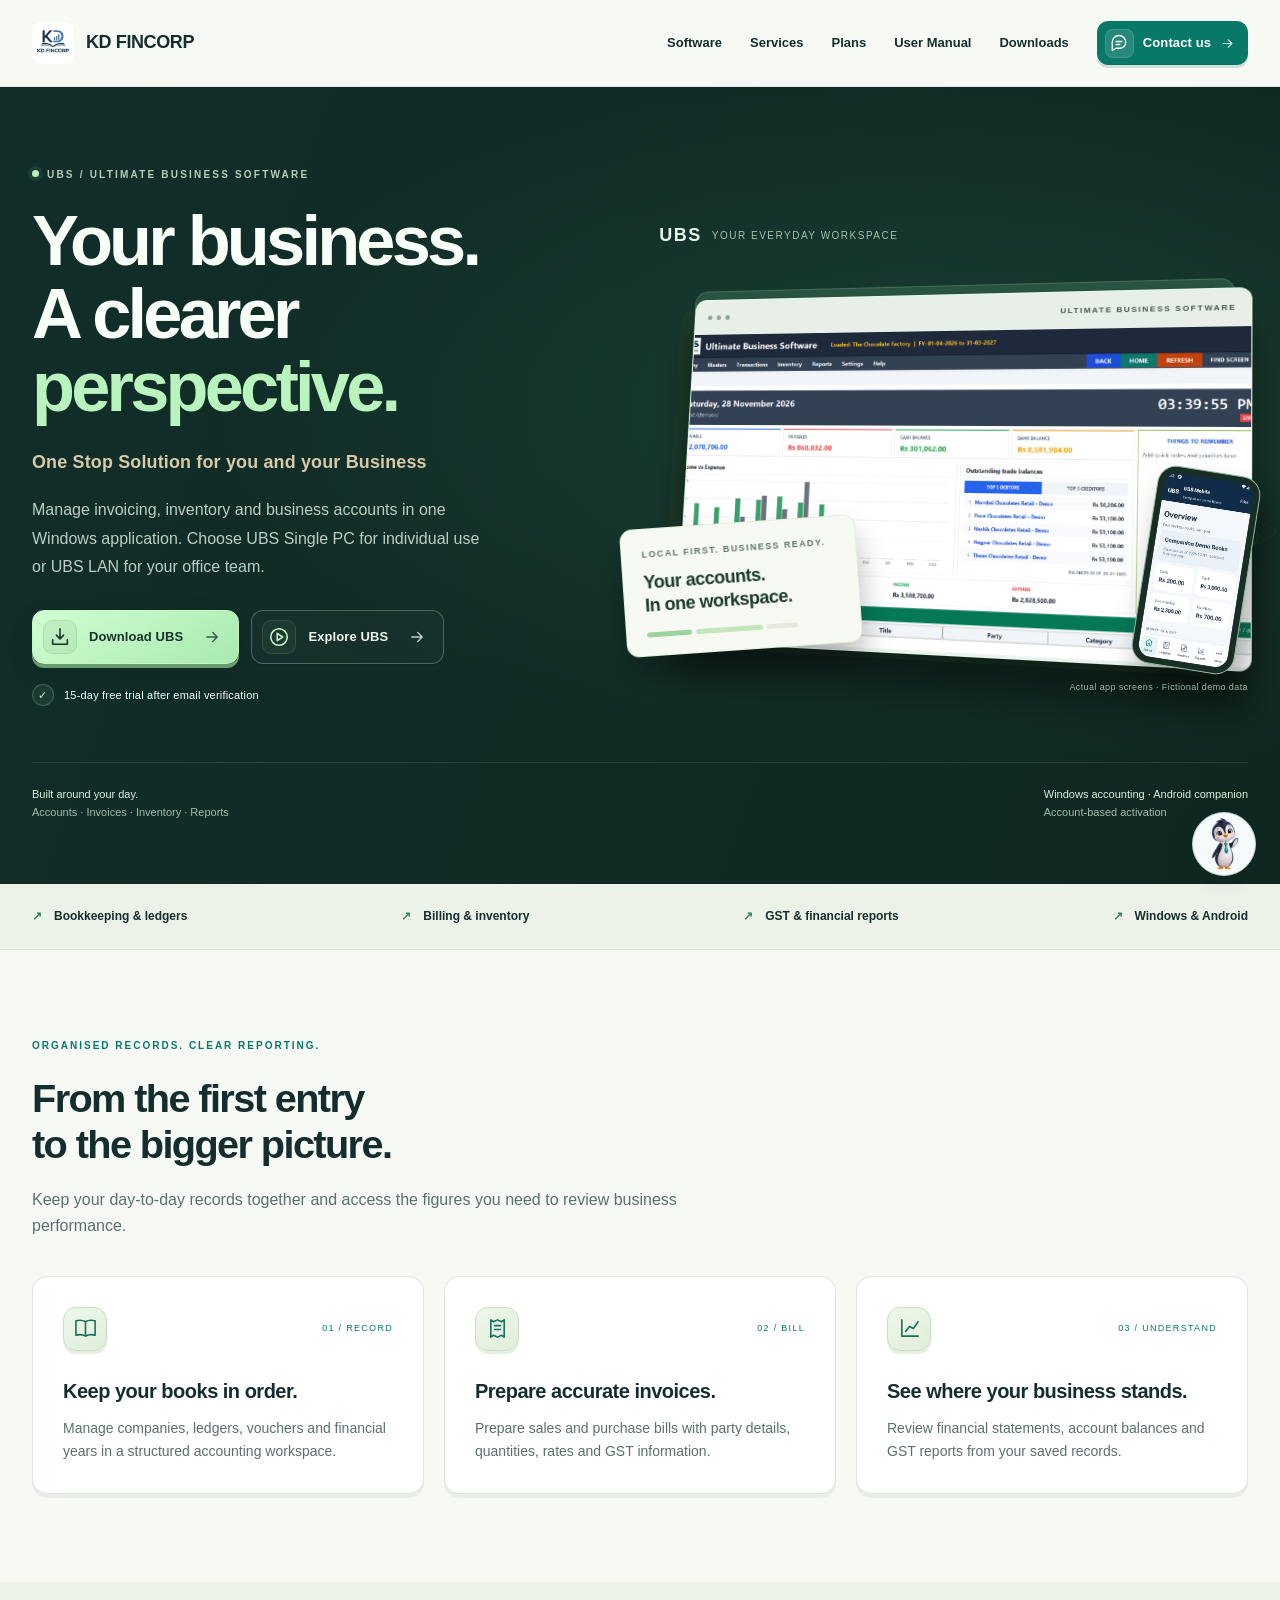
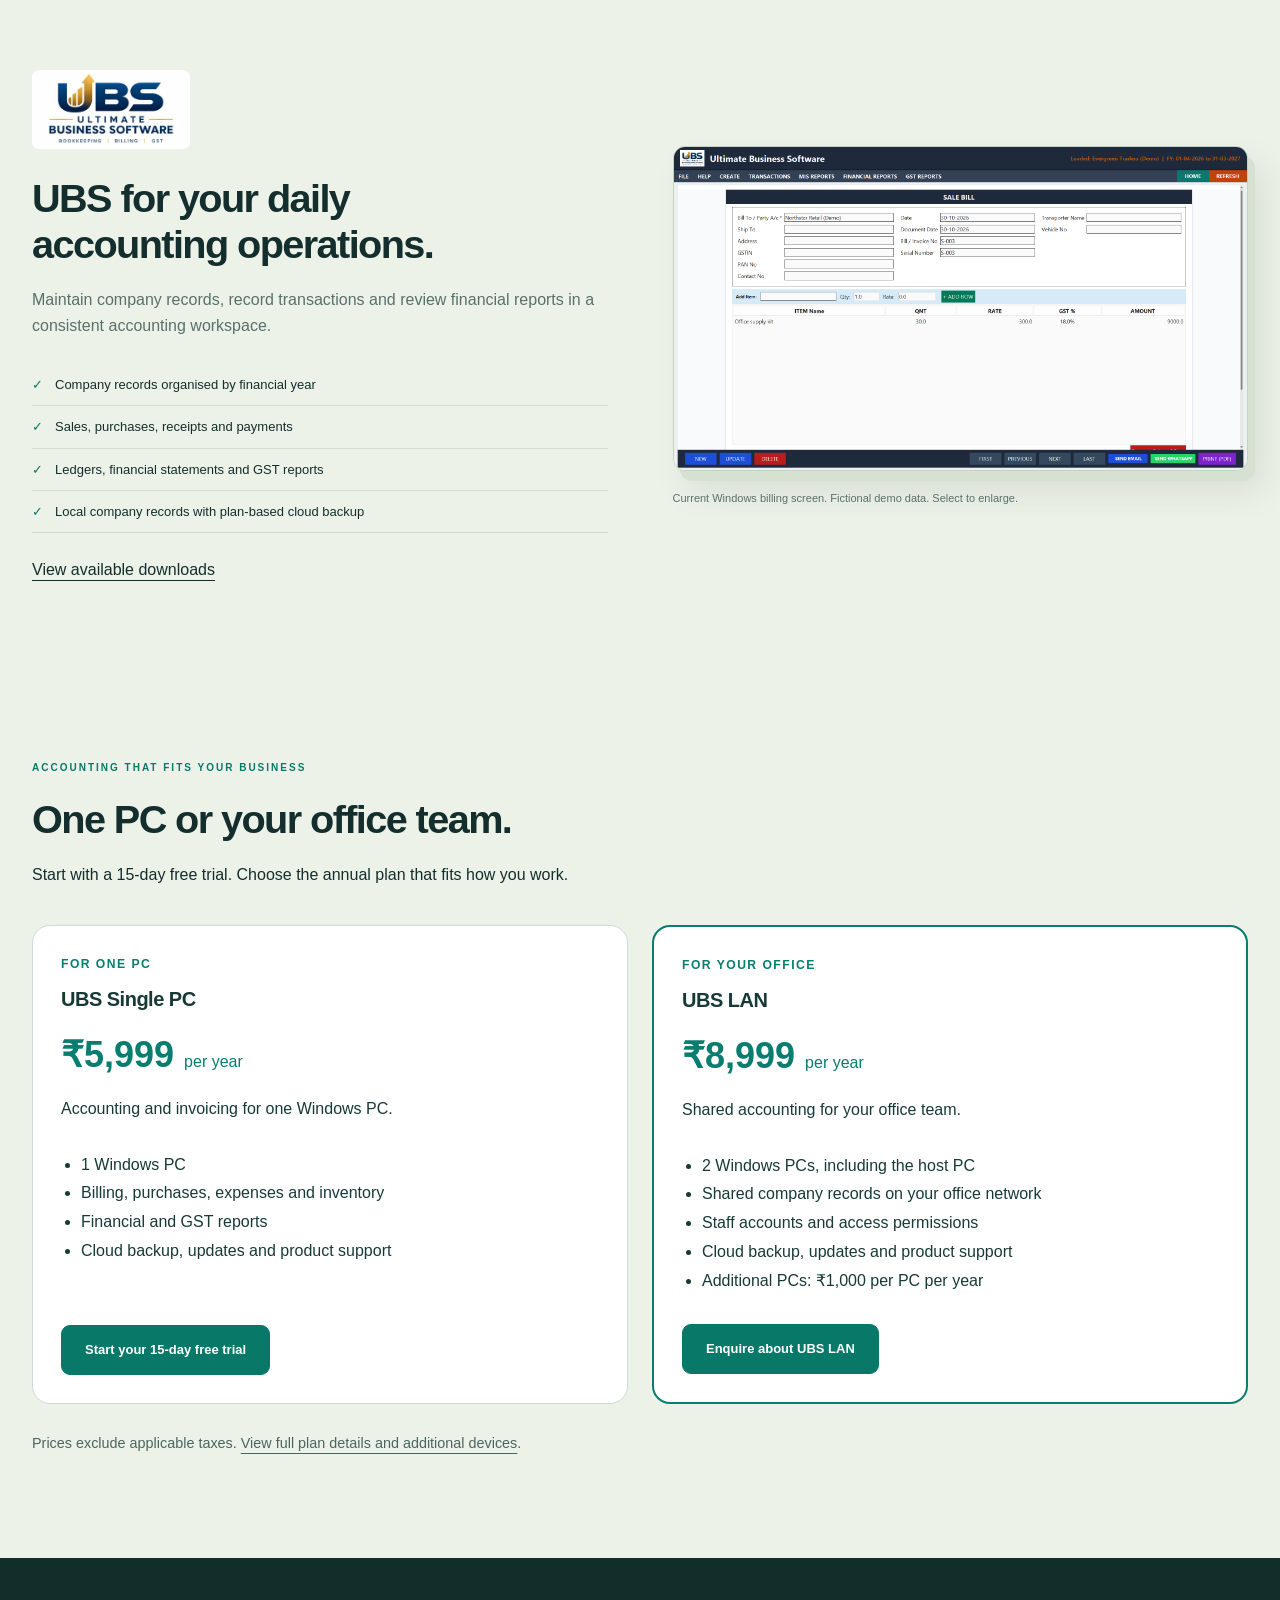
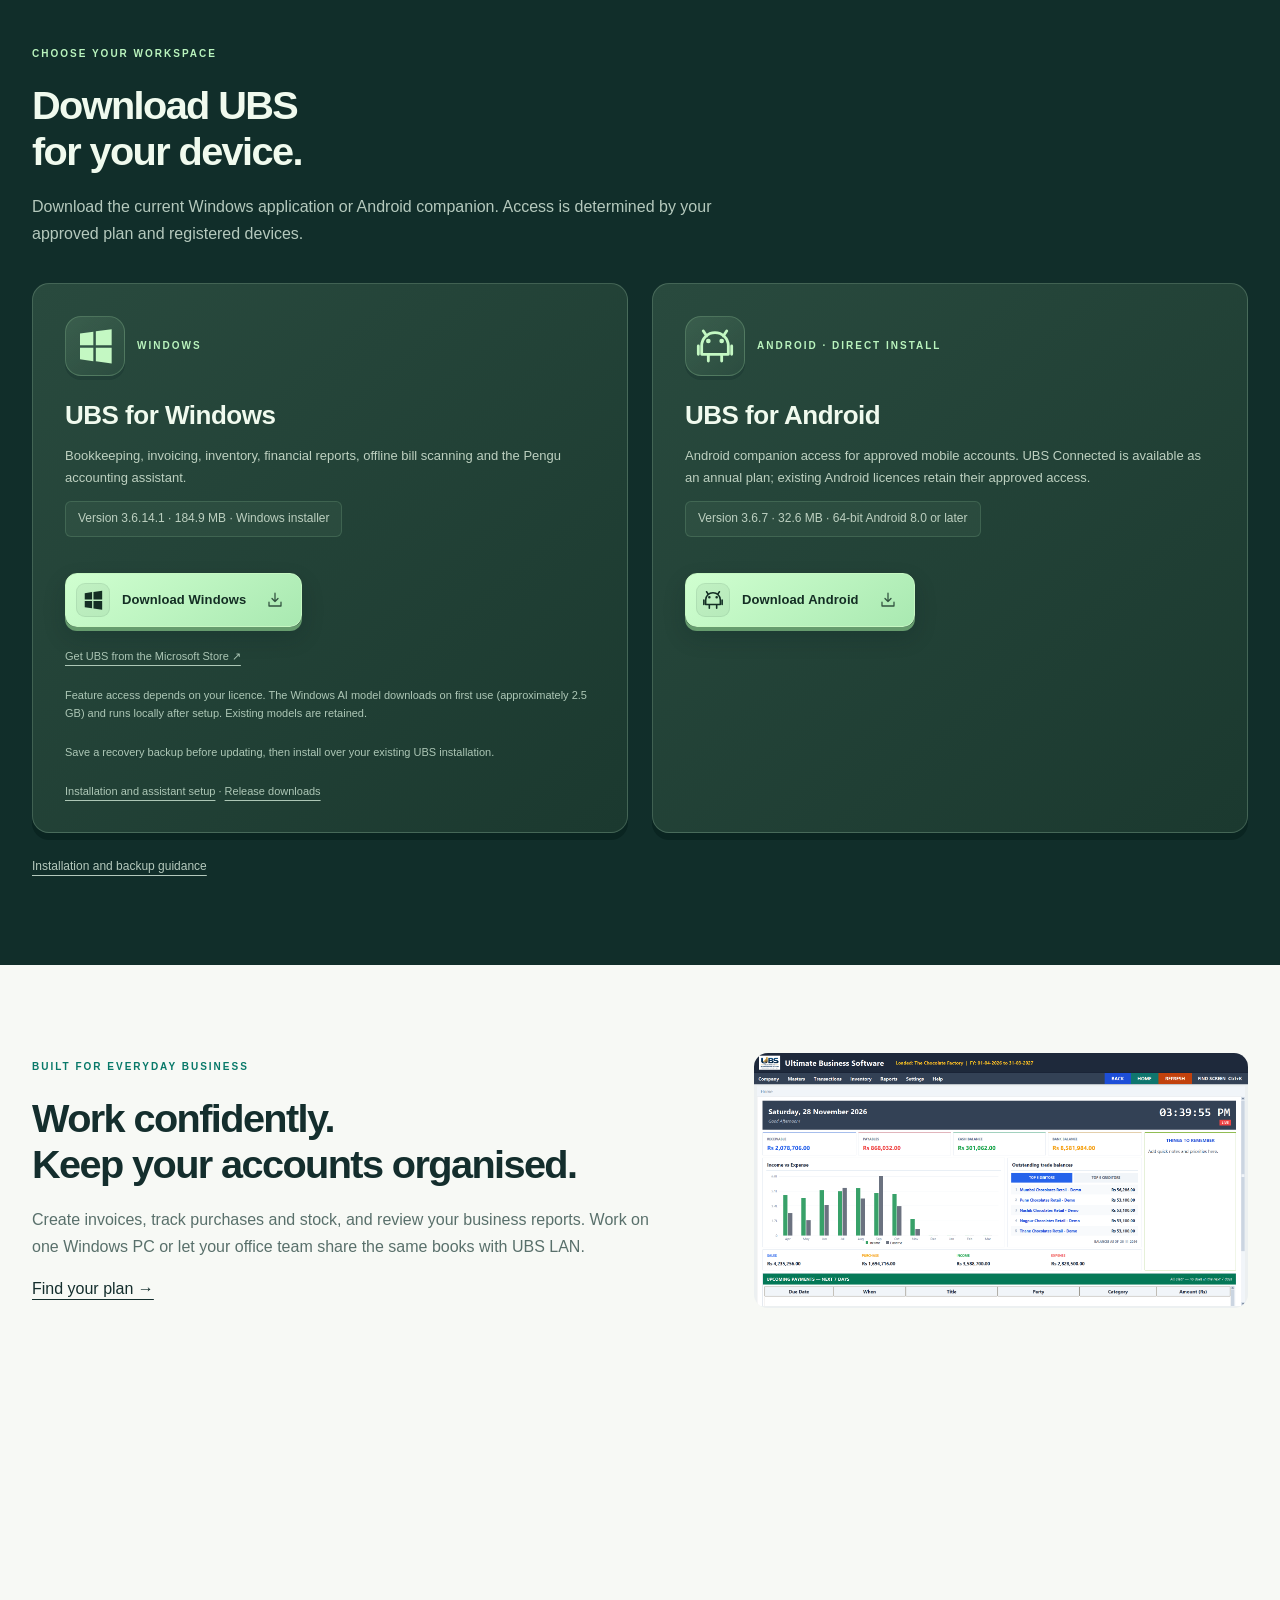
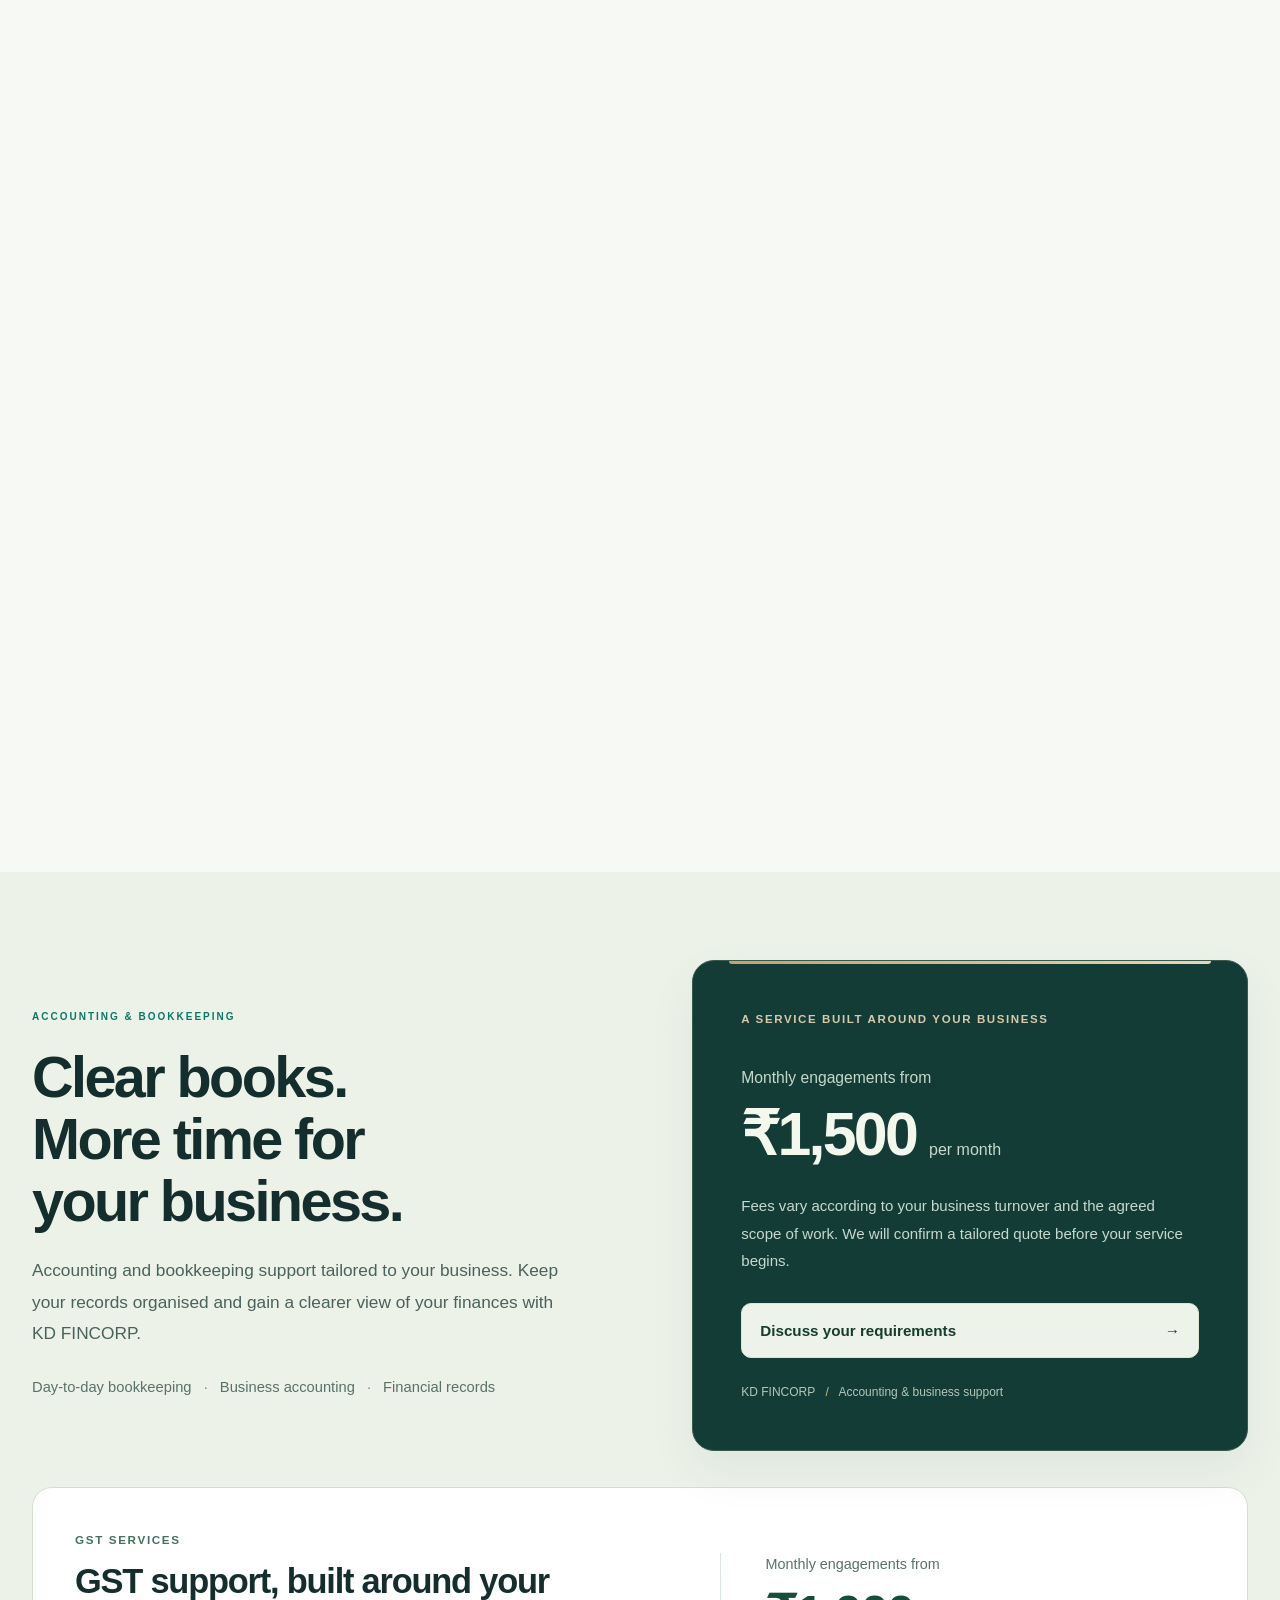
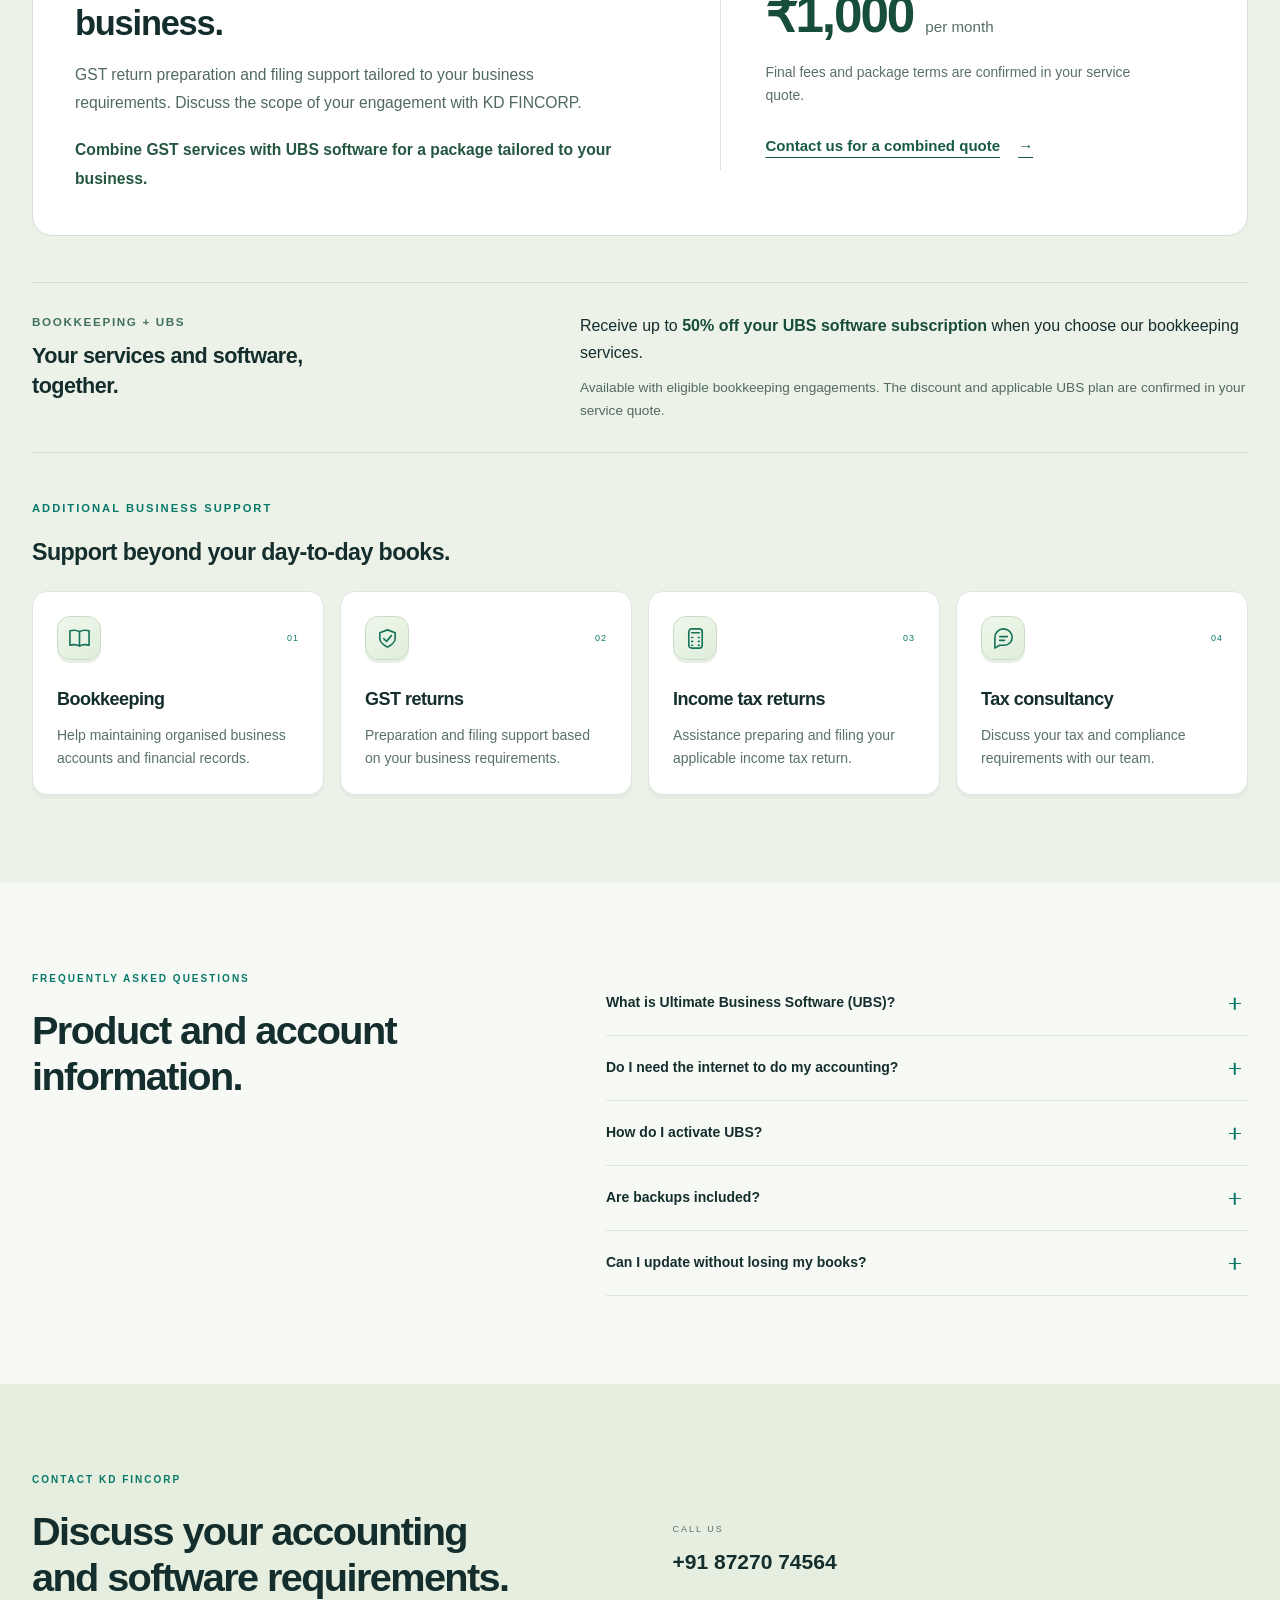
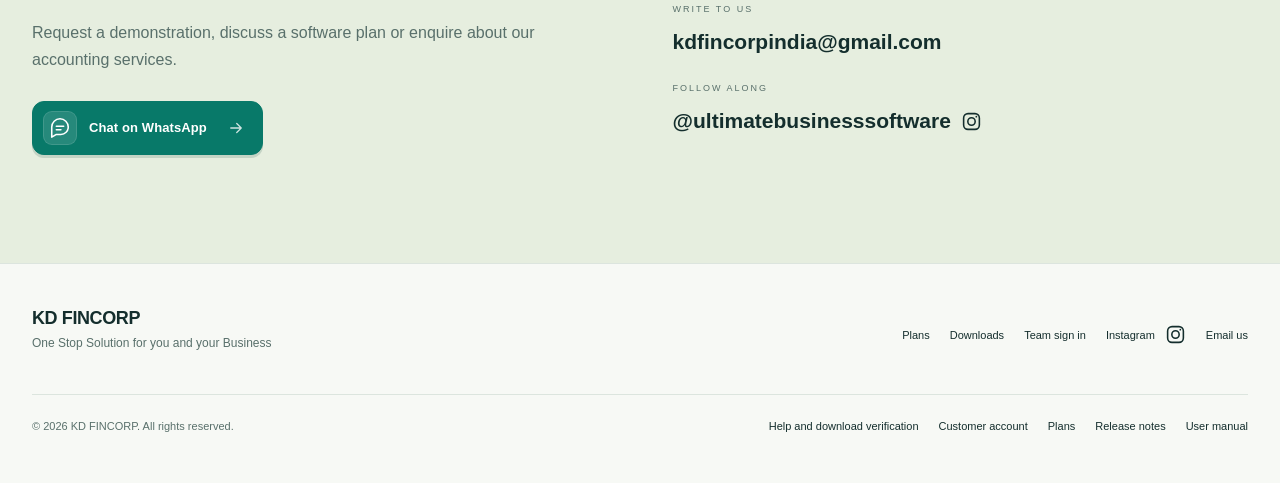
<file: index.html>
<!doctype html>
<html lang="en">
  <head>
    <title>Ultimate Business Software (UBS) | KD FINCORP</title>
    <meta
      name="description"
      content="Ultimate Business Software (UBS) by KD FINCORP: bookkeeping, billing, GST reports and local company records for Windows and Android. Explore Windows accounting plans, view the Android companion and start a 15-day free trial."
    />
    <link rel="canonical" href="https://kdfincorp.github.io/kdfincorp/" />
    <meta name="robots" content="index,follow,max-image-preview:large" />
    <meta property="og:type" content="website" />
    <meta property="og:site_name" content="KD FINCORP" />
    <meta property="og:locale" content="en_IN" />
    <meta property="og:url" content="https://kdfincorp.github.io/kdfincorp/" />
    <meta
      property="og:title"
      content="Ultimate Business Software (UBS) | KD FINCORP"
    />
    <meta
      property="og:description"
      content="Ultimate Business Software (UBS) by KD FINCORP: bookkeeping, billing, GST reports and local company records for Windows and Android. Explore Windows accounting plans, view the Android companion and start a 15-day free trial."
    />
    <meta
      property="og:image"
      content="https://kdfincorp.github.io/kdfincorp/assets/ubs-pc-dashboard-live-20261128.png"
    />
    <meta property="og:image:width" content="1920" />
    <meta property="og:image:height" content="1080" />
    <meta
      property="og:image:alt"
      content="Ultimate Business Software (UBS) accounting dashboard"
    />
    <meta name="twitter:card" content="summary_large_image" />
    <meta
      name="twitter:title"
      content="Ultimate Business Software (UBS) | KD FINCORP"
    />
    <meta
      name="twitter:description"
      content="Ultimate Business Software (UBS) by KD FINCORP: bookkeeping, billing, GST reports and local company records for Windows and Android. Explore Windows accounting plans, view the Android companion and start a 15-day free trial."
    />
    <meta
      name="twitter:image"
      content="https://kdfincorp.github.io/kdfincorp/assets/ubs-pc-dashboard-live-20261128.png"
    />
    <script type="application/ld+json">
      {
        "@context": "https://schema.org",
        "@graph": [
          {
            "@type": "Organization",
            "@id": "https://kdfincorp.github.io/kdfincorp/#organization",
            "name": "KD FINCORP",
            "url": "https://kdfincorp.github.io/kdfincorp/",
            "logo": "https://kdfincorp.github.io/kdfincorp/assets/kd-mark-modern-v1.webp",
            "email": "kdfincorpindia@gmail.com",
            "telephone": "+918727074564",
            "sameAs": ["https://www.instagram.com/ultimatebusinesssoftware/"]
          },
          {
            "@type": "WebSite",
            "@id": "https://kdfincorp.github.io/kdfincorp/#website",
            "url": "https://kdfincorp.github.io/kdfincorp/",
            "name": "KD FINCORP",
            "alternateName": "UBS - Ultimate Business Software",
            "publisher": {
              "@id": "https://kdfincorp.github.io/kdfincorp/#organization"
            },
            "inLanguage": "en-IN"
          },
          {
            "@type": "SoftwareApplication",
            "@id": "https://kdfincorp.github.io/kdfincorp/#software",
            "name": "Ultimate Business Software",
            "alternateName": "UBS",
            "applicationCategory": "BusinessApplication",
            "operatingSystem": ["Windows", "Android"],
            "softwareVersion": "3.6.14.1",
            "url": "https://kdfincorp.github.io/kdfincorp/#software",
            "image": "https://kdfincorp.github.io/kdfincorp/assets/ubs-pc-dashboard-live-20261128.png",
            "description": "Installed bookkeeping and billing software with local company records, financial and GST reports, and optional paid cloud backup and synchronisation.",
            "publisher": {
              "@id": "https://kdfincorp.github.io/kdfincorp/#organization"
            },
            "featureList": [
              "Bookkeeping and ledgers",
              "Sales and purchase billing",
              "Financial and GST reports",
              "Company records by financial year"
            ],
            "downloadUrl": [
              "https://github.com/kdfincorp/kdfincorp/releases/download/ubs-3.6.14.1/UltimateBookkeeping_Setup_v3.6.14.1.exe",
              "https://github.com/kdfincorp/kdfincorp/releases/download/ubs-3.6.14.1/UBS_Mobile_3.6.7.apk"
            ]
          },
          {
            "@type": "WebPage",
            "@id": "https://kdfincorp.github.io/kdfincorp/#webpage",
            "url": "https://kdfincorp.github.io/kdfincorp/",
            "name": "Ultimate Business Software (UBS) | KD FINCORP",
            "description": "Ultimate Business Software (UBS) by KD FINCORP: bookkeeping, billing, GST reports and local company records for Windows and Android. Explore Windows accounting plans, view the Android companion and start a 15-day free trial.",
            "isPartOf": {
              "@id": "https://kdfincorp.github.io/kdfincorp/#website"
            },
            "mainEntity": {
              "@id": "https://kdfincorp.github.io/kdfincorp/#software"
            },
            "inLanguage": "en-IN"
          }
        ]
      }
    </script>
    <meta
      name="google-site-verification"
      content="koEwPlhm3DKr0-pSL4qr_VKGm3OX_CBrm7cbU8yXPPM"
    />
    <meta charset="utf-8" />
    <meta name="viewport" content="width=device-width,initial-scale=1" />
    <meta name="theme-color" content="#142f36" />
    <link rel="icon" href="assets/kd-mark-modern-v1.webp" />
    <link rel="stylesheet" href="assets/helpdesk-346.css" />
    <link rel="stylesheet" href="assets/modern-depth-v1.css" />
    <link rel="stylesheet" href="assets/action-polish-v1.css" />
    <style id="ubs-pricing-361">
      .ubs-price-grid {
        display: grid;
        grid-template-columns: repeat(2, minmax(0, 1fr));
        gap: 24px;
        margin: 28px 0;
      }
      .ubs-price-card {
        background: #fff;
        border: 1px solid #ccdbd7;
        border-radius: 18px;
        padding: 28px;
        display: flex;
        flex-direction: column;
        gap: 12px;
        color: #173a37;
        min-width: 0;
      }
      .ubs-price-card h3,
      .ubs-price-card p {
        margin: 0;
      }
      .ubs-lan-card {
        border: 2px solid #087d70;
      }
      .ubs-plan-label {
        font-size: 0.76rem;
        letter-spacing: 0.12em;
        font-weight: 700;
        color: #087d70;
      }
      .ubs-plan-price {
        font-size: 2.25rem !important;
        font-weight: 750;
        color: #087d70;
      }
      .ubs-plan-price small {
        font-size: 1rem;
        font-weight: 400;
      }
      .ubs-price-card ul {
        padding-left: 20px;
        line-height: 1.8;
        flex: 1;
      }
      .ubs-price-card .btn {
        align-self: flex-start;
        max-width: 100%;
        white-space: normal;
      }
      .ubs-price-note {
        font-size: 0.9rem;
        line-height: 1.65;
        color: #4b6561;
      }
      .ubs-connected {
        margin-top: 40px;
        border-top: 1px solid #d4e1dd;
        padding-top: 24px;
      }
      .ubs-connected p {
        max-width: 850px;
      }
      a {
        overflow-wrap: anywhere;
      }
      @media (max-width: 700px) {
        .ubs-price-grid {
          grid-template-columns: 1fr;
        }
        .ubs-price-card {
          padding: 23px;
        }
      }
    </style>
    <style id="editorial-mobile-nav">
      @media (max-width: 480px) {
        header .nav {
          flex-wrap: wrap;
          gap: 8px;
        }
        header .nav nav {
          width: 100%;
          justify-content: space-between;
          gap: 10px;
        }
        header .nav nav a {
          white-space: nowrap;
          word-break: normal;
          overflow-wrap: normal;
          flex-shrink: 0;
          min-height: 44px;
          display: inline-flex;
          align-items: center;
        }
        header .nav nav a:nth-child(-n + 2) {
          display: none;
        }
      }
    </style>
    <link rel="stylesheet" href="assets/bookkeeping-services-v1.css" />
    <link rel="stylesheet" href="assets/gst-services-v1.css" />
    <style id="brand-tagline">
      .hero .brand-tagline {
        color: #d8c9a8;
        font-size: clamp(0.95rem, 1.6vw, 1.12rem);
        font-weight: 550;
        line-height: 1.6;
        letter-spacing: 0.01em;
        margin: 19px 0;
        max-width: 34em;
      }
    </style>
  </head>
  <body>
    <a class="skip" href="#main">Skip to content</a>
    <header>
      <div class="wrap nav">
        <a class="brand" href="https://kdfincorp.github.io/kdfincorp/"
          ><img
            src="assets/kd-mark-modern-v1.webp"
            width="42"
            height="44"
            alt="KD"
          /><span>KD FINCORP</span></a
        >
        <nav aria-label="Main navigation">
          <a href="https://kdfincorp.github.io/kdfincorp/#software">Software</a
          ><a href="https://kdfincorp.github.io/kdfincorp/#services">Services</a
          ><a href="plans.html">Plans</a><a href="user-manual.html">User Manual</a><a href="#download">Downloads</a
          ><a
            class="btn social-link"
            href="https://kdfincorp.github.io/kdfincorp/#contact"
            data-ui-action="chat"
            ><span class="action-icon"
              ><svg
                class="ui-icon"
                data-ui-icon="chat"
                viewBox="0 0 24 24"
                width="22"
                height="22"
                fill="none"
                stroke="currentColor"
                stroke-width="1.7"
                stroke-linecap="round"
                stroke-linejoin="round"
                aria-hidden="true"
                focusable="false"
              >
                <path d="M21 11a8 8 0 0 1-8 8H8l-5 3V11a9 9 0 0 1 18 0Z" />
                <path d="M8 10h8m-8 4h5" /></svg></span
            ><span class="action-label">Contact us</span
            ><svg
              class="ui-icon action-arrow"
              data-ui-icon="arrow"
              viewBox="0 0 24 24"
              width="22"
              height="22"
              fill="none"
              stroke="currentColor"
              stroke-width="1.7"
              stroke-linecap="round"
              stroke-linejoin="round"
              aria-hidden="true"
              focusable="false"
            >
              <path d="M5 12h14m-6-6 6 6-6 6" /></svg
          ></a>
        </nav>
      </div>
    </header>
    <main id="main">
      <section class="hero" aria-labelledby="hero-title">
        <div class="wrap hero-grid">
          <div>
            <span class="eyebrow"
              ><span class="status-dot" aria-hidden="true"></span>UBS / ULTIMATE
              BUSINESS SOFTWARE</span
            >

            <h1 id="hero-title">
              Your business.<br />A clearer<br /><em>perspective.</em>
            </h1>

            <p class="brand-tagline">
              One Stop Solution for you and your Business
            </p>

            <p class="lead">
              Manage invoicing, inventory and business accounts in one Windows
              application. Choose UBS Single PC for individual use or UBS LAN
              for your office team.
            </p>

            <div class="actions">
              <a class="btn" href="#download" data-ui-action="download"
                ><span class="action-icon"
                  ><svg
                    class="ui-icon"
                    data-ui-icon="download"
                    viewBox="0 0 24 24"
                    width="22"
                    height="22"
                    fill="none"
                    stroke="currentColor"
                    stroke-width="1.7"
                    stroke-linecap="round"
                    stroke-linejoin="round"
                    aria-hidden="true"
                    focusable="false"
                  >
                    <path d="M12 3v11m-4-4 4 4 4-4M4 15v5h16v-5" /></svg></span
                ><span class="action-label">Download UBS</span
                ><svg
                  class="ui-icon action-arrow"
                  data-ui-icon="arrow"
                  viewBox="0 0 24 24"
                  width="22"
                  height="22"
                  fill="none"
                  stroke="currentColor"
                  stroke-width="1.7"
                  stroke-linecap="round"
                  stroke-linejoin="round"
                  aria-hidden="true"
                  focusable="false"
                >
                  <path d="M5 12h14m-6-6 6 6-6 6" /></svg></a
              ><a class="btn outline" href="#interfaces" data-ui-action="play"
                ><span class="action-icon"
                  ><svg
                    class="ui-icon"
                    data-ui-icon="play"
                    viewBox="0 0 24 24"
                    width="22"
                    height="22"
                    fill="none"
                    stroke="currentColor"
                    stroke-width="1.7"
                    stroke-linecap="round"
                    stroke-linejoin="round"
                    aria-hidden="true"
                    focusable="false"
                  >
                    <circle cx="12" cy="12" r="9" />
                    <path d="m10 8 6 4-6 4Z" /></svg></span
                ><span class="action-label">Explore UBS</span
                ><svg
                  class="ui-icon action-arrow"
                  data-ui-icon="arrow"
                  viewBox="0 0 24 24"
                  width="22"
                  height="22"
                  fill="none"
                  stroke="currentColor"
                  stroke-width="1.7"
                  stroke-linecap="round"
                  stroke-linejoin="round"
                  aria-hidden="true"
                  focusable="false"
                >
                  <path d="M5 12h14m-6-6 6 6-6 6" /></svg
              ></a>
            </div>

            <p class="hero-note">
              <span aria-hidden="true">✓</span>15-day free trial after email
              verification
            </p>
          </div>
          <div
            class="depth-stage"
            aria-label="UBS Windows and Android interface previews"
          >
            <div class="depth-label">
              <b>UBS</b><span>YOUR EVERYDAY WORKSPACE</span>
            </div>
            <div class="orbit" aria-hidden="true"></div>

            <div class="depth-stack">
              <div class="depth-back" aria-hidden="true"></div>
              <div class="hero-screen">
                <div class="screen-top">
                  <i class="dot"></i><i class="dot"></i><i class="dot"></i
                  ><span>ULTIMATE BUSINESS SOFTWARE</span>
                </div>
                <a
                  href="assets/ubs-pc-dashboard-live-20261128.png"
                  target="_blank"
                  rel="noopener"
                  aria-label="Enlarge the Windows dashboard preview"
                  ><img
                    src="assets/ubs-pc-dashboard-live-20261128.png"
                    width="1920"
                    height="1080"
                    alt="UBS Windows dashboard with demonstration company figures"
                    fetchpriority="high"
                    decoding="async"
                /></a>
              </div>
            </div>

            <div class="depth-card">
              <small>LOCAL FIRST. BUSINESS READY.</small
              ><strong>Your accounts.<br />In one workspace.</strong>
              <div class="mini-rule" aria-hidden="true">
                <i></i><i></i><i></i>
              </div>
            </div>

            <div class="phone-depth">
              <img
                src="assets/ubs-mobile-home-v313.png"
                width="320"
                height="640"
                alt="UBS Android home with demonstration balances"
                decoding="async"
              />
            </div>
            <span class="scene-caption"
              >Actual app screens · Fictional demo data</span
            >
          </div>
        </div>
        <div class="wrap hero-bottom">
          <span
            ><strong>Built around your day.</strong><br />Accounts · Invoices ·
            Inventory · Reports</span
          ><span
            ><strong>Windows accounting · Android companion</strong
            ><br />Account-based activation</span
          >
        </div>
      </section>

      <div class="strip">
        <div class="wrap">
          <span>Bookkeeping &amp; ledgers</span
          ><span>Billing &amp; inventory</span
          ><span>GST &amp; financial reports</span
          ><span>Windows &amp; Android</span>
        </div>
      </div>

      <section class="pad" id="software">
        <div class="wrap">
          <div class="heading">
            <span class="eyebrow">Organised records. Clear reporting.</span>
            <h2>From the first entry<br />to the bigger picture.</h2>
            <p class="muted">
              Keep your day-to-day records together and access the figures you
              need to review business performance.
            </p>
          </div>
          <div class="grid3">
            <article class="card">
              <div class="card-kicker">
                <span class="feature-icon"
                  ><svg
                    class="ui-icon"
                    data-ui-icon="book"
                    viewBox="0 0 24 24"
                    width="22"
                    height="22"
                    fill="none"
                    stroke="currentColor"
                    stroke-width="1.7"
                    stroke-linecap="round"
                    stroke-linejoin="round"
                    aria-hidden="true"
                    focusable="false"
                  >
                    <path
                      d="M12 5c-3-2-6-2-10-1v15c4-1 7-1 10 1 3-2 6-2 10-1V4c-4-1-7-1-10 1Zm0 0v15"
                    /></svg></span
                ><span class="num">01 / RECORD</span>
              </div>
              <h3>Keep your books in order.</h3>
              <p>
                Manage companies, ledgers, vouchers and financial years in a
                structured accounting workspace.
              </p>
            </article>
            <article class="card">
              <div class="card-kicker">
                <span class="feature-icon"
                  ><svg
                    class="ui-icon"
                    data-ui-icon="receipt"
                    viewBox="0 0 24 24"
                    width="22"
                    height="22"
                    fill="none"
                    stroke="currentColor"
                    stroke-width="1.7"
                    stroke-linecap="round"
                    stroke-linejoin="round"
                    aria-hidden="true"
                    focusable="false"
                  >
                    <path
                      d="M5 3v18l3-2 4 2 4-2 3 2V3l-3 2-4-2-4 2-3-2Zm4 6h6m-6 4h6"
                    /></svg></span
                ><span class="num">02 / BILL</span>
              </div>
              <h3>Prepare accurate invoices.</h3>
              <p>
                Prepare sales and purchase bills with party details, quantities,
                rates and GST information.
              </p>
            </article>
            <article class="card">
              <div class="card-kicker">
                <span class="feature-icon"
                  ><svg
                    class="ui-icon"
                    data-ui-icon="chart"
                    viewBox="0 0 24 24"
                    width="22"
                    height="22"
                    fill="none"
                    stroke="currentColor"
                    stroke-width="1.7"
                    stroke-linecap="round"
                    stroke-linejoin="round"
                    aria-hidden="true"
                    focusable="false"
                  >
                    <path d="M4 3v17h17M8 15l4-5 4 2 5-7" /></svg></span
                ><span class="num">03 / UNDERSTAND</span>
              </div>
              <h3>See where your business stands.</h3>
              <p>
                Review financial statements, account balances and GST reports
                from your saved records.
              </p>
            </article>
          </div>
        </div>
      </section>

      <section class="pad product">
        <div class="wrap split">
          <div>
            <img
              class="product-logo"
              src="assets/ubs-mark-modern-v1.webp"
              width="1774"
              height="887"
              alt="Ultimate Business Software"
              loading="lazy"
            />
            <h2>UBS for your daily<br />accounting operations.</h2>
            <p class="muted">
              Maintain company records, record transactions and review financial
              reports in a consistent accounting workspace.
            </p>
            <ul class="checks">
              <li>Company records organised by financial year</li>
              <li>Sales, purchases, receipts and payments</li>
              <li>Ledgers, financial statements and GST reports</li>
              <li>Local company records with plan-based cloud backup</li>
            </ul>
            <a href="#download">View available downloads</a>
          </div>
          <figure style="margin: 0">
            <div class="screen">
              <a
                href="assets/ubs-pc-billing-v312.png"
                target="_blank"
                rel="noopener"
                ><img
                  src="assets/ubs-pc-billing-v312.png"
                  width="1920"
                  height="1080"
                  alt="UBS sale bill showing party details, item lines and GST using fictional data"
                  loading="lazy"
              /></a>
            </div>
            <figcaption class="image-caption">
              Current Windows billing screen. Fictional demo data. Select to
              enlarge.
            </figcaption>
          </figure>
        </div>
      </section>

      <section class="pad product" id="plans">
        <div class="wrap">
          <div class="heading">
            <span class="eyebrow">ACCOUNTING THAT FITS YOUR BUSINESS</span>
            <h2>One PC or your office team.</h2>
            <p>
              Start with a 15-day free trial. Choose the annual plan that fits
              how you work.
            </p>
          </div>
          <div class="ubs-price-grid">
            <article class="ubs-price-card">
              <span class="ubs-plan-label">FOR ONE PC</span>
              <h3>UBS Single PC</h3>
              <p class="ubs-plan-price">&#8377;5,999 <small>per year</small></p>
              <p>Accounting and invoicing for one Windows PC.</p>
              <ul>
                <li>1 Windows PC</li>
                <li>Billing, purchases, expenses and inventory</li>
                <li>Financial and GST reports</li>
                <li>Cloud backup, updates and product support</li>
              </ul>
              <a class="btn" href="index.html#download"
                >Start your 15-day free trial</a
              >
            </article>
            <article class="ubs-price-card ubs-lan-card">
              <span class="ubs-plan-label">FOR YOUR OFFICE</span>
              <h3>UBS LAN</h3>
              <p class="ubs-plan-price">&#8377;8,999 <small>per year</small></p>
              <p>Shared accounting for your office team.</p>
              <ul>
                <li>2 Windows PCs, including the host PC</li>
                <li>Shared company records on your office network</li>
                <li>Staff accounts and access permissions</li>
                <li>Cloud backup, updates and product support</li>
                <li>Additional PCs: &#8377;1,000 per PC per year</li>
              </ul>
              <a
                class="btn"
                href="mailto:kdfincorpindia@gmail.com?subject=UBS%20LAN%20enquiry"
                >Enquire about UBS LAN</a
              >
            </article>
          </div>
          <p class="ubs-price-note">
            Prices exclude applicable taxes.
            <a href="plans.html"
              >View full plan details and additional devices</a
            >.
          </p>
        </div>
      </section>
      <section class="pad downloads" id="download">
        <div class="wrap">
          <div class="heading">
            <span class="eyebrow">Choose your workspace</span>
            <h2>Download UBS<br />for your device.</h2>
            <p class="muted" data-release="3.6.2">
              Download the current Windows application or Android companion.
              Access is determined by your approved plan and registered devices.
            </p>
          </div>
          <div class="download-grid">
            <article class="download-card" data-windows-release="3.6.14.1">
              <div class="platform-heading">
                <svg
                  class="ui-icon platform-mark"
                  data-ui-icon="windows"
                  viewBox="0 0 24 24"
                  width="22"
                  height="22"
                  fill="none"
                  stroke="currentColor"
                  stroke-width="1.7"
                  stroke-linecap="round"
                  stroke-linejoin="round"
                  aria-hidden="true"
                  focusable="false"
                >
                  <path
                    fill="currentColor"
                    stroke="none"
                    d="M3 4.5 11 3.4v8.1H3Zm9.5-1.3L22 2v9.5h-9.5ZM3 13h8v8.1L3 20Zm9.5 0H22v9.5l-9.5-1.3Z"
                  /></svg
                ><span class="label">WINDOWS</span>
              </div>
              <h3>UBS for Windows</h3>
              <p>
                Bookkeeping, invoicing, inventory, financial reports, offline
                bill scanning and the Pengu accounting assistant.
              </p>
              <p class="release">
                Version 3.6.14.1 &middot; 184.9 MB &middot; Windows installer
              </p>
              <a
                class="btn"
                data-download="windows"
                href="https://github.com/kdfincorp/kdfincorp/releases/download/ubs-3.6.14.1/UltimateBookkeeping_Setup_v3.6.14.1.exe"
                data-ui-action="windows"
                ><span class="action-icon"
                  ><svg
                    class="ui-icon"
                    data-ui-icon="windows"
                    viewBox="0 0 24 24"
                    width="22"
                    height="22"
                    fill="none"
                    stroke="currentColor"
                    stroke-width="1.7"
                    stroke-linecap="round"
                    stroke-linejoin="round"
                    aria-hidden="true"
                    focusable="false"
                  >
                    <path
                      fill="currentColor"
                      stroke="none"
                      d="M3 4.5 11 3.4v8.1H3Zm9.5-1.3L22 2v9.5h-9.5ZM3 13h8v8.1L3 20Zm9.5 0H22v9.5l-9.5-1.3Z"
                    /></svg></span
                ><span class="action-label">Download Windows</span
                ><svg
                  class="ui-icon action-arrow"
                  data-ui-icon="download"
                  viewBox="0 0 24 24"
                  width="22"
                  height="22"
                  fill="none"
                  stroke="currentColor"
                  stroke-width="1.7"
                  stroke-linecap="round"
                  stroke-linejoin="round"
                  aria-hidden="true"
                  focusable="false"
                >
                  <path d="M12 3v11m-4-4 4 4 4-4M4 15v5h16v-5" /></svg
              ></a>
              <p class="package-note">
                Feature access depends on your licence. The Windows AI model
                downloads on first use (approximately 2.5 GB) and runs locally
                after setup. Existing models are retained.
              </p>
              <p class="package-note">
                Save a recovery backup before updating, then install over your
                existing UBS installation.
              </p>
              <p class="package-note">
                <a href="help.html#windows-install"
                  >Installation and assistant setup</a
                >
                &middot;
                <a
                  href="https://github.com/kdfincorp/kdfincorp/releases/tag/ubs-3.6.14.1"
                  >Release downloads</a
                >
              </p>
            </article>
            <article class="download-card">
              <div class="platform-heading">
                <svg
                  class="ui-icon platform-mark"
                  data-ui-icon="android"
                  viewBox="0 0 24 24"
                  width="22"
                  height="22"
                  fill="none"
                  stroke="currentColor"
                  stroke-width="1.7"
                  stroke-linecap="round"
                  stroke-linejoin="round"
                  aria-hidden="true"
                  focusable="false"
                >
                  <path
                    d="m7 6-2-3m12 3 2-3M4 12a8 8 0 0 1 16 0v5H4v-5Zm-2 0v5m20-5v5M8 17v4m8-4v4"
                  />
                  <path d="M8 9h.01M16 9h.01" stroke-width="2.8" /></svg
                ><span class="label">ANDROID · DIRECT INSTALL</span>
              </div>
              <h3>UBS for Android</h3>
              <p>
                Android companion access for approved mobile accounts. UBS
                Connected is available as an annual plan; existing
                Android licences retain their approved access.
              </p>
              <p class="release">
                Version 3.6.7 &middot; 32.6 MB &middot; 64-bit Android 8.0 or
                later
              </p>
              <a
                class="btn"
                href="https://github.com/kdfincorp/kdfincorp/releases/download/ubs-3.6.14.1/UBS_Mobile_3.6.7.apk"
                data-ui-action="android"
                ><span class="action-icon"
                  ><svg
                    class="ui-icon"
                    data-ui-icon="android"
                    viewBox="0 0 24 24"
                    width="22"
                    height="22"
                    fill="none"
                    stroke="currentColor"
                    stroke-width="1.7"
                    stroke-linecap="round"
                    stroke-linejoin="round"
                    aria-hidden="true"
                    focusable="false"
                  >
                    <path
                      d="m7 6-2-3m12 3 2-3M4 12a8 8 0 0 1 16 0v5H4v-5Zm-2 0v5m20-5v5M8 17v4m8-4v4"
                    />
                    <path
                      d="M8 9h.01M16 9h.01"
                      stroke-width="2.8"
                    /></svg></span
                ><span class="action-label">Download Android</span
                ><svg
                  class="ui-icon action-arrow"
                  data-ui-icon="download"
                  viewBox="0 0 24 24"
                  width="22"
                  height="22"
                  fill="none"
                  stroke="currentColor"
                  stroke-width="1.7"
                  stroke-linecap="round"
                  stroke-linejoin="round"
                  aria-hidden="true"
                  focusable="false"
                >
                  <path d="M12 3v11m-4-4 4 4 4-4M4 15v5h16v-5" /></svg
              ></a>
            </article>
          </div>
          <p class="fine" style="margin: 24px 0 0">
            <a
              href="https://kd-server-728cca73.kdsoftwares-728cca73.workers.dev/downloads"
              >Installation and backup guidance</a
            >
          </p>
        </div>
      </section>

      <section class="pad">
        <div class="wrap gallery">
          <div>
            <span class="eyebrow">BUILT FOR EVERYDAY BUSINESS</span>
            <h2>Work confidently.<br />Keep your accounts organised.</h2>
            <p class="muted">
              Create invoices, track purchases and stock, and review your
              business reports. Work on one Windows PC or let your office team
              share the same books with UBS LAN.
            </p>
            <a href="plans.html">Find your plan &rarr;</a>
          </div>
          <figure style="margin: 0">
            <img
              class="pc-interface"
              src="assets/ubs-pc-dashboard-live-20261128.png"
              alt="UBS Windows accounting dashboard with fictional demo figures"
              loading="lazy"
              style="width: 100%; height: auto; border-radius: 14px"
            />
          </figure>
        </div>
      </section>

      <section class="pad" id="interfaces">
        <div class="wrap">
          <div class="heading">
            <span class="eyebrow">INSIDE ULTIMATE BUSINESS SOFTWARE</span>
            <h2>Explore the UBS interface.</h2>
            <p class="muted">
              Preview the Windows and Android interfaces using demonstration
              data. Select an image to enlarge it. Available features depend on
              your approved plan.
            </p>
          </div>
          <div class="interface-grid">
            <figure class="interface-card">
              <a
                href="assets/ubs-pc-dashboard-live-20261128.png"
                target="_blank"
                rel="noopener"
                aria-label="Open PC · Dashboard preview at full size"
                ><img
                  class="pc-interface"
                  src="assets/ubs-pc-dashboard-live-20261128.png"
                  alt="Ultimate Business Software PC · Dashboard interface, Evergreen Traders demonstration company"
                  loading="lazy"
                  decoding="async"
              /></a>
              <figcaption>
                <h3>PC · Dashboard</h3>
                <p>Sales, purchases and business figures in one workspace.</p>
                <span>Demonstration data · View full size</span>
              </figcaption>
            </figure>
            <figure class="interface-card">
              <a
                href="assets/ubs-pc-billing-v312.png"
                target="_blank"
                rel="noopener"
                aria-label="Open PC · Sales billing preview at full size"
                ><img
                  class="pc-interface"
                  src="assets/ubs-pc-billing-v312.png"
                  alt="Ultimate Business Software PC · Sales billing interface, Evergreen Traders demonstration company"
                  loading="lazy"
                  decoding="async"
              /></a>
              <figcaption>
                <h3>PC · Sales billing</h3>
                <p>Party details, item lines and invoice totals.</p>
                <span>Demonstration data · View full size</span>
              </figcaption>
            </figure>
            <figure class="interface-card">
              <a
                href="assets/ubs-pc-reports-v312.png"
                target="_blank"
                rel="noopener"
                aria-label="Open PC · Sales register preview at full size"
                ><img
                  class="pc-interface"
                  src="assets/ubs-pc-reports-v312.png"
                  alt="Ultimate Business Software PC · Sales register interface, Evergreen Traders demonstration company"
                  loading="lazy"
                  decoding="async"
              /></a>
              <figcaption>
                <h3>PC · Sales register</h3>
                <p>Review your saved invoices and sales figures.</p>
                <span>Demonstration data · View full size</span>
              </figcaption>
            </figure>
            <figure class="interface-card">
              <a
                href="assets/ubs-mobile-home-v313.png"
                target="_blank"
                rel="noopener"
                aria-label="Open Android · Home preview at full size"
                ><img
                  class="phone-interface"
                  src="assets/ubs-mobile-home-v313.png"
                  alt="Ultimate Business Software Android · Home interface, Evergreen Traders demonstration company"
                  loading="lazy"
                  decoding="async"
              /></a>
              <figcaption>
                <h3>Android · Home</h3>
                <p>
                  Cash, bank, receivables and payables with simple everyday
                  actions.
                </p>
                <span>Demonstration data · View full size</span>
              </figcaption>
            </figure>
            <figure class="interface-card">
              <a
                href="assets/ubs-mobile-billing-v313.png"
                target="_blank"
                rel="noopener"
                aria-label="Open Android · Invoice viewing preview at full size"
                ><img
                  class="phone-interface"
                  src="assets/ubs-mobile-billing-v313.png"
                  alt="Ultimate Business Software Android · Invoice viewing interface, Evergreen Traders demonstration company"
                  loading="lazy"
                  decoding="async"
              /></a>
              <figcaption>
                <h3>Android · Invoice viewing</h3>
                <p>
                  View saved invoices and share a PDF with an eligible paid
                  plan.
                </p>
                <span>Demonstration data · View full size</span>
              </figcaption>
            </figure>
            <figure class="interface-card">
              <a
                href="assets/ubs-mobile-items-v313.png"
                target="_blank"
                rel="noopener"
                aria-label="Open Android · Stock availability preview at full size"
                ><img
                  class="phone-interface"
                  src="assets/ubs-mobile-items-v313.png"
                  alt="Ultimate Business Software Android · Stock availability interface, Evergreen Traders demonstration company"
                  loading="lazy"
                  decoding="async"
              /></a>
              <figcaption>
                <h3>Android · Stock availability</h3>
                <p>Search items and check availability in your saved books.</p>
                <span>Demonstration data · View full size</span>
              </figcaption>
            </figure>
          </div>
        </div>
      </section>
      <section
        class="pad product bk-services"
        id="services"
        aria-labelledby="bk-title"
      >
        <div class="wrap">
          <div class="bk-layout">
            <div class="bk-editorial">
              <span class="eyebrow">ACCOUNTING &amp; BOOKKEEPING</span>

              <h2 id="bk-title">
                Clear books.<br />More time for<br />your business.
              </h2>

              <p class="bk-intro">
                Accounting and bookkeeping support tailored to your business.
                Keep your records organised and gain a clearer view of your
                finances with KD FINCORP.
              </p>

              <p class="bk-scope">
                Day-to-day bookkeeping
                <span aria-hidden="true">&middot;</span> Business accounting
                <span aria-hidden="true">&middot;</span> Financial records
              </p>
            </div>

            <aside
              class="bk-engagement"
              aria-label="Bookkeeping service pricing"
            >
              <span class="bk-overline"
                >A SERVICE BUILT AROUND YOUR BUSINESS</span
              >

              <p class="bk-from">Monthly engagements from</p>
              <p class="bk-price">
                <span>&#8377;1,500</span><small>per month</small>
              </p>

              <p class="bk-price-context">
                Fees vary according to your business turnover and the agreed
                scope of work. We will confirm a tailored quote before your
                service begins.
              </p>

              <a class="bk-cta" href="#contact"
                >Discuss your requirements
                <span aria-hidden="true">&rarr;</span></a
              >

              <p class="bk-signature">
                KD FINCORP <span aria-hidden="true">/</span> Accounting &amp;
                business support
              </p>
            </aside>
          </div>

          <article class="gst-feature" aria-labelledby="gst-title">
            <div class="gst-copy">
              <span class="bk-bundle-label">GST SERVICES</span>
              <h3 id="gst-title">GST support, built around your business.</h3>
              <p>
                GST return preparation and filing support tailored to your
                business requirements. Discuss the scope of your engagement with
                KD FINCORP.
              </p>
              <p class="gst-bundle-note">
                Combine GST services with UBS software for a package tailored to
                your business.
              </p>
            </div>
            <div class="gst-engagement">
              <p class="gst-from">Monthly engagements from</p>
              <p class="gst-price">
                <span>&#8377;1,000</span><small>per month</small>
              </p>
              <p class="gst-terms">
                Final fees and package terms are confirmed in your service
                quote.
              </p>
              <a class="gst-contact" href="#contact"
                >Contact us for a combined quote
                <span aria-hidden="true">&rarr;</span></a
              >
            </div>
          </article>

          <div class="bk-bundle">
            <div>
              <span class="bk-bundle-label">BOOKKEEPING + UBS</span>
              <h3>Your services and software, together.</h3>
            </div>

            <div>
              <p>
                Receive up to
                <strong>50% off your UBS software subscription</strong> when you
                choose our bookkeeping services.
              </p>
              <p class="bk-terms">
                Available with eligible bookkeeping engagements. The discount
                and applicable UBS plan are confirmed in your service quote.
              </p>
            </div>
          </div>

          <div class="bk-additional">
            <span class="eyebrow">ADDITIONAL BUSINESS SUPPORT</span>
            <h3>Support beyond your day-to-day books.</h3>
          </div>

          <div class="services-grid">
            <article class="card">
              <div class="card-kicker">
                <span class="feature-icon"
                  ><svg
                    class="ui-icon"
                    data-ui-icon="book"
                    viewBox="0 0 24 24"
                    width="22"
                    height="22"
                    fill="none"
                    stroke="currentColor"
                    stroke-width="1.7"
                    stroke-linecap="round"
                    stroke-linejoin="round"
                    aria-hidden="true"
                    focusable="false"
                  >
                    <path
                      d="M12 5c-3-2-6-2-10-1v15c4-1 7-1 10 1 3-2 6-2 10-1V4c-4-1-7-1-10 1Zm0 0v15"
                    /></svg></span
                ><span class="num">01</span>
              </div>
              <h3>Bookkeeping</h3>
              <p>
                Help maintaining organised business accounts and financial
                records.
              </p>
            </article>
            <article class="card">
              <div class="card-kicker">
                <span class="feature-icon"
                  ><svg
                    class="ui-icon"
                    data-ui-icon="shield"
                    viewBox="0 0 24 24"
                    width="22"
                    height="22"
                    fill="none"
                    stroke="currentColor"
                    stroke-width="1.7"
                    stroke-linecap="round"
                    stroke-linejoin="round"
                    aria-hidden="true"
                    focusable="false"
                  >
                    <path d="m12 3 8 3v6c0 5-8 9-8 9s-8-4-8-9V6l8-3Z" />
                    <path d="m8 12 3 3 5-6" /></svg></span
                ><span class="num">02</span>
              </div>
              <h3>GST returns</h3>
              <p>
                Preparation and filing support based on your business
                requirements.
              </p>
            </article>
            <article class="card">
              <div class="card-kicker">
                <span class="feature-icon"
                  ><svg
                    class="ui-icon"
                    data-ui-icon="calculator"
                    viewBox="0 0 24 24"
                    width="22"
                    height="22"
                    fill="none"
                    stroke="currentColor"
                    stroke-width="1.7"
                    stroke-linecap="round"
                    stroke-linejoin="round"
                    aria-hidden="true"
                    focusable="false"
                  >
                    <rect x="5" y="2" width="14" height="20" rx="3" />
                    <path
                      d="M8 6h8M8 11h1m6 0h1m-8 4h1m6 0h1m-8 4h1m6 0h1"
                    /></svg></span
                ><span class="num">03</span>
              </div>
              <h3>Income tax returns</h3>
              <p>
                Assistance preparing and filing your applicable income tax
                return.
              </p>
            </article>
            <article class="card">
              <div class="card-kicker">
                <span class="feature-icon"
                  ><svg
                    class="ui-icon"
                    data-ui-icon="chat"
                    viewBox="0 0 24 24"
                    width="22"
                    height="22"
                    fill="none"
                    stroke="currentColor"
                    stroke-width="1.7"
                    stroke-linecap="round"
                    stroke-linejoin="round"
                    aria-hidden="true"
                    focusable="false"
                  >
                    <path d="M21 11a8 8 0 0 1-8 8H8l-5 3V11a9 9 0 0 1 18 0Z" />
                    <path d="M8 10h8m-8 4h5" /></svg></span
                ><span class="num">04</span>
              </div>
              <h3>Tax consultancy</h3>
              <p>Discuss your tax and compliance requirements with our team.</p>
            </article>
          </div>
        </div>
      </section>

      <section class="pad">
        <div class="wrap faq">
          <div>
            <span class="eyebrow">FREQUENTLY ASKED QUESTIONS</span>
            <h2>Product and account information.</h2>
          </div>
          <div>
            <details>
              <summary>What is Ultimate Business Software (UBS)?</summary>
              <p>
                Ultimate Business Software (UBS) is the accounting, invoicing
                and inventory application from KD FINCORP. Single PC and LAN
                plans support Windows, with Android companion access available
                for approved mobile accounts.
              </p>
            </details>
            <details>
              <summary>Do I need the internet to do my accounting?</summary>
              <p>
                An active Windows licence allows local accounting without a
                continuous internet connection. Internet access is required at
                least once every seven days to verify your licence, and for
                online activation, cloud backup and software updates. LAN users
                also need a connection to their office network.
              </p>
            </details>
            <details>
              <summary>How do I activate UBS?</summary>
              <p>
                Eligible new customers can start a 15-day free trial by creating
                a UBS account and verifying their email. Contact KD FINCORP to
                activate Single PC or UBS LAN and arrange setup.
              </p>
            </details>
            <details>
              <summary>Are backups included?</summary>
              <p>
                Cloud backup is included with your annual plan, within the
                backup-space allowance. UBS also lets you keep a separate local
                recovery copy. Our setup support helps you configure backups for
                your PC or office.
              </p>
            </details>
            <details>
              <summary>Can I update without losing my books?</summary>
              <p>
                Save a recovery backup and complete any unfinished entries
                before updating. Install over the existing application. On
                Android, keep the app installed and retain its storage to
                preserve saved books and account information.
              </p>
            </details>
          </div>
        </div>
      </section>
      <section class="pad contact" id="contact">
        <div class="wrap split">
          <div>
            <span class="eyebrow">CONTACT KD FINCORP</span>
            <h2>Discuss your accounting<br />and software requirements.</h2>
            <p class="muted">
              Request a demonstration, discuss a software plan or enquire about
              our accounting services.
            </p>
            <div class="actions">
              <a
                class="btn social-link"
                href="https://wa.me/918727074564?text=Hello%20KD%20FINCORP%2C%20I%20would%20like%20to%20discuss%20UBS."
                data-ui-action="chat"
                ><span class="action-icon"
                  ><svg
                    class="ui-icon"
                    data-ui-icon="chat"
                    viewBox="0 0 24 24"
                    width="22"
                    height="22"
                    fill="none"
                    stroke="currentColor"
                    stroke-width="1.7"
                    stroke-linecap="round"
                    stroke-linejoin="round"
                    aria-hidden="true"
                    focusable="false"
                  >
                    <path d="M21 11a8 8 0 0 1-8 8H8l-5 3V11a9 9 0 0 1 18 0Z" />
                    <path d="M8 10h8m-8 4h5" /></svg></span
                ><span class="action-label">Chat on WhatsApp</span
                ><svg
                  class="ui-icon action-arrow"
                  data-ui-icon="arrow"
                  viewBox="0 0 24 24"
                  width="22"
                  height="22"
                  fill="none"
                  stroke="currentColor"
                  stroke-width="1.7"
                  stroke-linecap="round"
                  stroke-linejoin="round"
                  aria-hidden="true"
                  focusable="false"
                >
                  <path d="M5 12h14m-6-6 6 6-6 6" /></svg
              ></a>
            </div>
          </div>
          <div class="contact-links">
            <small>CALL US</small><a href="tel:+918727074564">+91 87270 74564</a
            ><small>WRITE TO US</small
            ><a href="mailto:kdfincorpindia@gmail.com"
              >kdfincorpindia@gmail.com</a
            ><small>FOLLOW ALONG</small
            ><a
              href="https://www.instagram.com/ultimatebusinesssoftware/"
              target="_blank"
              rel="noopener noreferrer"
              class="social-link"
              ><span class="social-label">@ultimatebusinesssoftware</span
              ><svg
                class="social-icon"
                data-social-icon="instagram"
                viewBox="0 0 24 24"
                width="24"
                height="24"
                fill="none"
                stroke="currentColor"
                stroke-width="1.8"
                aria-hidden="true"
                focusable="false"
              >
                <rect x="3" y="3" width="18" height="18" rx="5" />
                <circle cx="12" cy="12" r="4.2" />
                <circle
                  cx="17.5"
                  cy="6.5"
                  r="1"
                  fill="currentColor"
                  stroke="none"
                /></svg
            ></a>
          </div>
        </div>
      </section>
    </main>
    <footer>
      <div class="wrap">
        <div class="footer-top">
          <div>
            <a class="brand" href="https://kdfincorp.github.io/kdfincorp/"
              >KD FINCORP</a
            >
            <p class="fine">One Stop Solution for you and your Business</p>
          </div>
          <nav class="footer-nav" aria-label="Footer navigation">
            <a href="plans.html">Plans</a><a href="#download">Downloads</a
            ><a
              href="https://kd-server-728cca73.kdsoftwares-728cca73.workers.dev/team"
              >Team sign in</a
            ><a
              href="https://www.instagram.com/ultimatebusinesssoftware/"
              target="_blank"
              rel="noopener noreferrer"
              class="social-link"
              ><span class="social-label">Instagram</span
              ><svg
                class="social-icon"
                data-social-icon="instagram"
                viewBox="0 0 24 24"
                width="24"
                height="24"
                fill="none"
                stroke="currentColor"
                stroke-width="1.8"
                aria-hidden="true"
                focusable="false"
              >
                <rect x="3" y="3" width="18" height="18" rx="5" />
                <circle cx="12" cy="12" r="4.2" />
                <circle
                  cx="17.5"
                  cy="6.5"
                  r="1"
                  fill="currentColor"
                  stroke="none"
                /></svg></a
            ><a href="mailto:kdfincorpindia@gmail.com">Email us</a>
          </nav>
        </div>
        <div class="footer-bottom">
          <p class="copyright">© 2026 KD FINCORP. All rights reserved.</p>
          <nav class="footer-support" aria-label="Support and account links">
            <a href="help.html">Help and download verification</a
            ><a
              href="https://kd-server-728cca73.kdsoftwares-728cca73.workers.dev/account"
              >Customer account</a
            ><a href="plans.html">Plans</a
            ><a href="release-notes.html">Release notes</a><a href="user-manual.html">User manual</a>
          </nav>
        </div>
      </div>
    </footer>
    <script src="assets/helpdesk-pengu-polished-v1.js" defer></script>
    <script src="assets/modern-depth-v1.js" defer></script>
  </body>
</html>
</file>
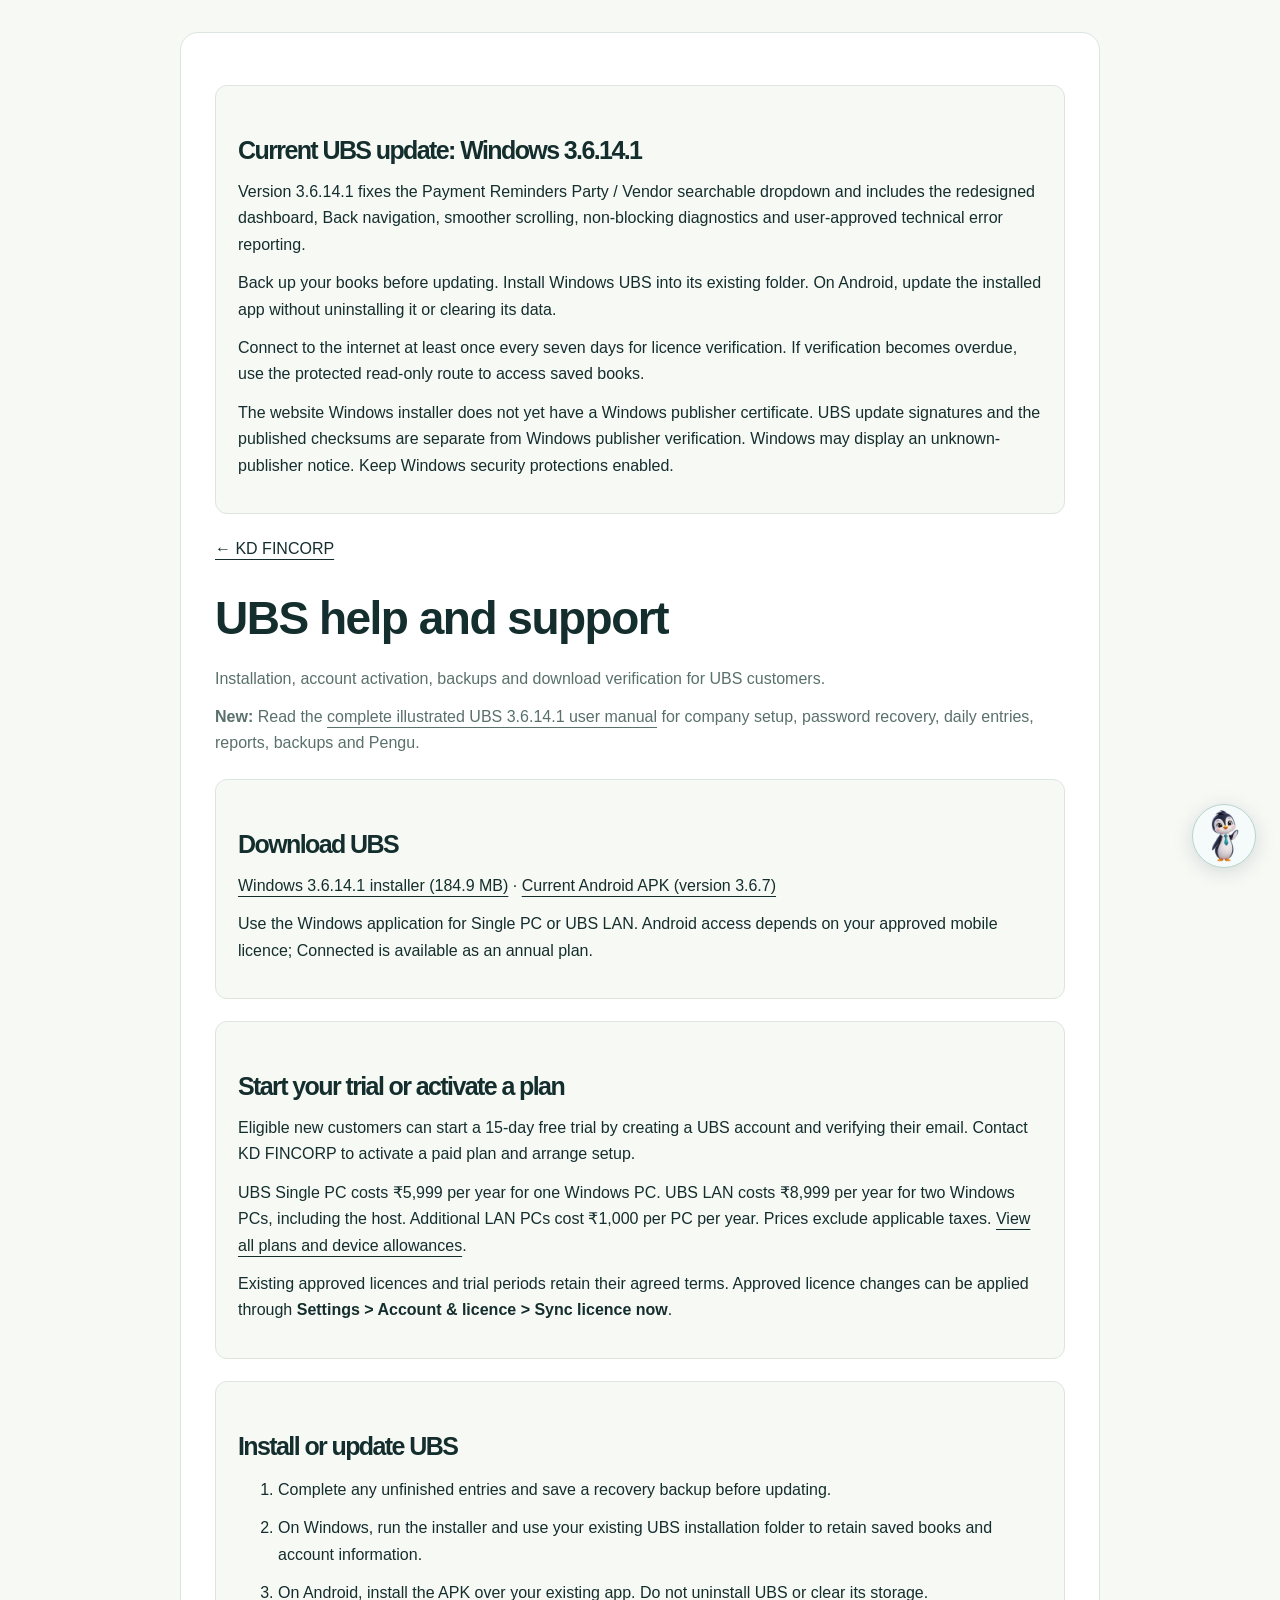
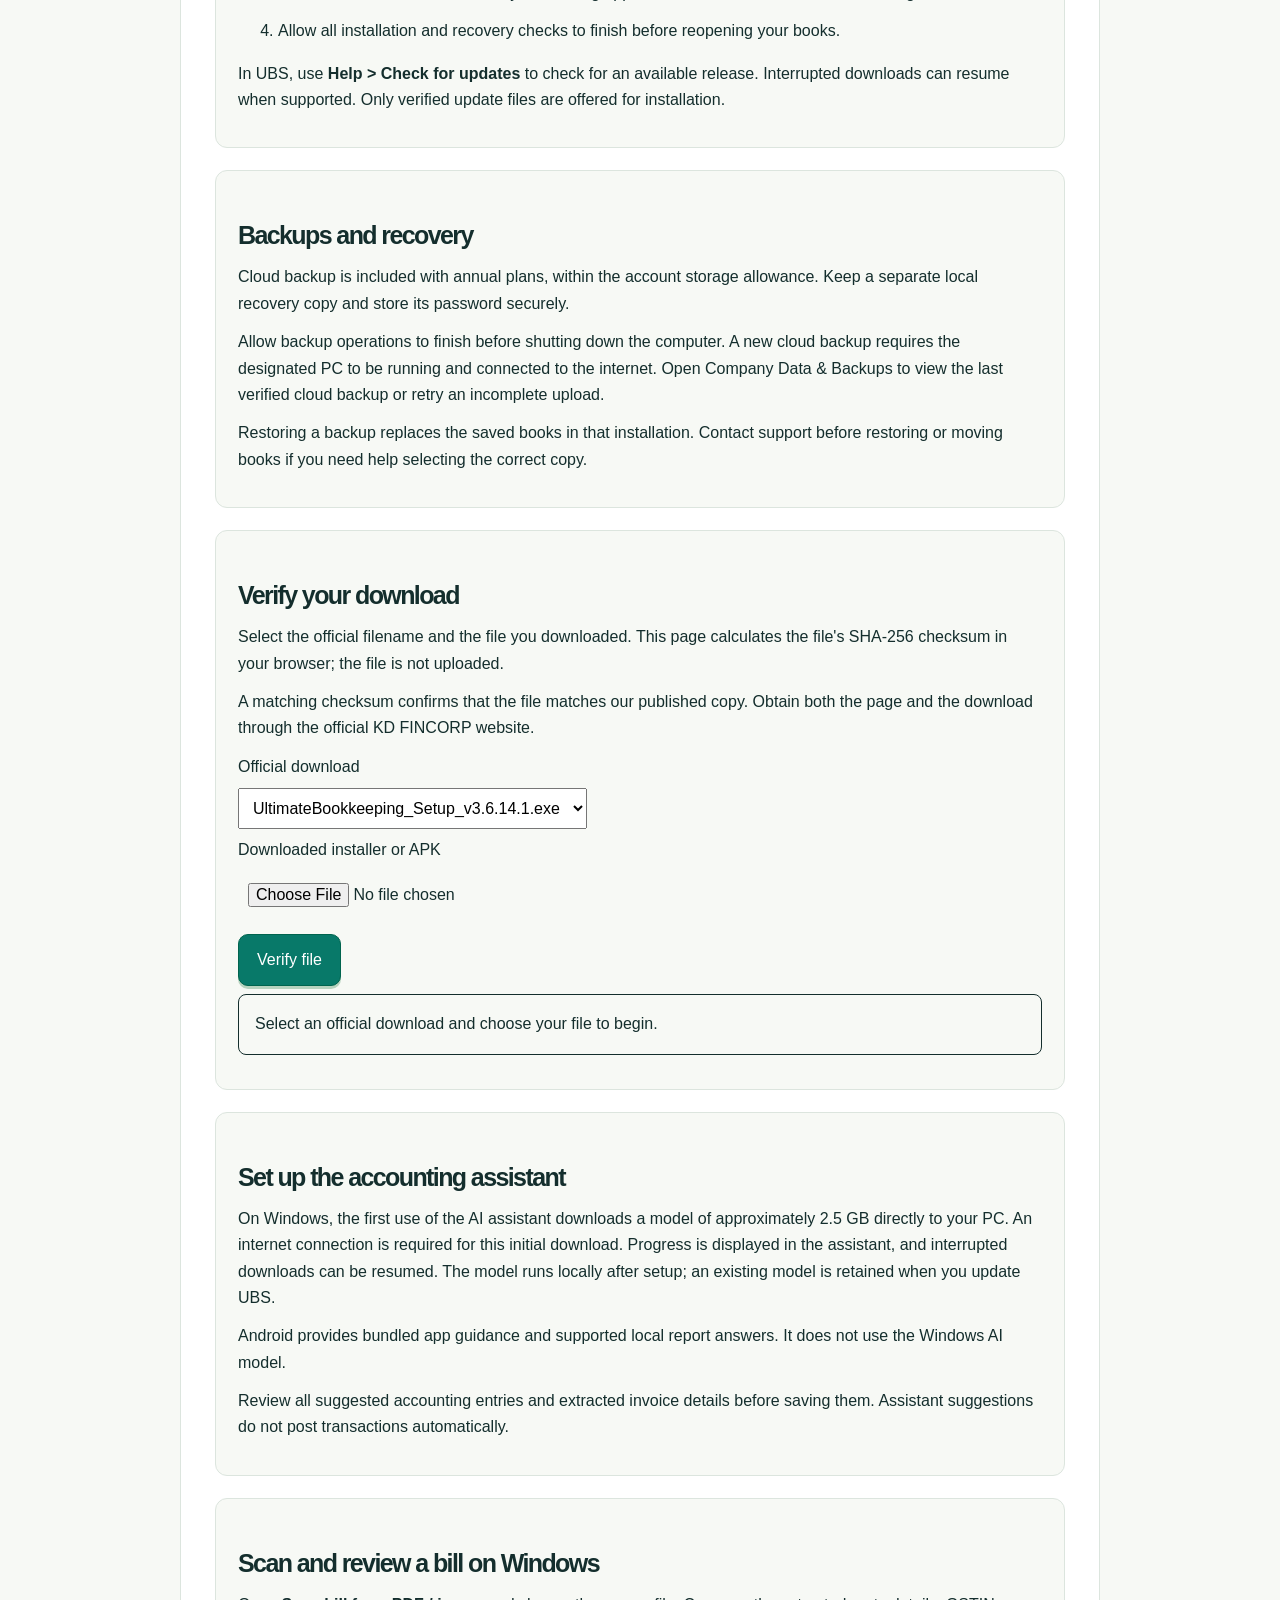
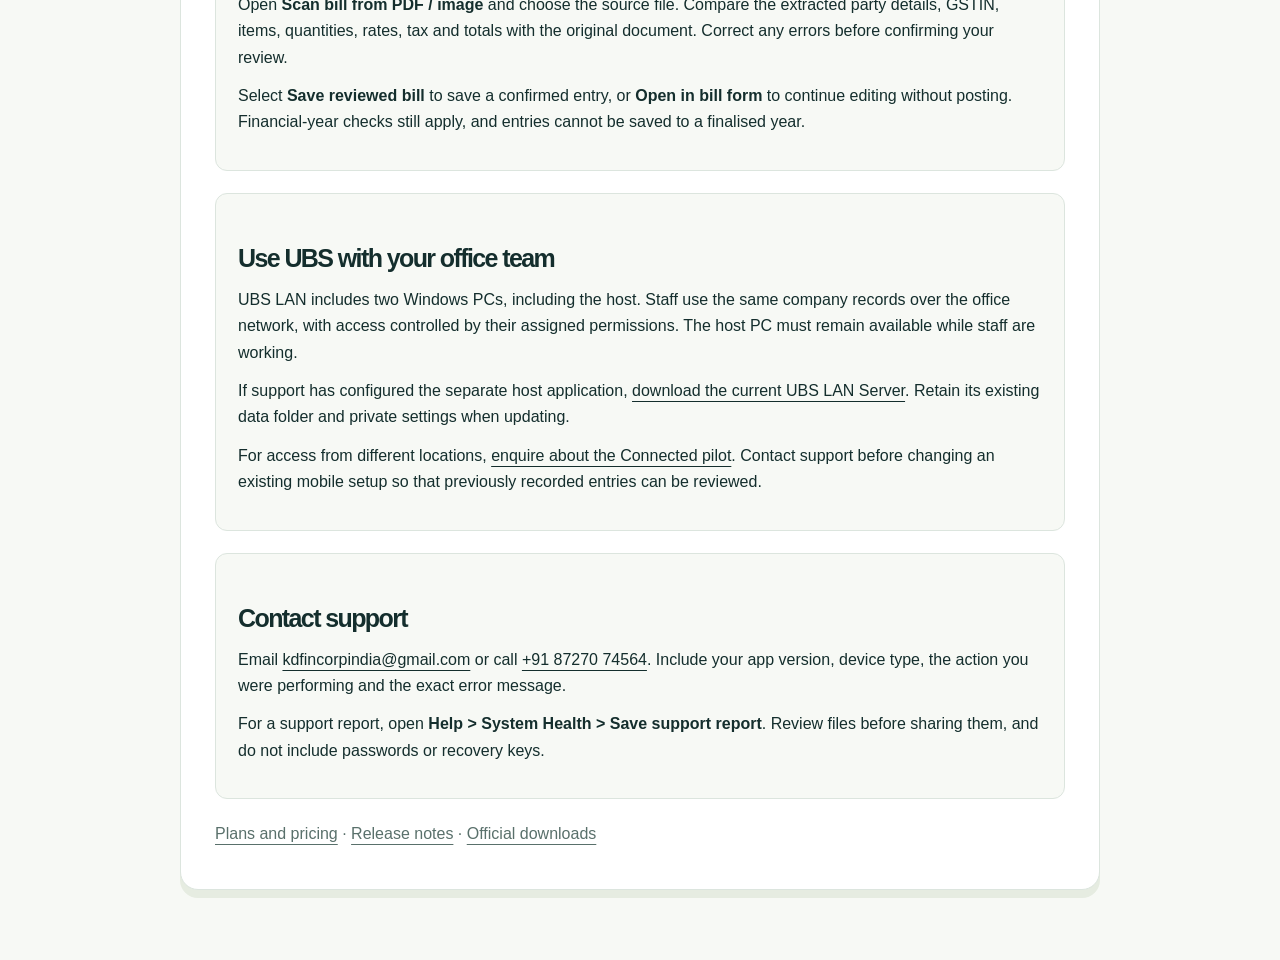
<file: help.html>
<!doctype html>

<html lang="en"><head><meta charset="utf-8"><meta name="viewport" content="width=device-width,initial-scale=1"><title>UBS help, installation and download verification | KD FINCORP</title><style>main{max-width:850px;margin:auto;padding:32px 20px}section{margin:32px 0}h1,h2{line-height:1.2;margin:18px 0}p,li{margin:12px 0}code{overflow-wrap:anywhere}input,button,select{font:inherit;padding:10px;max-width:100%;margin:8px 0}#result{padding:16px;border:1px solid currentColor;border-radius:8px}a{text-decoration:underline}</style><link rel="stylesheet" href="assets/helpdesk-346.css"><style id="kd-platform-branding-style">.platform-heading{display:flex;align-items:center;gap:12px;margin-bottom:18px}.platform-heading .label{margin:0}.platform-icon{width:34px;height:34px;flex:0 0 auto;vertical-align:middle}.android-icon{color:#3ddc84}.btn .platform-icon{width:1.15em;height:1.15em;margin-left:.45em}.btn .android-icon{color:inherit}.social-icon{width:1em;height:1em;vertical-align:-.15em;flex:0 0 auto}a.social-link{display:inline-flex;align-items:center;gap:.45em;max-width:100%}.social-label{min-width:0;overflow-wrap:anywhere}</style><link rel="stylesheet" href="assets/modern-depth-v1.css"><link rel="stylesheet" href="assets/action-polish-v1.css"></head><body class="support-page"><main><section id="security-update"><h2>Current UBS update: Windows 3.6.14.1</h2><p>Version 3.6.14.1 fixes the Payment Reminders Party / Vendor searchable dropdown and includes the redesigned dashboard, Back navigation, smoother scrolling, non-blocking diagnostics and user-approved technical error reporting.</p><p>Back up your books before updating. Install Windows UBS into its existing folder. On Android, update the installed app without uninstalling it or clearing its data.</p><p>Connect to the internet at least once every seven days for licence verification. If verification becomes overdue, use the protected read-only route to access saved books.</p><p>The website Windows installer does not yet have a Windows publisher certificate. UBS update signatures and the published checksums are separate from Windows publisher verification. Windows may display an unknown-publisher notice. Keep Windows security protections enabled.</p></section>
<a href="index.html">&larr; KD FINCORP</a>
<h1>UBS help and support</h1>
<p>Installation, account activation, backups and download verification for UBS customers.</p><p><strong>New:</strong> Read the <a href="user-manual.html">complete illustrated UBS 3.6.14.1 user manual</a> for company setup, password recovery, daily entries, reports, backups and Pengu.</p>
<section id="windows-install"><h2>Download UBS</h2>
<p><a href="https://github.com/kdfincorp/kdfincorp/releases/download/ubs-3.6.14.1/UltimateBookkeeping_Setup_v3.6.14.1.exe">Windows 3.6.14.1 installer (184.9 MB)</a> &middot; <a href="https://github.com/kdfincorp/kdfincorp/releases/download/ubs-3.6.14.1/UBS_Mobile_3.6.7.apk">Current Android APK (version 3.6.7)</a></p>
<p>Use the Windows application for Single PC or UBS LAN. Android access depends on your approved mobile licence; Connected is available as an annual plan.</p></section>
<section><h2>Start your trial or activate a plan</h2><p>Eligible new customers can start a 15-day free trial by creating a UBS account and verifying their email. Contact KD FINCORP to activate a paid plan and arrange setup.</p>
<p>UBS Single PC costs &#8377;5,999 per year for one Windows PC. UBS LAN costs &#8377;8,999 per year for two Windows PCs, including the host. Additional LAN PCs cost &#8377;1,000 per PC per year. Prices exclude applicable taxes. <a href="plans.html">View all plans and device allowances</a>.</p>
<p>Existing approved licences and trial periods retain their agreed terms. Approved licence changes can be applied through <strong>Settings &gt; Account &amp; licence &gt; Sync licence now</strong>.</p></section>
<section><h2>Install or update UBS</h2><ol>
<li>Complete any unfinished entries and save a recovery backup before updating.</li>
<li>On Windows, run the installer and use your existing UBS installation folder to retain saved books and account information.</li>
<li>On Android, install the APK over your existing app. Do not uninstall UBS or clear its storage.</li>
<li>Allow all installation and recovery checks to finish before reopening your books.</li></ol>
<p>In UBS, use <strong>Help &gt; Check for updates</strong> to check for an available release. Interrupted downloads can resume when supported. Only verified update files are offered for installation.</p></section>
<section><h2>Backups and recovery</h2><p>Cloud backup is included with annual plans, within the account storage allowance. Keep a separate local recovery copy and store its password securely.</p>
<p>Allow backup operations to finish before shutting down the computer. A new cloud backup requires the designated PC to be running and connected to the internet. Open Company Data &amp; Backups to view the last verified cloud backup or retry an incomplete upload.</p>
<p>Restoring a backup replaces the saved books in that installation. Contact support before restoring or moving books if you need help selecting the correct copy.</p></section>
<section><h2>Verify your download</h2><p>Select the official filename and the file you downloaded. This page calculates the file's SHA-256 checksum in your browser; the file is not uploaded.</p>
<p>A matching checksum confirms that the file matches our published copy. Obtain both the page and the download through the official KD FINCORP website.</p>
<label for="release">Official download</label><br><select id="release"><option value="">Loading official downloads&hellip;</option></select><br>
<label for="download">Downloaded installer or APK</label><br><input id="download" type="file" accept=".exe,.apk"><br>
<button id="verify" type="button" class="verify-action">Verify file</button><p id="result" role="status" aria-live="polite">Select an official download and choose your file to begin.</p>
<noscript><p>Enable JavaScript to verify a file in your browser. On Windows, you can also use <code>Get-FileHash -Algorithm SHA256</code> and compare the result with <a href="download-checksums.json">the published checksum list</a>.</p></noscript></section>
<section><h2>Set up the accounting assistant</h2><p>On Windows, the first use of the AI assistant downloads a model of approximately 2.5 GB directly to your PC. An internet connection is required for this initial download. Progress is displayed in the assistant, and interrupted downloads can be resumed. The model runs locally after setup; an existing model is retained when you update UBS.</p>
<p>Android provides bundled app guidance and supported local report answers. It does not use the Windows AI model.</p>
<p>Review all suggested accounting entries and extracted invoice details before saving them. Assistant suggestions do not post transactions automatically.</p></section>
<section><h2>Scan and review a bill on Windows</h2><p>Open <strong>Scan bill from PDF / image</strong> and choose the source file. Compare the extracted party details, GSTIN, items, quantities, rates, tax and totals with the original document. Correct any errors before confirming your review.</p>
<p>Select <strong>Save reviewed bill</strong> to save a confirmed entry, or <strong>Open in bill form</strong> to continue editing without posting. Financial-year checks still apply, and entries cannot be saved to a finalised year.</p></section>
<section><h2>Use UBS with your office team</h2><p>UBS LAN includes two Windows PCs, including the host. Staff use the same company records over the office network, with access controlled by their assigned permissions. The host PC must remain available while staff are working.</p>
<p>If support has configured the separate host application, <a href="https://github.com/kdfincorp/kdfincorp/releases/download/ubs-3.6.14.1/UBS_LAN_Server_3.6.2.exe">download the current UBS LAN Server</a>. Retain its existing data folder and private settings when updating.</p>
<p>For access from different locations, <a href="plans.html">enquire about the Connected pilot</a>. Contact support before changing an existing mobile setup so that previously recorded entries can be reviewed.</p></section>
<section><h2>Contact support</h2><p>Email <a href="mailto:kdfincorpindia@gmail.com">kdfincorpindia@gmail.com</a> or call <a href="tel:+918727074564">+91 87270 74564</a>. Include your app version, device type, the action you were performing and the exact error message.</p>
<p>For a support report, open <strong>Help &gt; System Health &gt; Save support report</strong>. Review files before sharing them, and do not include passwords or recovery keys.</p></section>
<p><a href="plans.html">Plans and pricing</a> &middot; <a href="release-notes.html">Release notes</a> &middot; <a href="index.html#download">Official downloads</a></p>
</main><script src="verify-download.js" defer></script><script src="assets/helpdesk-pengu-polished-v1.js" defer></script></body></html>
</file>
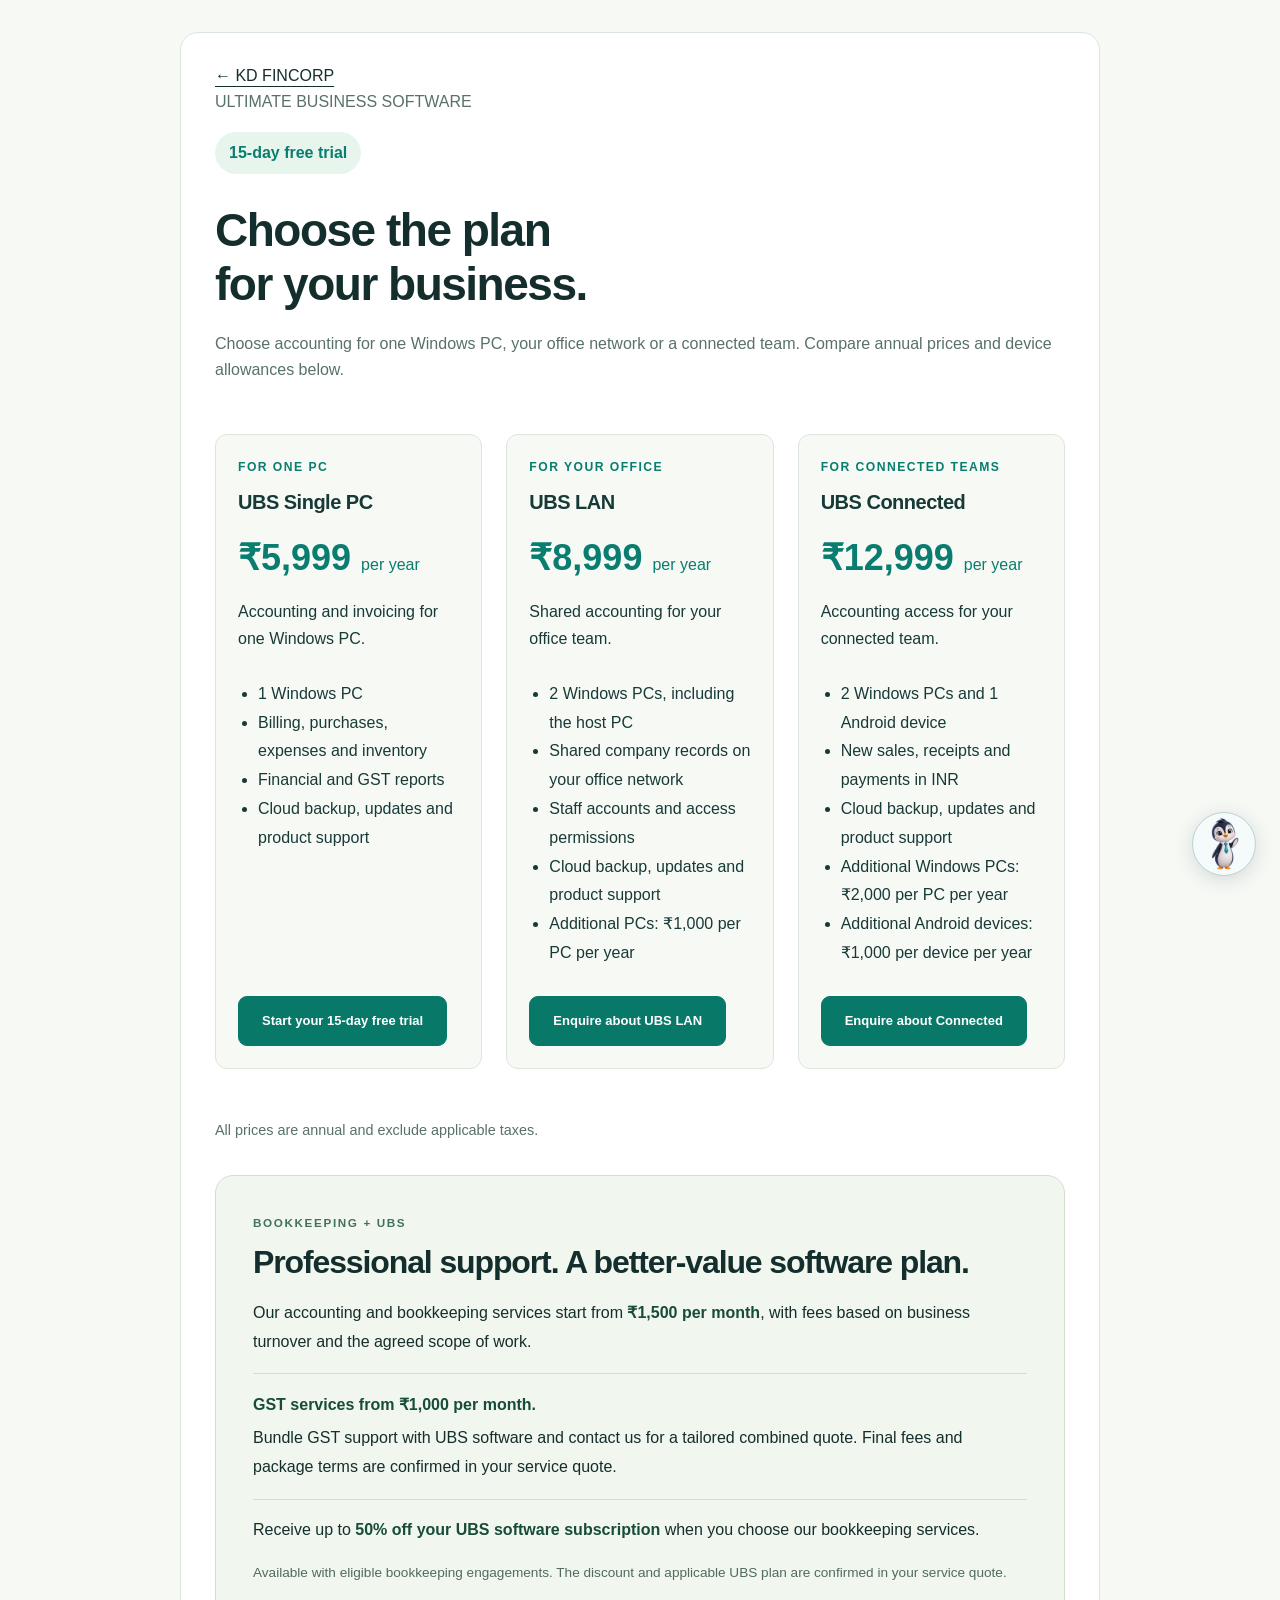
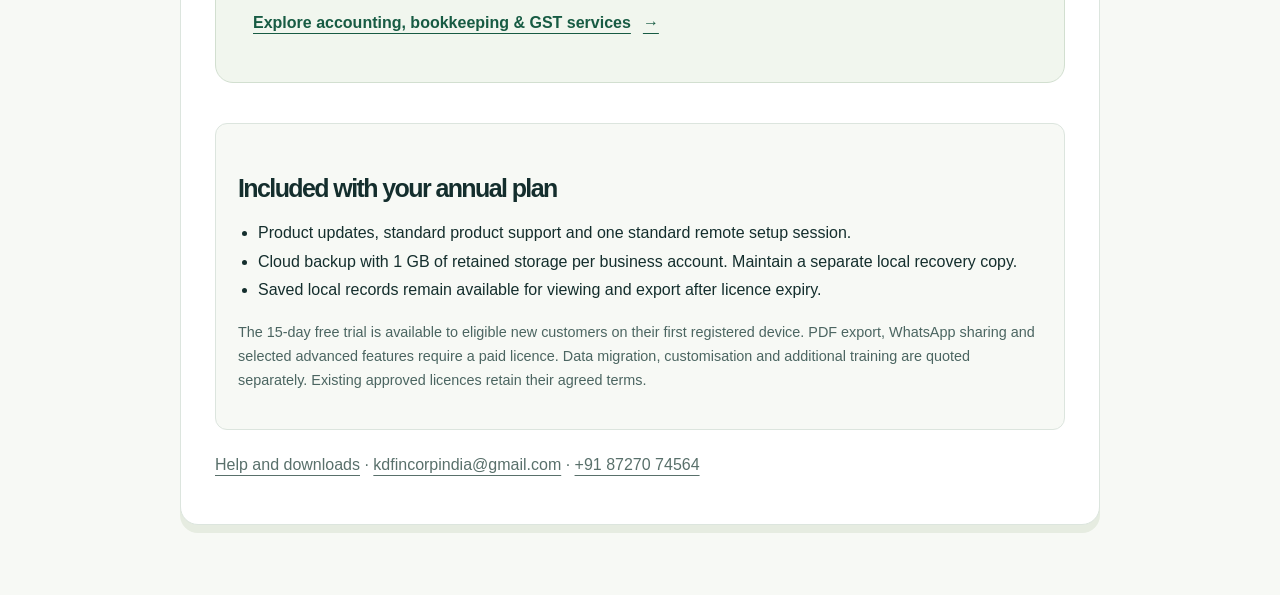
<file: plans.html>
<!doctype html><html lang="en"><head><meta charset="utf-8"><meta name="viewport" content="width=device-width,initial-scale=1"><title>UBS plans and annual pricing | KD FINCORP</title><meta name="description" content="Compare UBS Single PC, LAN and Connected plans, annual prices and device allowances. Connected is available as an annual plan."><link rel="stylesheet" href="assets/modern-depth-v1.css"><link rel="stylesheet" href="assets/helpdesk-346.css"><link rel="stylesheet" href="assets/action-polish-v1.css"><style id="ubs-pricing-361">.ubs-price-grid{display:grid;grid-template-columns:repeat(3,minmax(0,1fr));gap:24px;margin:28px 0}.ubs-price-card{background:#fff;border:1px solid #ccdbd7;border-radius:18px;padding:28px;display:flex;flex-direction:column;gap:12px;color:#173a37;min-width:0}.ubs-price-card h3,.ubs-price-card p{margin:0}.ubs-lan-card{border:2px solid #087d70}.ubs-plan-label{font-size:.76rem;letter-spacing:.12em;font-weight:700;color:#087d70}.ubs-plan-price{font-size:2.25rem!important;font-weight:750;color:#087d70}.ubs-plan-price small{font-size:1rem;font-weight:400}.ubs-price-card ul{padding-left:20px;line-height:1.8;flex:1}.ubs-price-card .btn{align-self:flex-start;max-width:100%;white-space:normal}.ubs-price-note{font-size:.9rem;line-height:1.65;color:#4b6561}.ubs-connected{margin-top:40px;border-top:1px solid #d4e1dd;padding-top:24px}.ubs-connected p{max-width:850px}a{overflow-wrap:anywhere}@media(max-width:1000px){.ubs-price-grid{grid-template-columns:1fr}.ubs-price-card{padding:23px}}</style><style>main{max-width:1140px;margin:auto;padding:38px 20px}h1{font-size:clamp(2rem,5vw,3.3rem)}.ubs-terms{line-height:1.8;padding-left:20px}.ubs-trial{display:inline-block;background:#e7f5ed;color:#087d70;padding:8px 14px;border-radius:999px;font-weight:700}</style><link rel="stylesheet" href="assets/bookkeeping-services-v1.css"><link rel="stylesheet" href="assets/gst-services-v1.css"></head><body class="support-page"><main><a href="index.html">&larr; KD FINCORP</a><p>ULTIMATE BUSINESS SOFTWARE</p><span class="ubs-trial">15-day free trial</span><h1>Choose the plan<br>for your business.</h1><p>Choose accounting for one Windows PC, your office network or a connected team. Compare annual prices and device allowances below.</p><div class="ubs-price-grid"><article class="ubs-price-card"><span class="ubs-plan-label">FOR ONE PC</span><h3>UBS Single PC</h3><p class="ubs-plan-price">&#8377;5,999 <small>per year</small></p><p>Accounting and invoicing for one Windows PC.</p><ul><li>1 Windows PC</li><li>Billing, purchases, expenses and inventory</li><li>Financial and GST reports</li><li>Cloud backup, updates and product support</li></ul><a class="btn" href="index.html#download">Start your 15-day free trial</a></article><article class="ubs-price-card ubs-lan-card"><span class="ubs-plan-label">FOR YOUR OFFICE</span><h3>UBS LAN</h3><p class="ubs-plan-price">&#8377;8,999 <small>per year</small></p><p>Shared accounting for your office team.</p><ul><li>2 Windows PCs, including the host PC</li><li>Shared company records on your office network</li><li>Staff accounts and access permissions</li><li>Cloud backup, updates and product support</li><li>Additional PCs: &#8377;1,000 per PC per year</li></ul><a class="btn" href="mailto:kdfincorpindia@gmail.com?subject=UBS%20LAN%20enquiry">Enquire about UBS LAN</a></article><article class="ubs-price-card ubs-connected-card"><span class="ubs-plan-label">FOR CONNECTED TEAMS</span><h3>UBS Connected</h3><p class="ubs-plan-price">&#8377;12,999 <small>per year</small></p><p>Accounting access for your connected team.</p><ul><li>2 Windows PCs and 1 Android device</li><li>New sales, receipts and payments in INR</li><li>Cloud backup, updates and product support</li><li>Additional Windows PCs: &#8377;2,000 per PC per year</li><li>Additional Android devices: &#8377;1,000 per device per year</li></ul><a class="btn" href="mailto:kdfincorpindia@gmail.com?subject=UBS%20Connected%20enquiry">Enquire about Connected</a></article></div><p class="ubs-price-note">All prices are annual and exclude applicable taxes.</p><aside class="bk-plan-offer" aria-labelledby="bk-plan-title"><span class="bk-bundle-label">BOOKKEEPING + UBS</span><h2 id="bk-plan-title">Professional support. A better-value software plan.</h2><p>Our accounting and bookkeeping services start from <strong>&#8377;1,500 per month</strong>, with fees based on business turnover and the agreed scope of work.</p><p class="gst-plan-note"><strong>GST services from &#8377;1,000 per month.</strong> Bundle GST support with UBS software and contact us for a tailored combined quote. Final fees and package terms are confirmed in your service quote.</p><p>Receive up to <strong>50% off your UBS software subscription</strong> when you choose our bookkeeping services.</p><p class="bk-terms">Available with eligible bookkeeping engagements. The discount and applicable UBS plan are confirmed in your service quote.</p><a href="index.html#services">Explore accounting, bookkeeping &amp; GST services <span aria-hidden="true">&rarr;</span></a></aside><section style="margin-top:36px"><h2>Included with your annual plan</h2><ul class="ubs-terms"><li>Product updates, standard product support and one standard remote setup session.</li><li>Cloud backup with 1 GB of retained storage per business account. Maintain a separate local recovery copy.</li><li>Saved local records remain available for viewing and export after licence expiry.</li></ul><p class="ubs-price-note">The 15-day free trial is available to eligible new customers on their first registered device. PDF export, WhatsApp sharing and selected advanced features require a paid licence. Data migration, customisation and additional training are quoted separately. Existing approved licences retain their agreed terms.</p></section><p><a href="help.html">Help and downloads</a> &middot; <a href="mailto:kdfincorpindia@gmail.com">kdfincorpindia@gmail.com</a> &middot; <a href="tel:+918727074564">+91 87270 74564</a></p></main><script src="assets/helpdesk-pengu-polished-v1.js" defer></script></body></html>
</file>
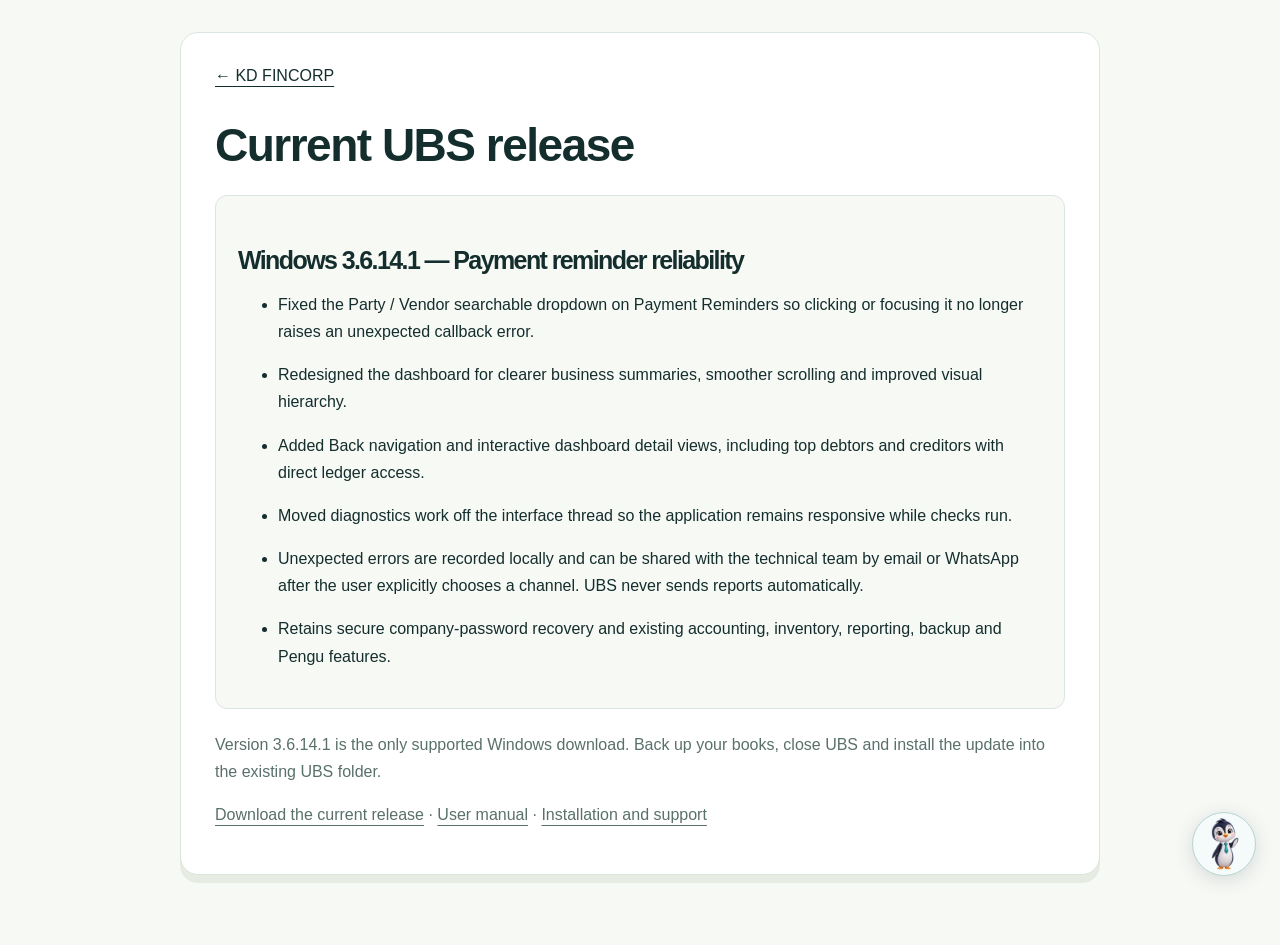
<file: release-notes.html>
<!doctype html>
<html lang="en">
  <head>
    <meta charset="utf-8" />
    <meta name="viewport" content="width=device-width,initial-scale=1" />
    <title>Current UBS release | KD FINCORP</title>
    <meta name="description" content="Review the current supported UBS release for Windows." />
    <link rel="stylesheet" href="assets/modern-depth-v1.css" />
    <link rel="stylesheet" href="assets/helpdesk-346.css" />
    <link rel="stylesheet" href="assets/action-polish-v1.css" />
    <style>
      main { max-width: 850px; margin: auto; padding: 32px 20px; }
      h1, h2, p, li { margin: 16px 0; }
      section { margin: 32px 0; }
      p, li { line-height: 1.7; }
      a { overflow-wrap: anywhere; }
    </style>
  </head>
  <body class="support-page">
    <main>
      <a href="index.html">&larr; KD FINCORP</a>
      <h1>Current UBS release</h1>
      <section>
        <h2>Windows 3.6.14.1 — Payment reminder reliability</h2>
        <ul>
          <li>Fixed the Party / Vendor searchable dropdown on Payment Reminders so clicking or focusing it no longer raises an unexpected callback error.</li>
          <li>Redesigned the dashboard for clearer business summaries, smoother scrolling and improved visual hierarchy.</li>
          <li>Added Back navigation and interactive dashboard detail views, including top debtors and creditors with direct ledger access.</li>
          <li>Moved diagnostics work off the interface thread so the application remains responsive while checks run.</li>
          <li>Unexpected errors are recorded locally and can be shared with the technical team by email or WhatsApp after the user explicitly chooses a channel. UBS never sends reports automatically.</li>
          <li>Retains secure company-password recovery and existing accounting, inventory, reporting, backup and Pengu features.</li>
        </ul>
      </section>
      <p>Version 3.6.14.1 is the only supported Windows download. Back up your books, close UBS and install the update into the existing UBS folder.</p>
      <p>
        <a href="index.html#download">Download the current release</a> &middot;
        <a href="user-manual.html">User manual</a> &middot;
        <a href="help.html">Installation and support</a>
      </p>
    </main>
    <script src="assets/helpdesk-pengu-polished-v1.js" defer></script>
  </body>
</html>
</file>
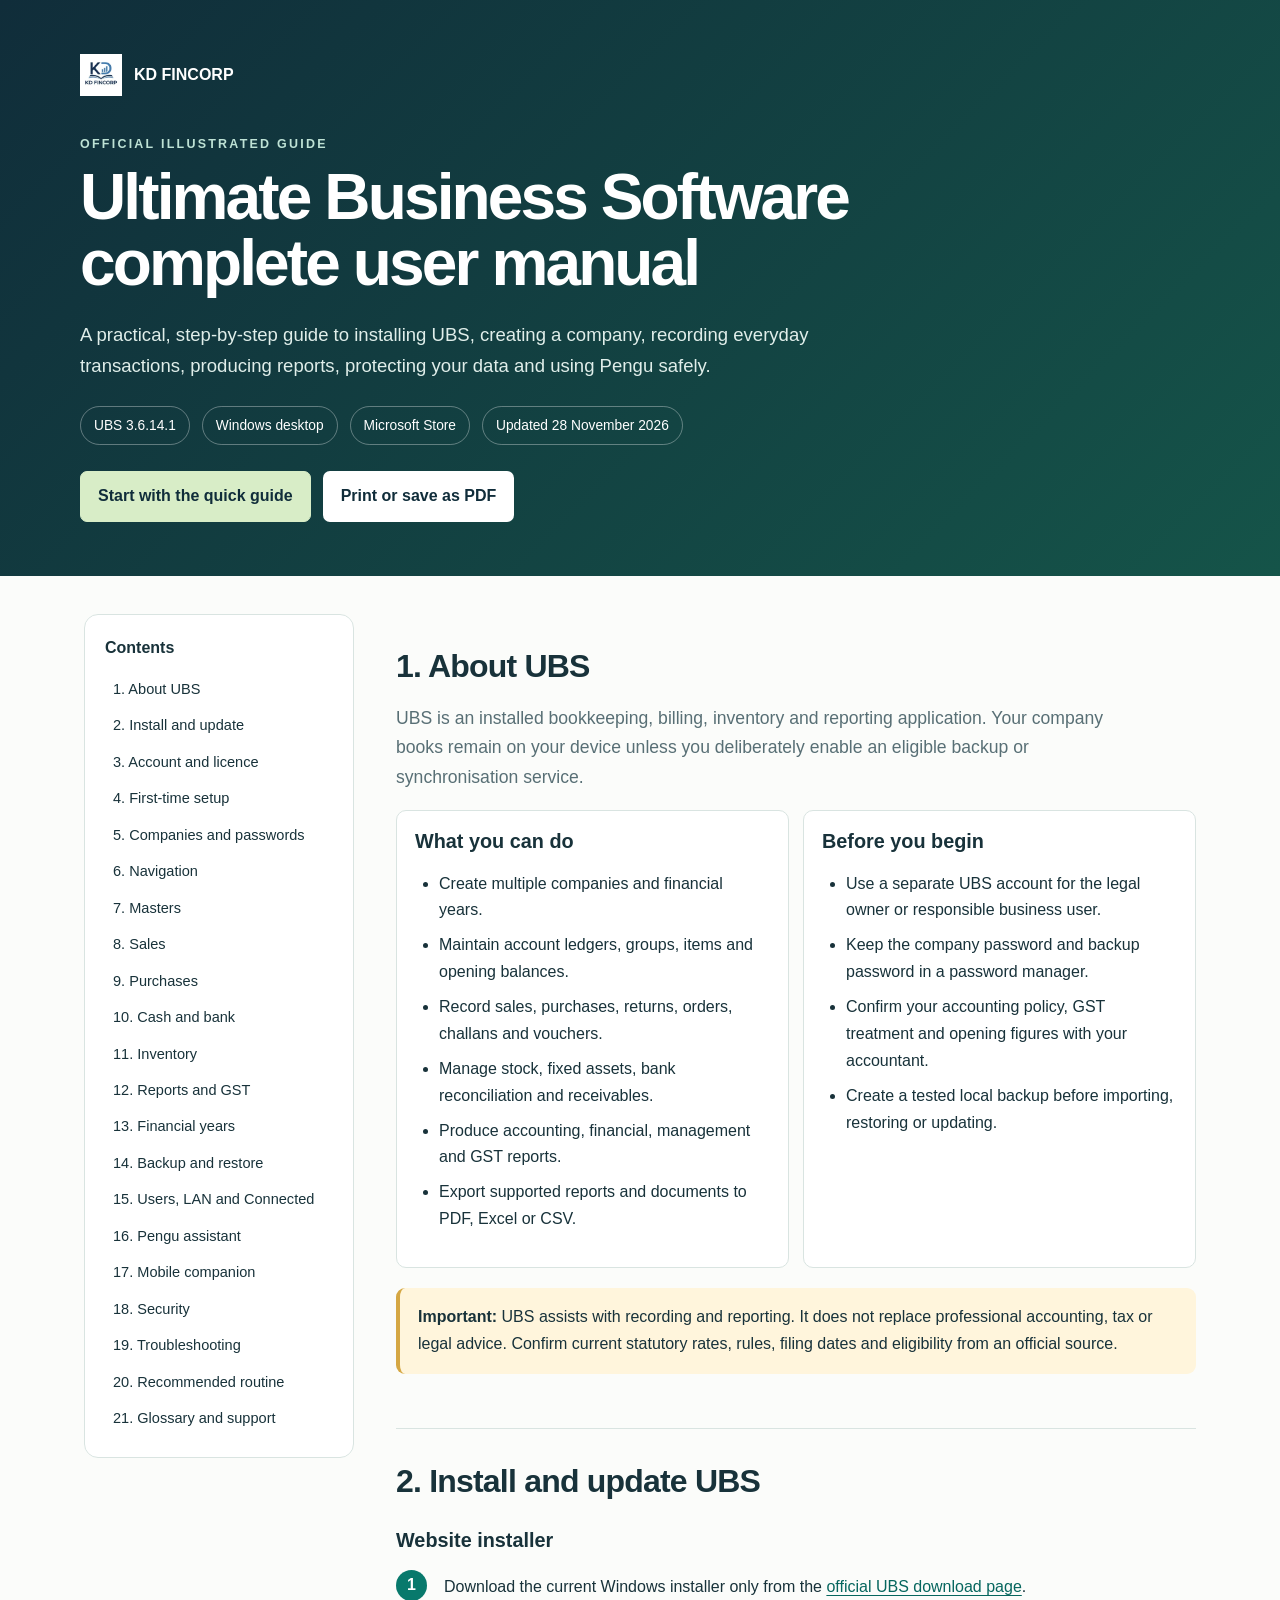
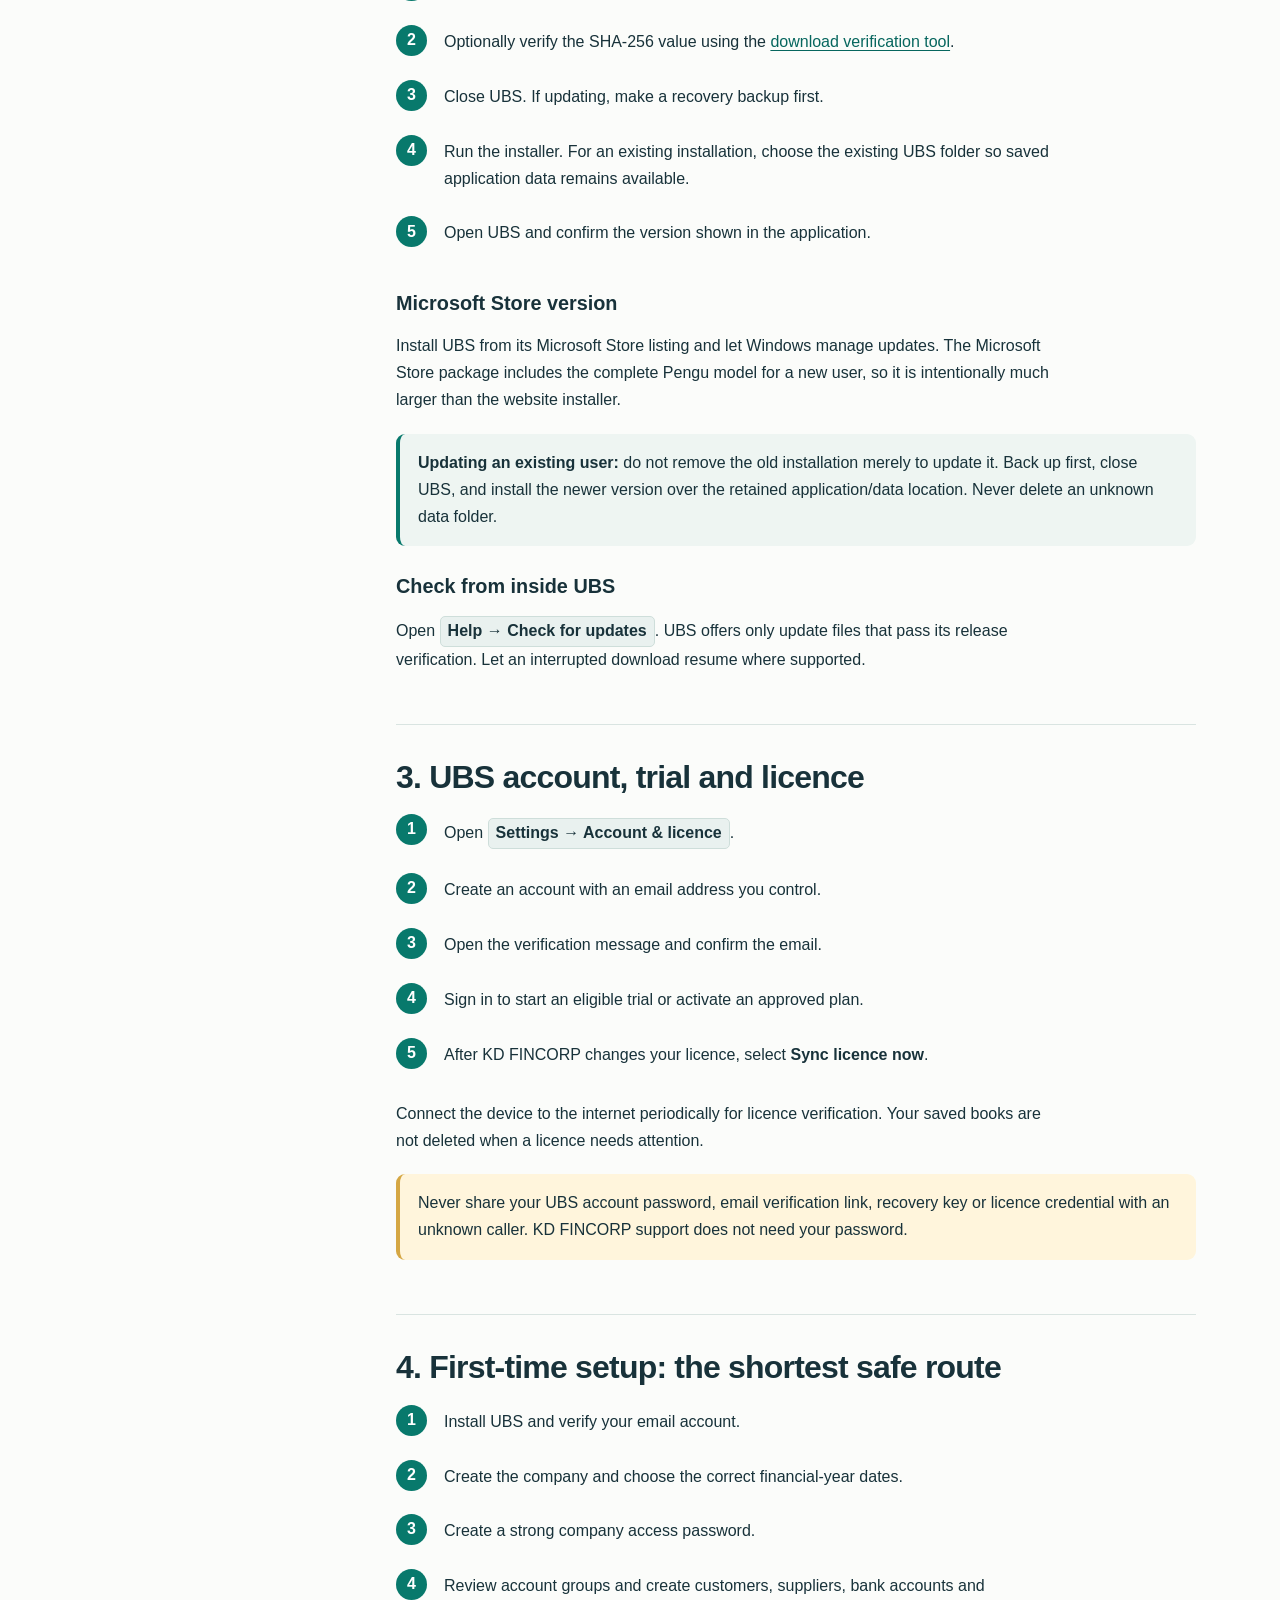
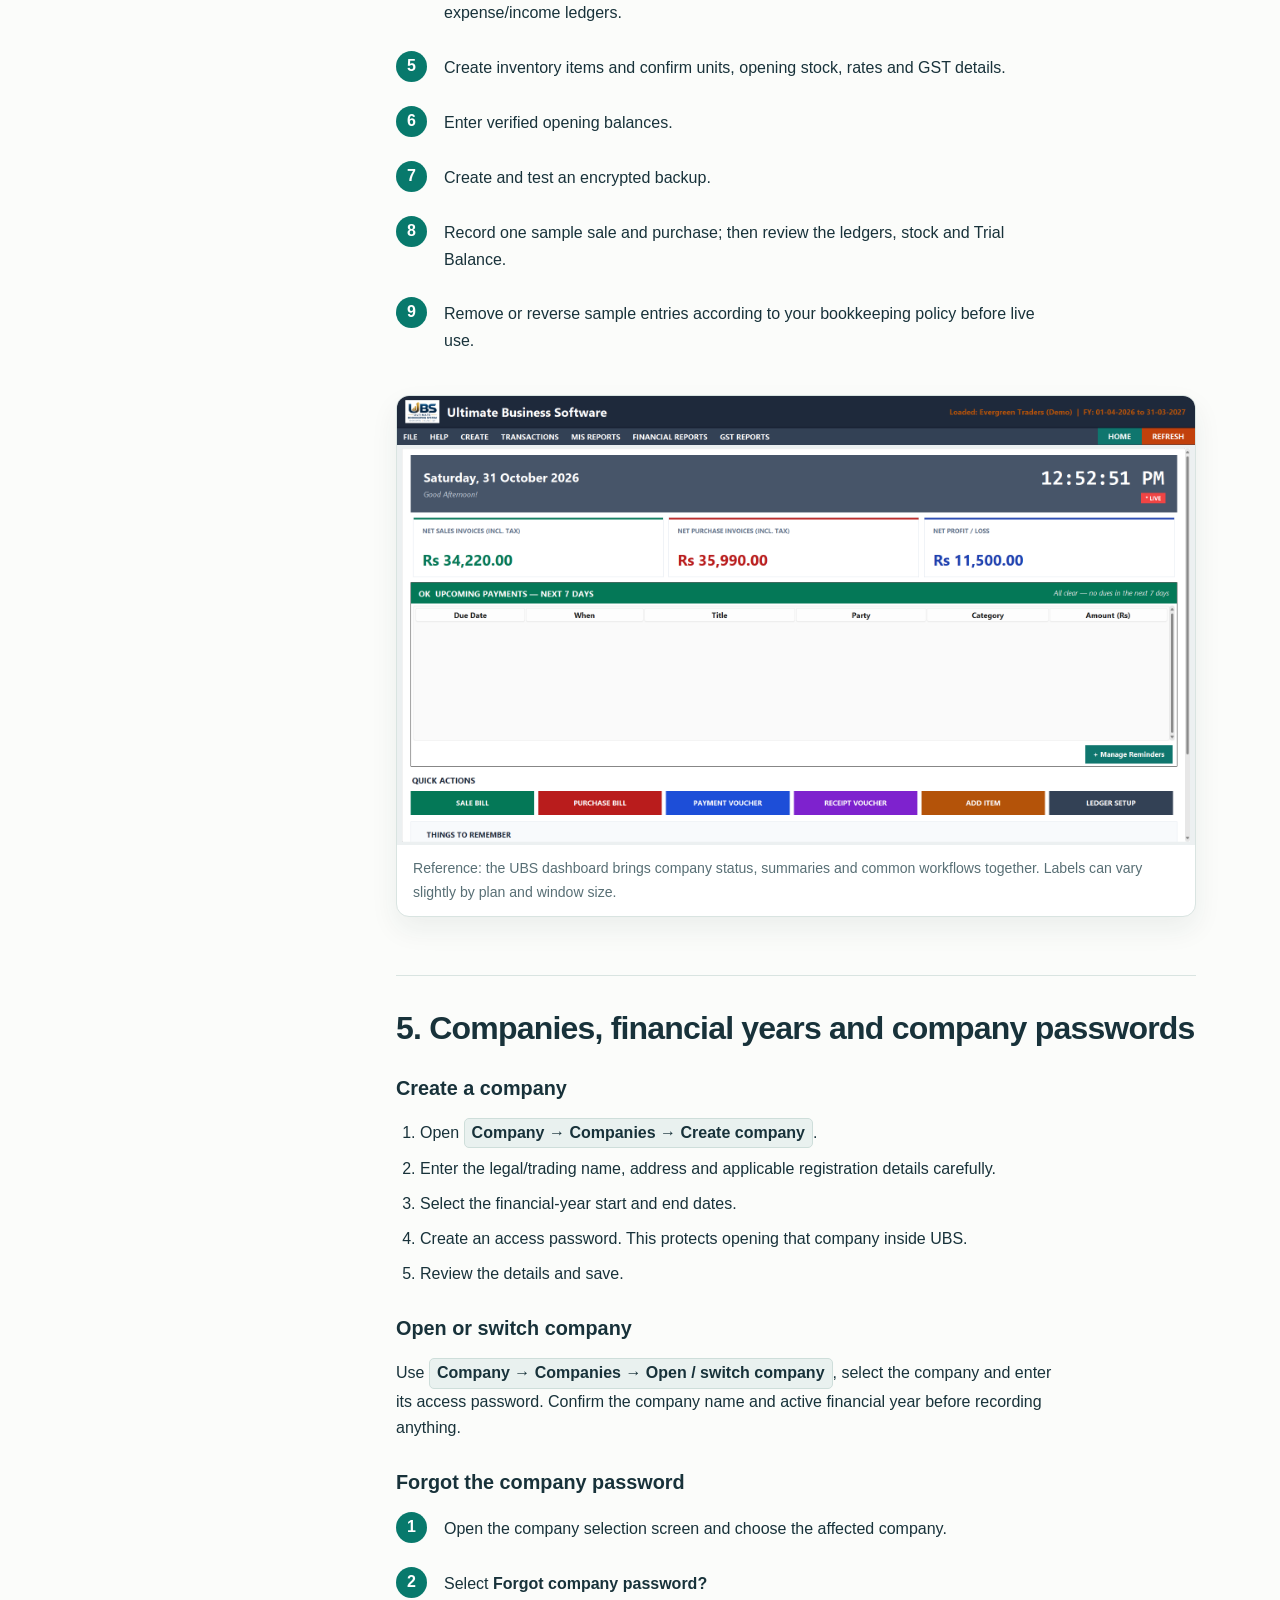
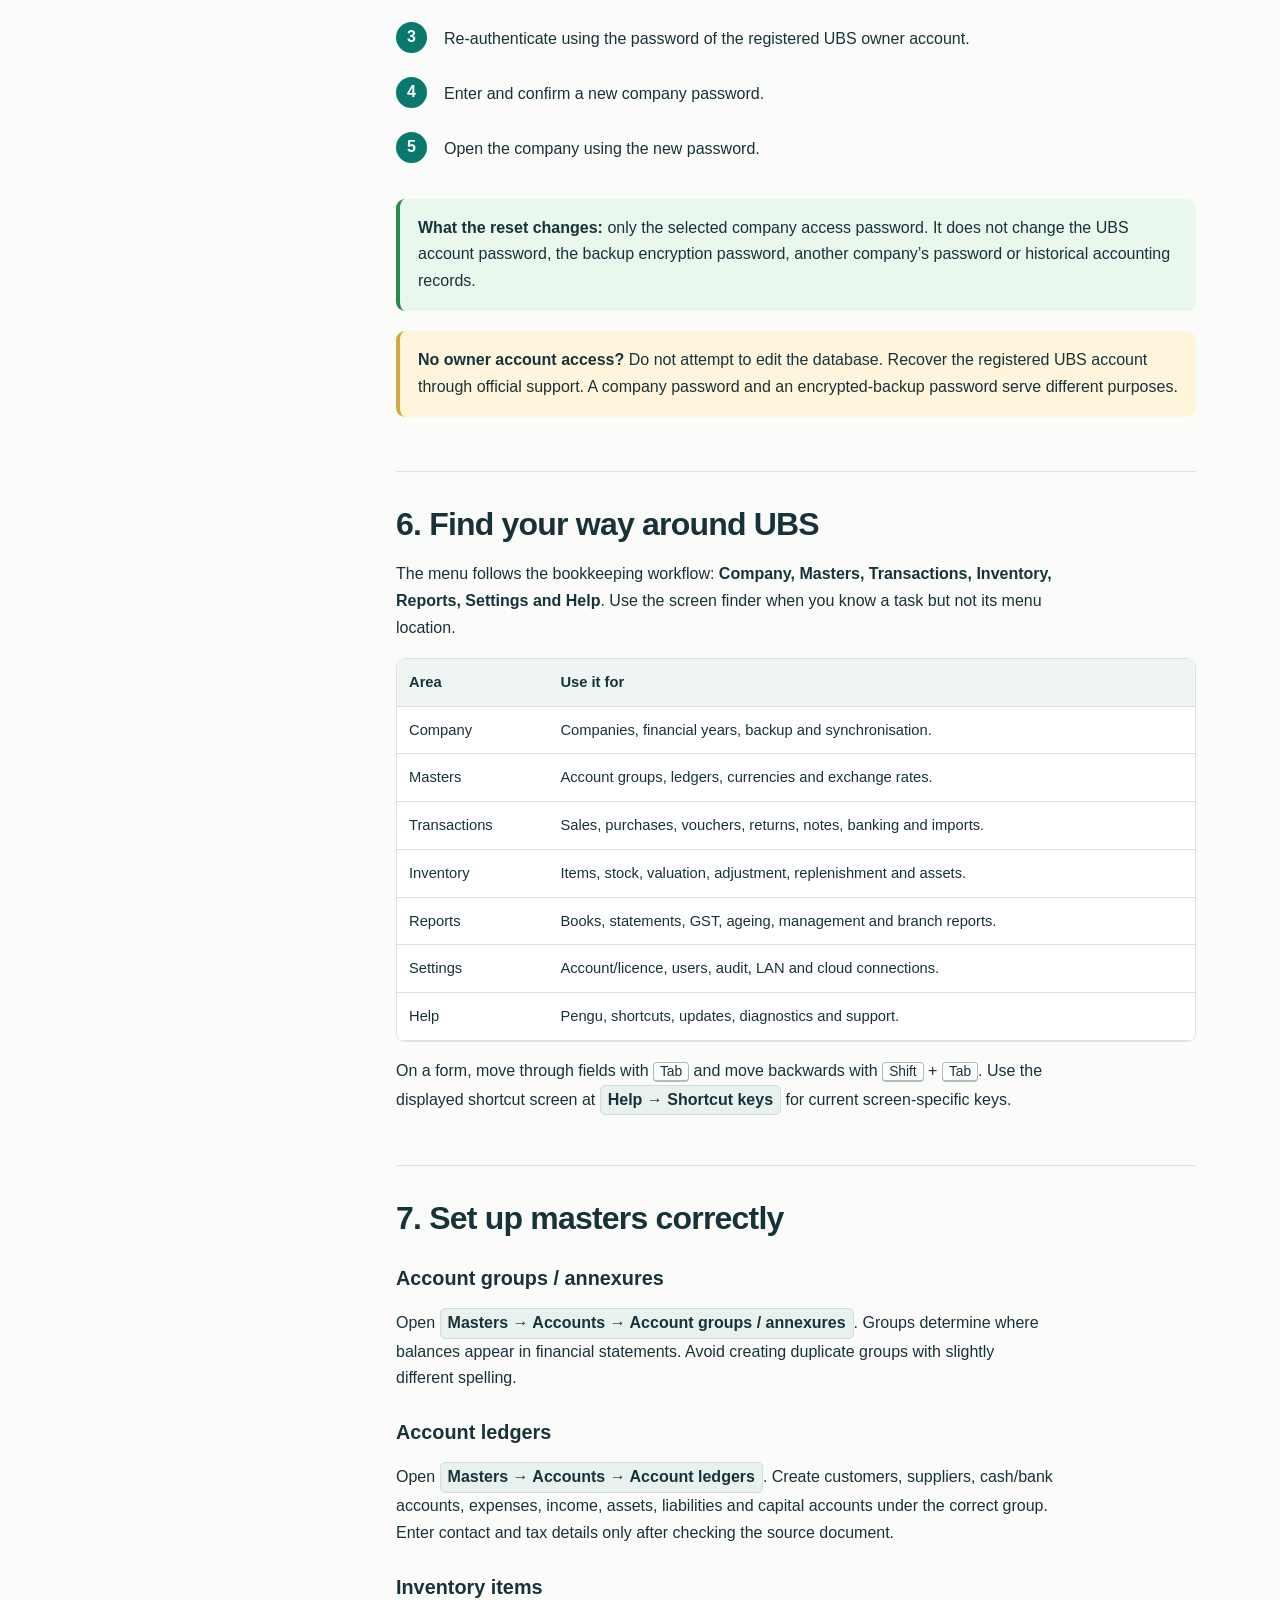
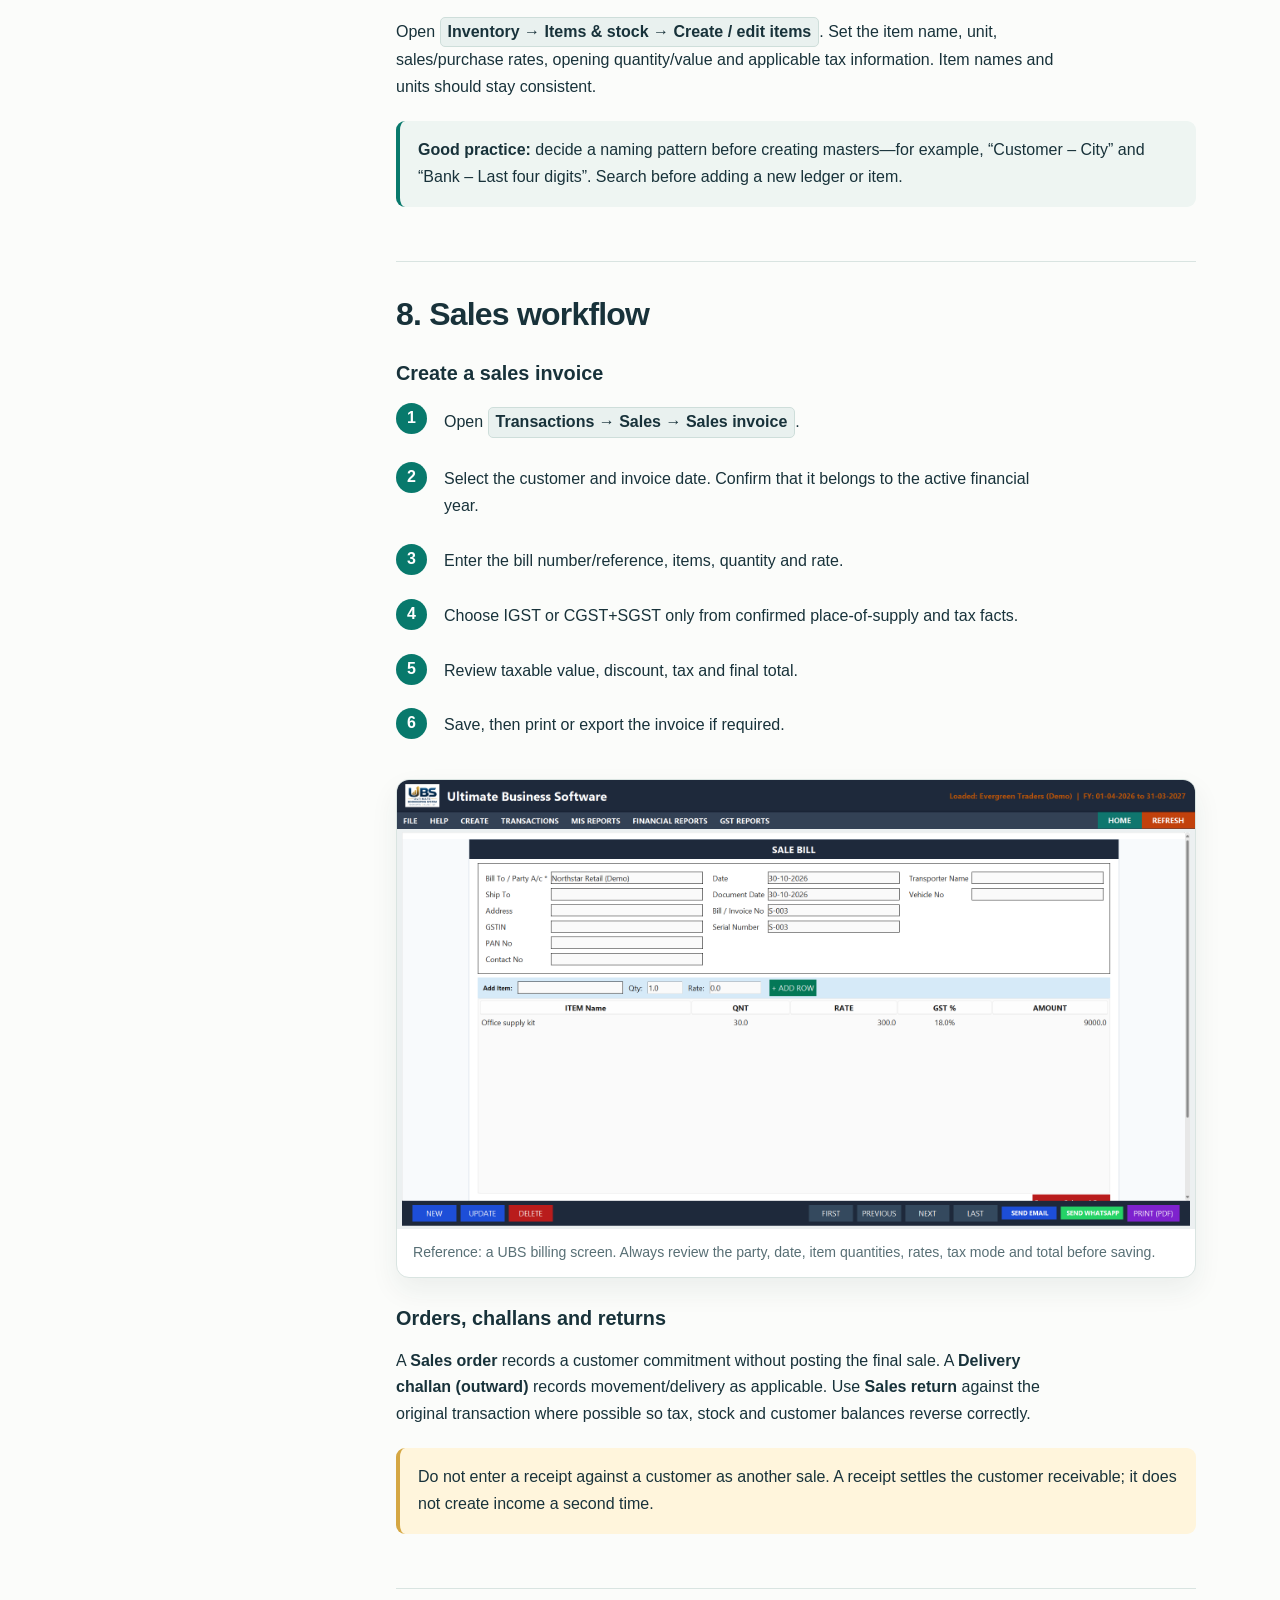
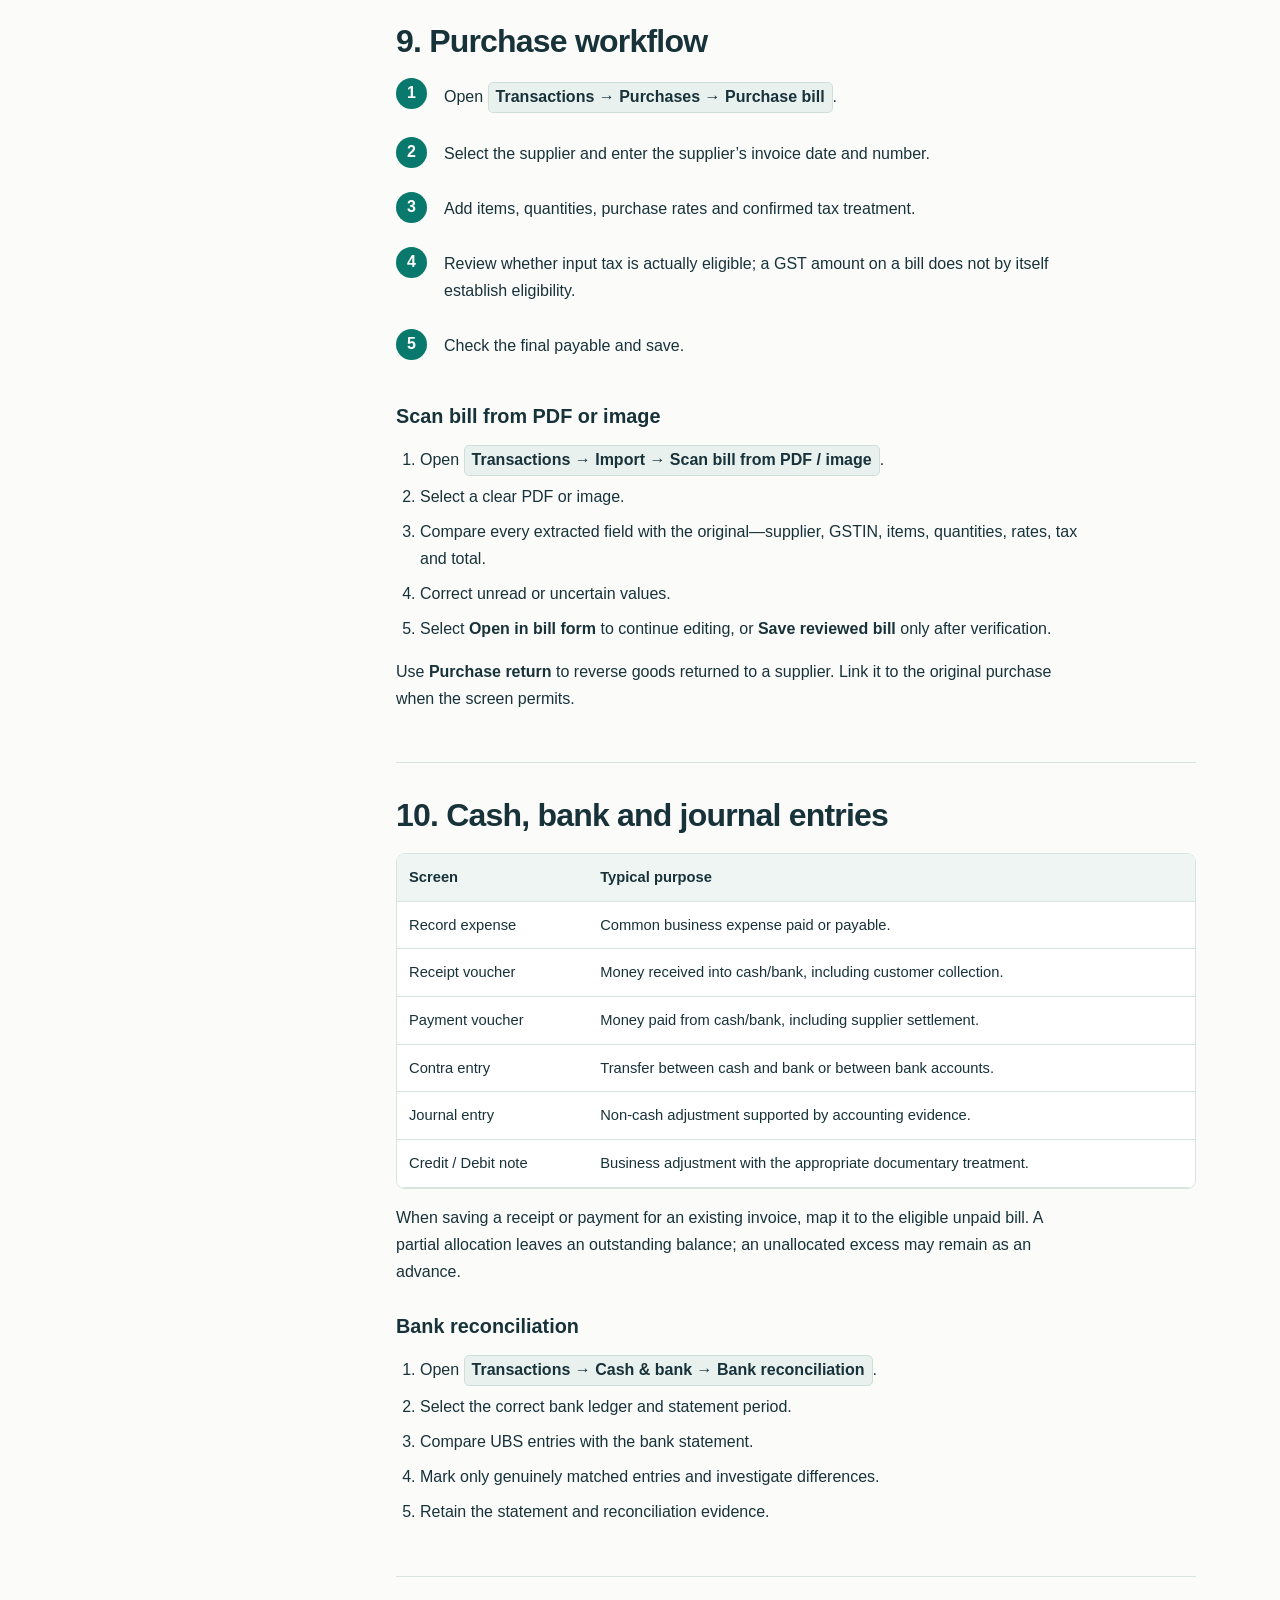
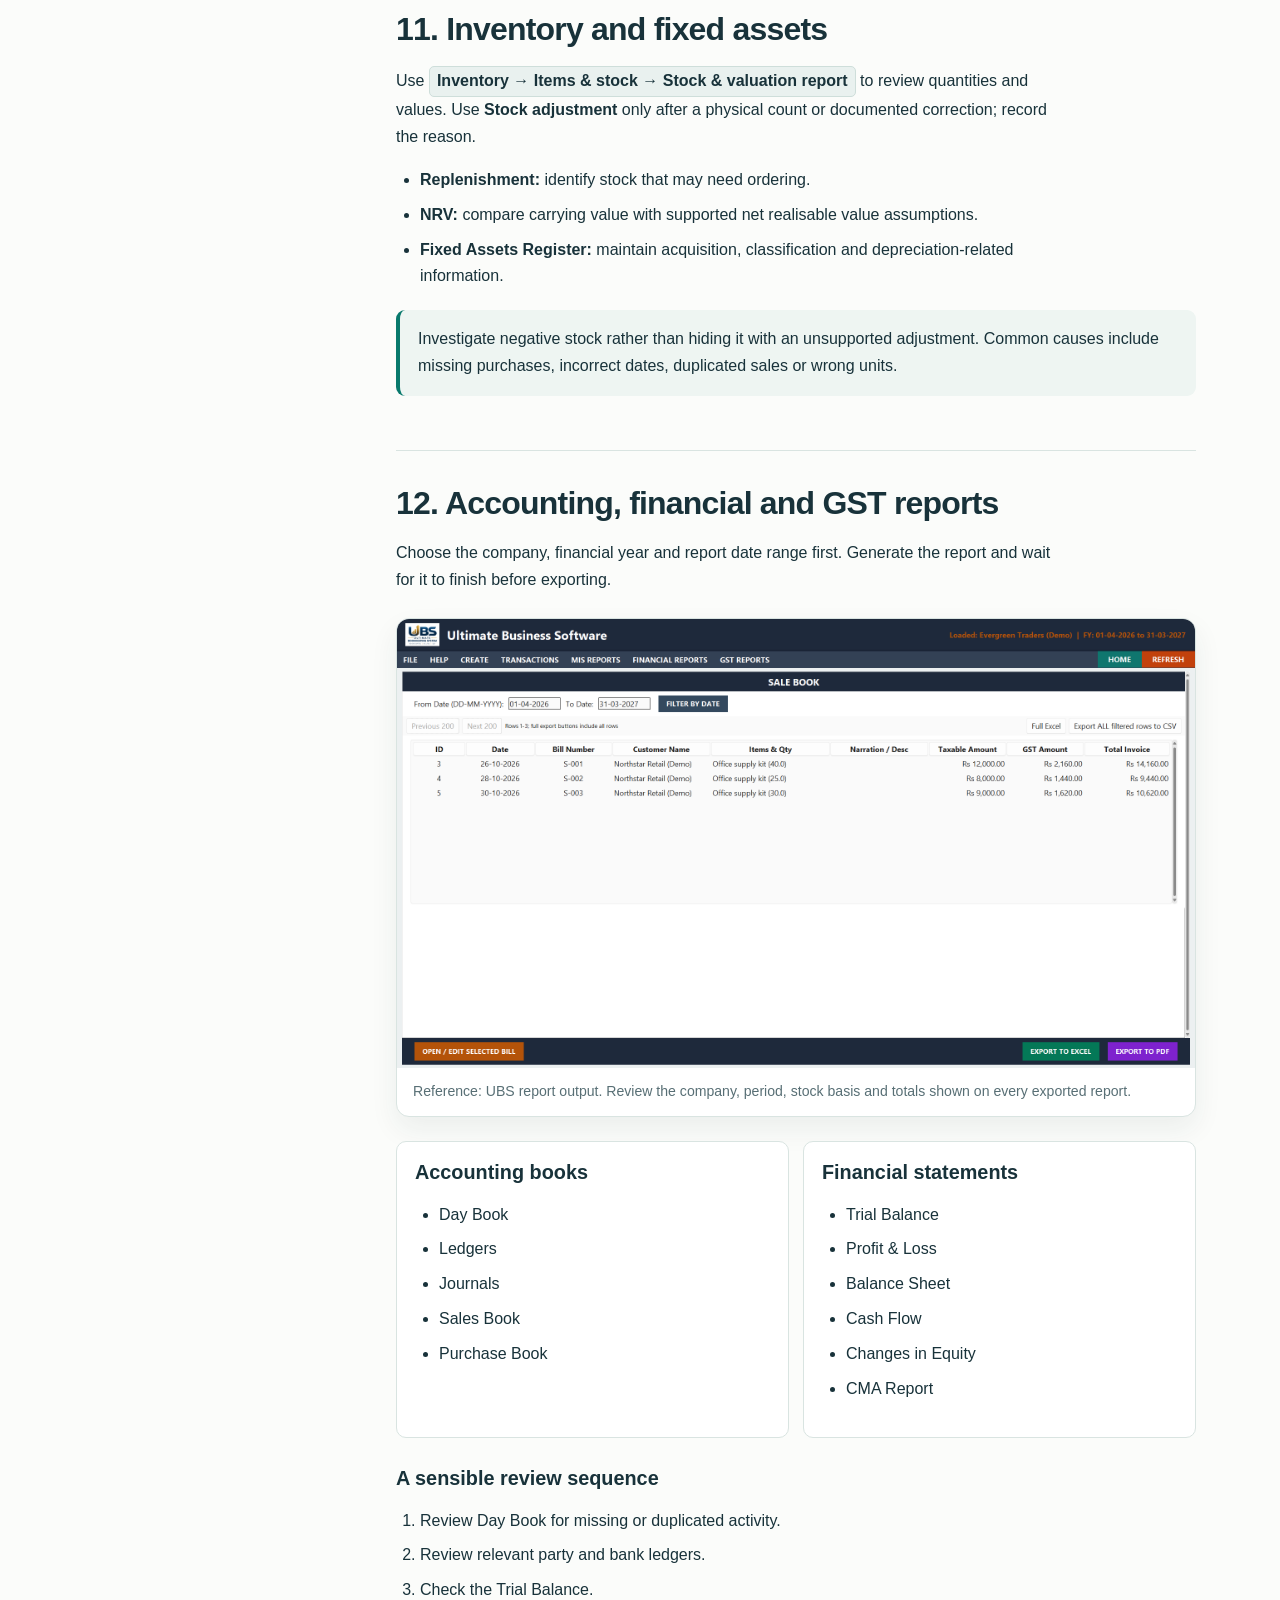
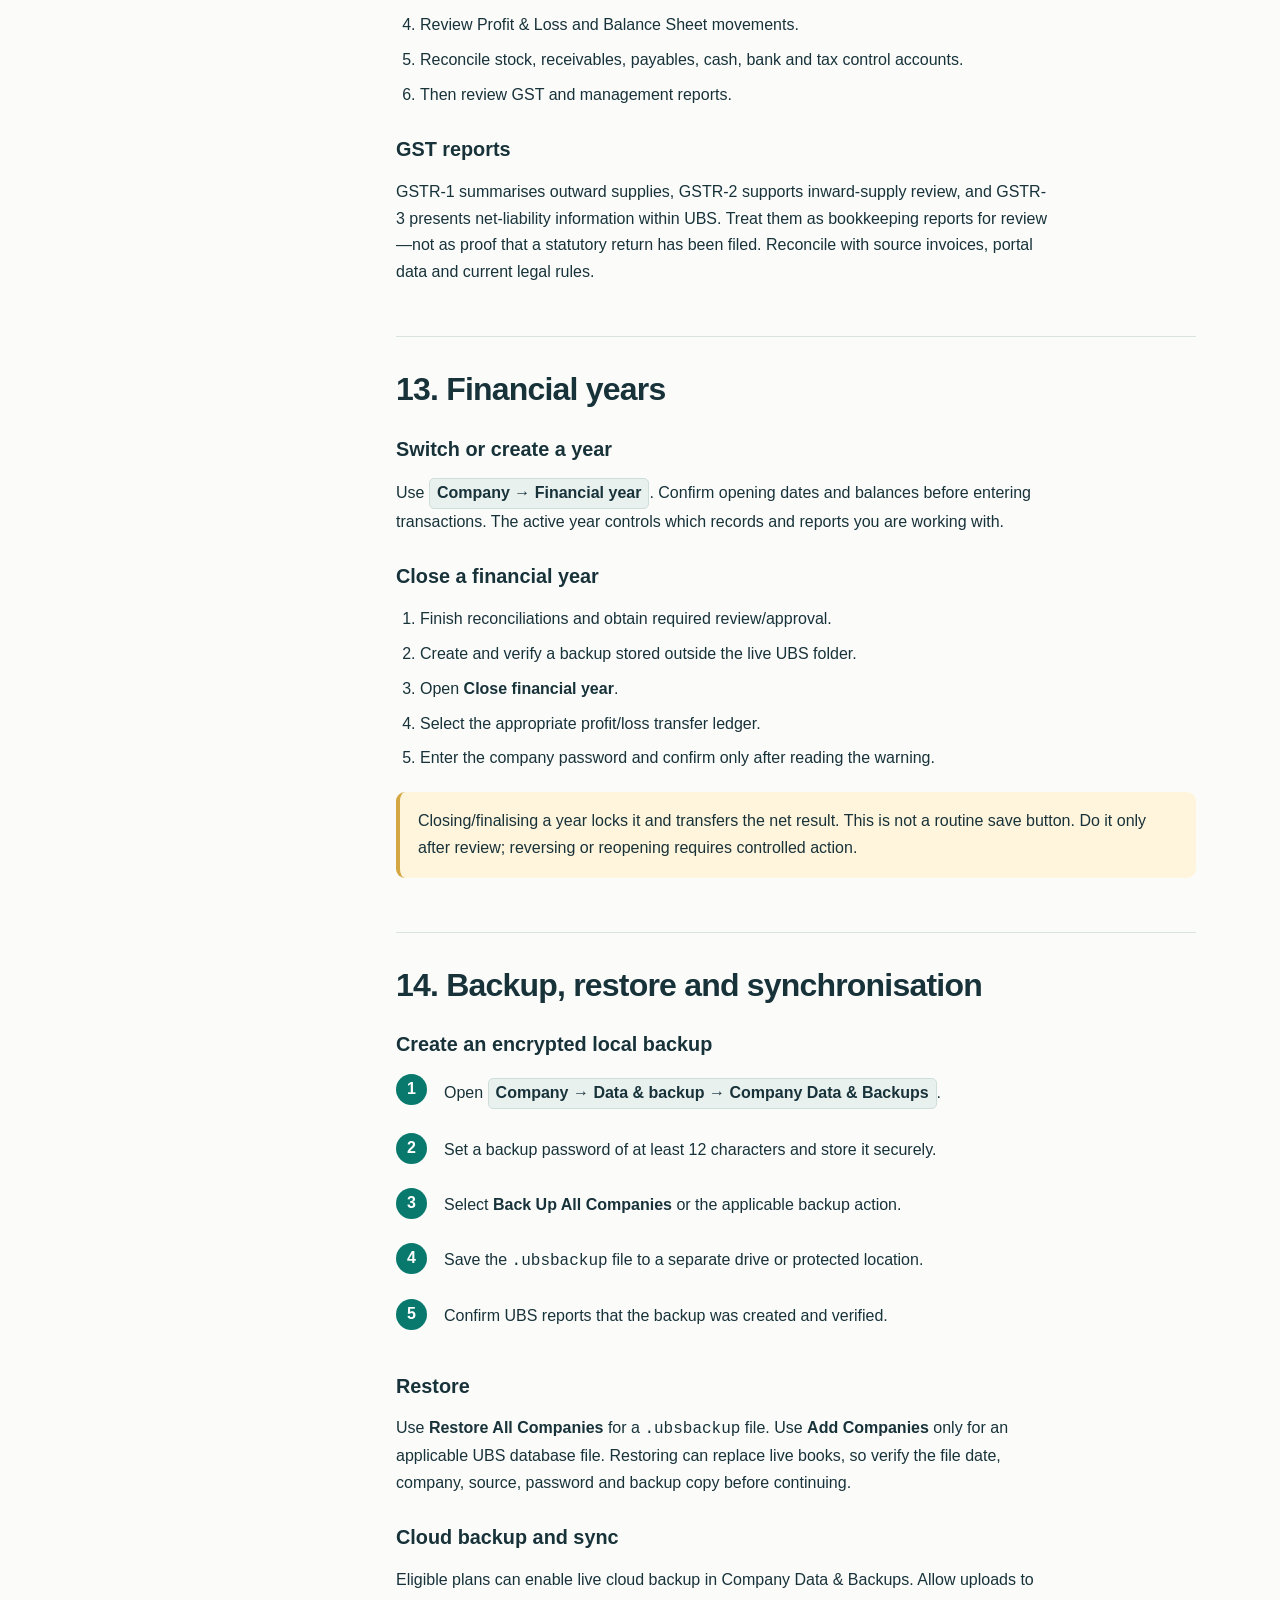
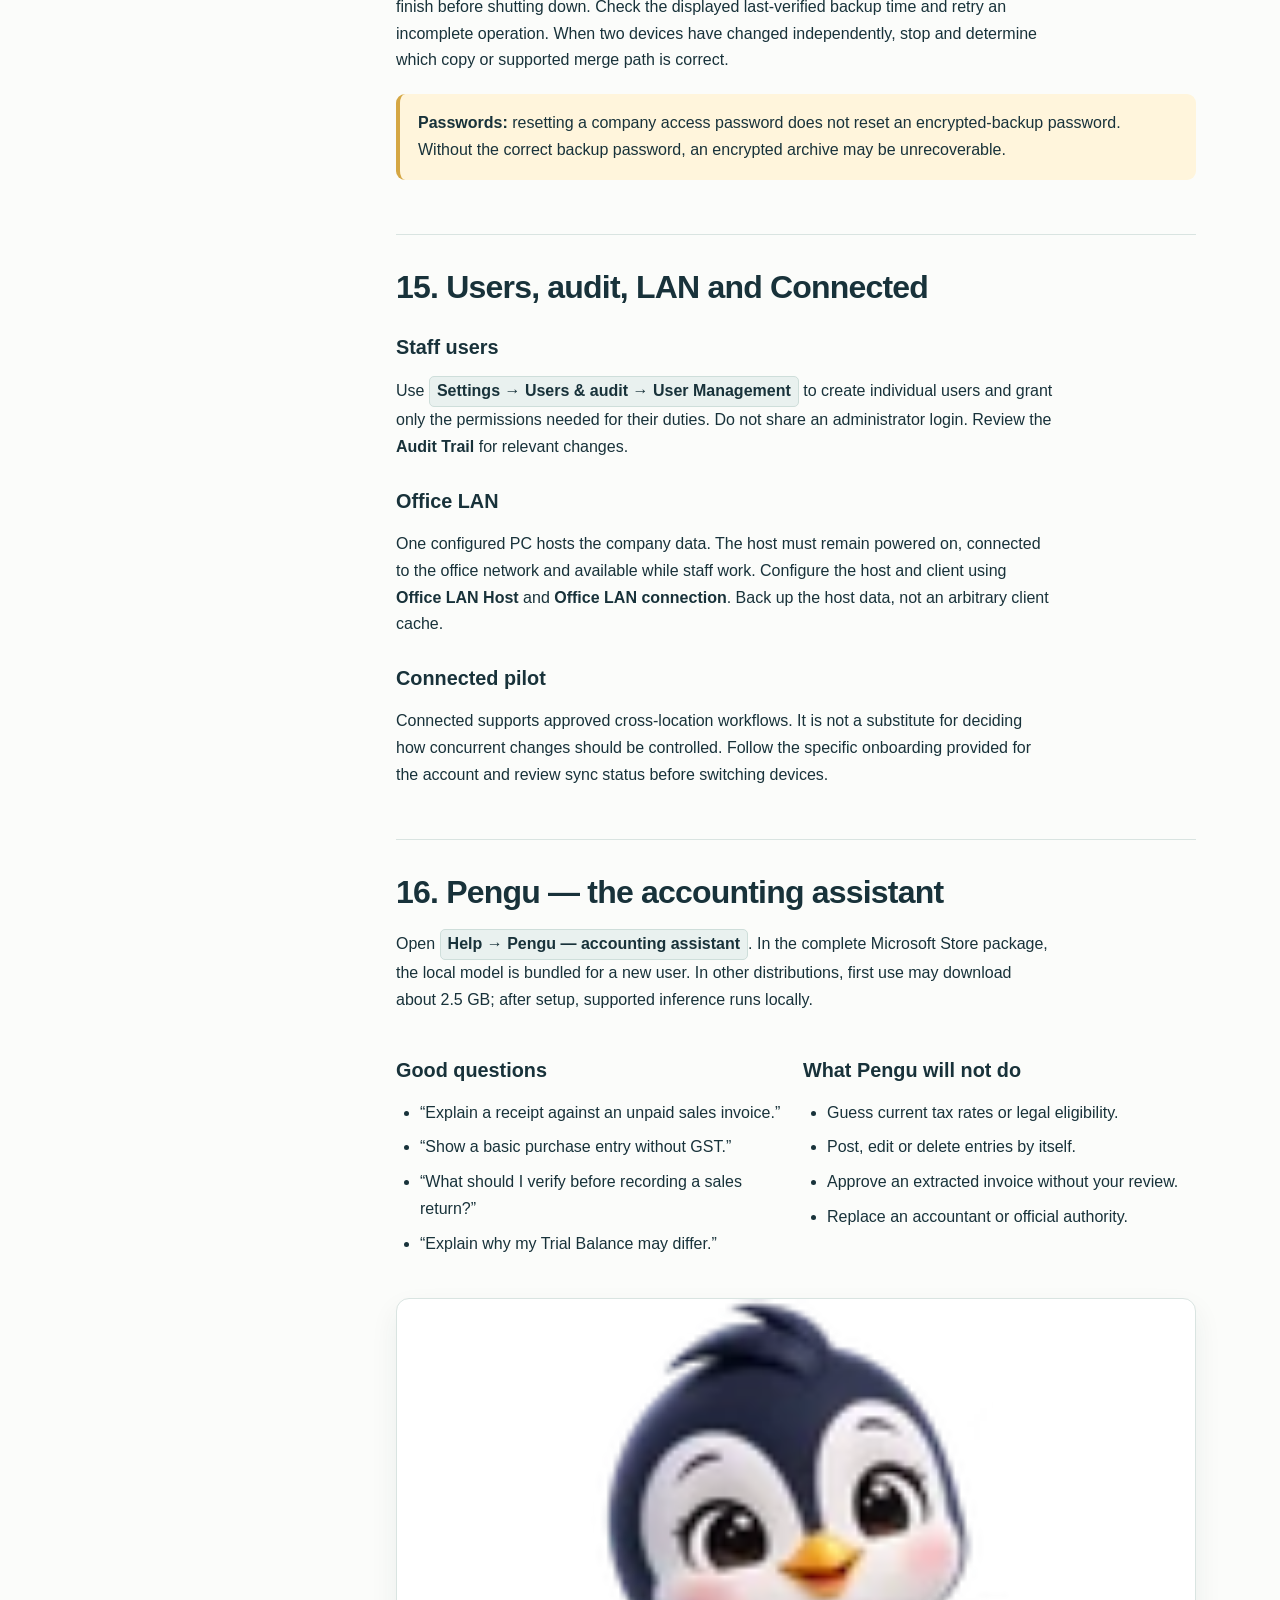
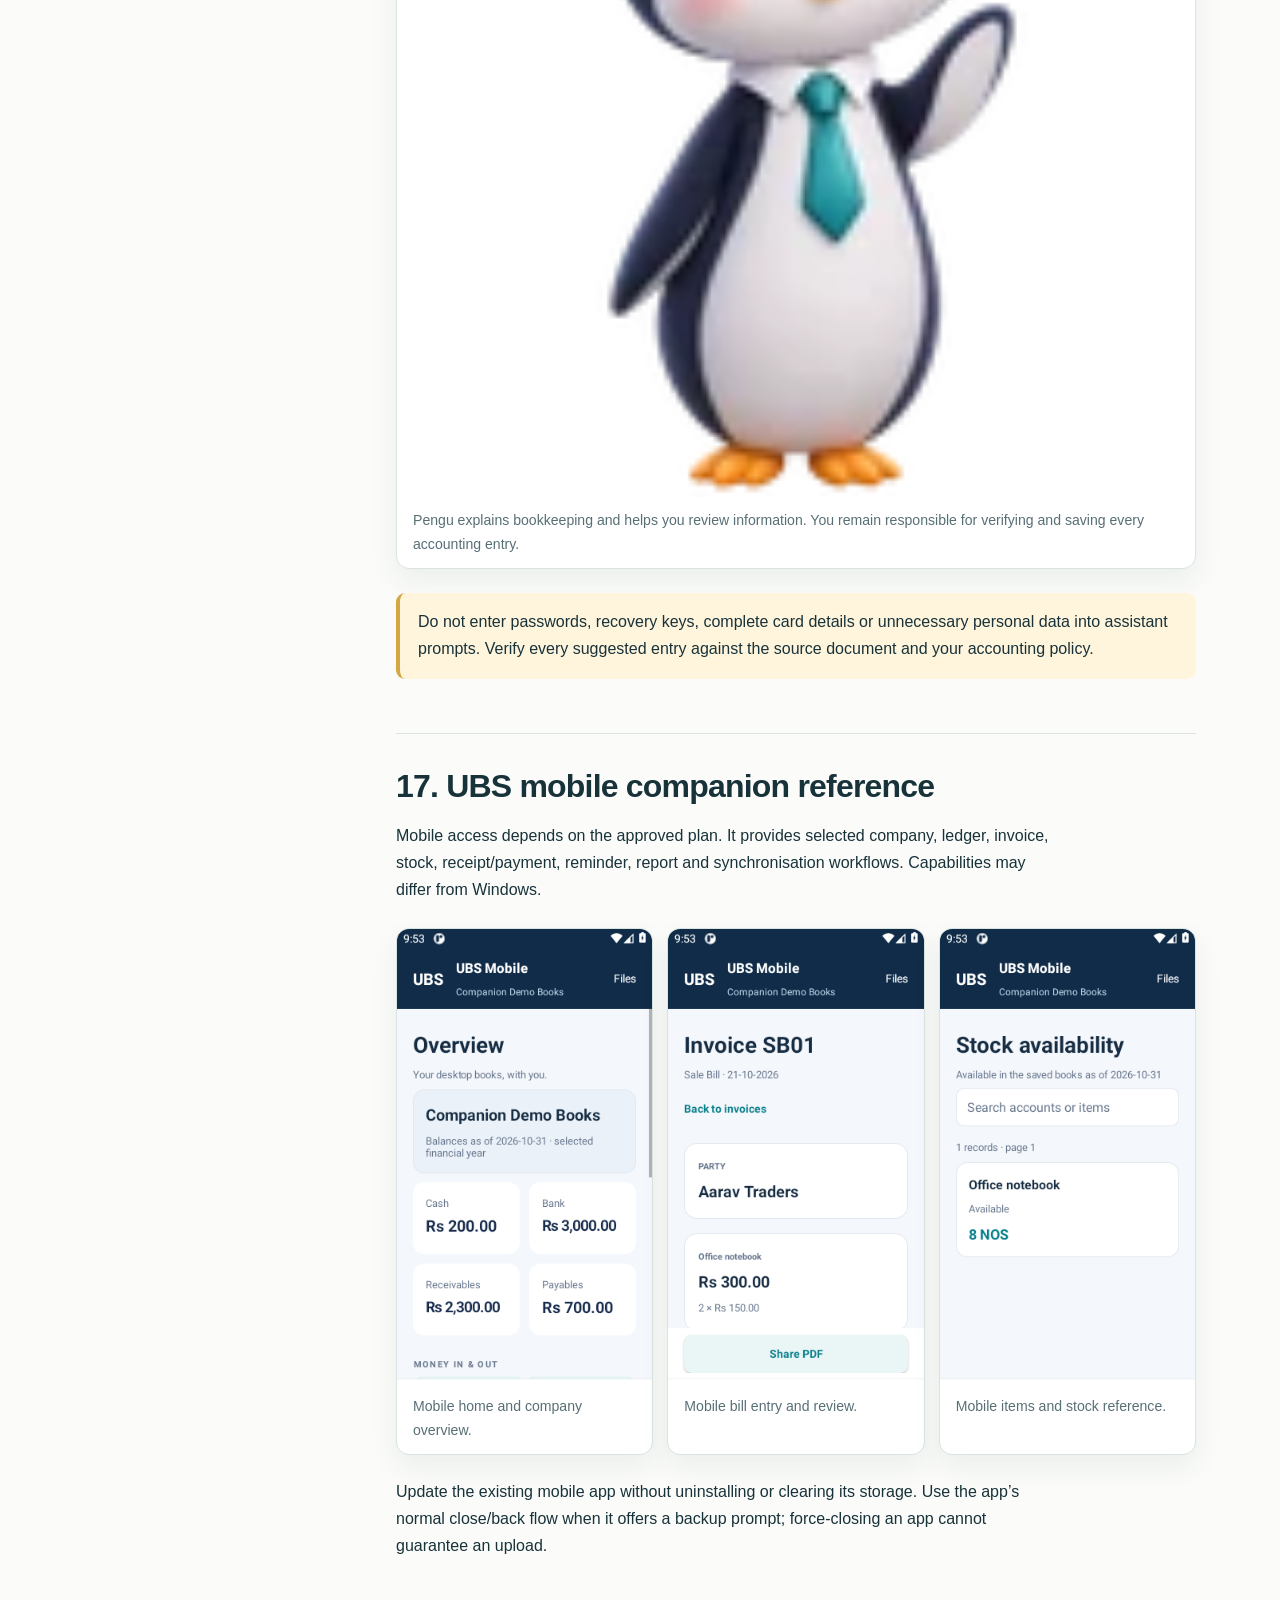
<file: user-manual.html>
<!doctype html>
<html lang="en">
<head>
  <meta charset="utf-8">
  <meta name="viewport" content="width=device-width,initial-scale=1">
  <meta name="description" content="Complete illustrated user manual for UBS Ultimate Business Software 3.6.14.1 on Windows and Microsoft Store.">
  <title>UBS 3.6.14.1 Complete User Manual | KD FINCORP</title>
  <link rel="icon" href="assets/kd-mark-modern-v1.webp">
  <style>
    :root{--navy:#102d3a;--teal:#08796c;--gold:#d5a743;--paper:#fbfcfa;--ink:#18323a;--muted:#586f75;--line:#d9e4e1;--soft:#eef5f2;--warn:#fff5dc}
    *{box-sizing:border-box}html{scroll-behavior:smooth;scroll-padding-top:24px}body{margin:0;background:var(--paper);color:var(--ink);font:16px/1.68 "Segoe UI",Arial,sans-serif}a{color:#06665e;text-underline-offset:3px}img{max-width:100%;height:auto}header{background:linear-gradient(135deg,#102d3a,#155449);color:white;padding:54px 24px}.hero{max-width:1120px;margin:auto}.brand{display:flex;align-items:center;gap:12px;color:white;text-decoration:none;font-weight:700}.brand img{width:42px;height:42px;object-fit:contain}.kicker{margin:38px 0 10px;color:#bee2d5;text-transform:uppercase;letter-spacing:.18em;font-size:.78rem;font-weight:700}h1{font-size:clamp(2.2rem,5vw,4.3rem);line-height:1.03;letter-spacing:-.045em;margin:0 0 22px;max-width:900px}.intro{max-width:780px;font-size:1.16rem;color:#e0eeea}.meta{display:flex;gap:12px;flex-wrap:wrap;margin-top:25px}.pill{border:1px solid #ffffff55;border-radius:99px;padding:7px 13px;font-size:.86rem}.layout{display:grid;grid-template-columns:270px minmax(0,800px);gap:42px;max-width:1160px;margin:0 auto;padding:38px 24px 80px}.toc{position:sticky;top:20px;align-self:start;max-height:calc(100vh - 40px);overflow:auto;background:white;border:1px solid var(--line);border-radius:14px;padding:20px}.toc strong{display:block;margin-bottom:9px}.toc a{display:block;padding:6px 8px;color:var(--ink);text-decoration:none;border-radius:6px;font-size:.91rem}.toc a:hover{background:var(--soft);color:var(--teal)}main{min-width:0}section{padding:34px 0;border-bottom:1px solid var(--line)}h2{font-size:2rem;line-height:1.17;letter-spacing:-.025em;margin:0 0 18px}h3{font-size:1.24rem;line-height:1.3;margin:28px 0 8px}h4{font-size:1rem;margin:22px 0 6px}p,li{max-width:74ch}.lead{font-size:1.1rem;color:var(--muted)}ol,ul{padding-left:24px}li{margin:8px 0}.path{display:inline-block;background:#e9f1ef;border:1px solid #cededa;border-radius:5px;padding:1px 7px;font-weight:650}.note,.warning,.success{padding:16px 18px;border-radius:9px;margin:20px 0}.note{background:var(--soft);border-left:4px solid var(--teal)}.warning{background:var(--warn);border-left:4px solid var(--gold)}.success{background:#e9f7ed;border-left:4px solid #298a4b}.figure{margin:24px 0;background:white;border:1px solid var(--line);border-radius:13px;overflow:hidden;box-shadow:0 12px 28px #18323a12}.figure img{display:block;width:100%}.figure figcaption{padding:12px 16px;color:var(--muted);font-size:.88rem}.phone-row{display:grid;grid-template-columns:repeat(3,1fr);gap:14px}.phone-row .figure{margin:8px 0}.phone-row img{aspect-ratio:9/16;object-fit:cover;object-position:top}.steps{counter-reset:step;list-style:none;padding:0}.steps>li{position:relative;padding:4px 0 16px 48px;min-height:42px}.steps>li:before{counter-increment:step;content:counter(step);position:absolute;left:0;top:0;width:31px;height:31px;display:grid;place-items:center;border-radius:50%;background:var(--teal);color:white;font-weight:700}.grid{display:grid;grid-template-columns:1fr 1fr;gap:14px}.card{background:white;border:1px solid var(--line);border-radius:10px;padding:18px}.card h3{margin-top:0}.table-wrap{overflow:auto;border:1px solid var(--line);border-radius:9px}table{border-collapse:collapse;width:100%;background:white;font-size:.92rem}th,td{padding:11px 12px;text-align:left;border-bottom:1px solid var(--line);vertical-align:top}th{background:var(--soft)}kbd{background:white;border:1px solid #aebdba;border-bottom-width:2px;border-radius:4px;padding:1px 6px;font:inherit;font-size:.86em}.checklist{list-style:none;padding:0}.checklist li:before{content:"✓";color:var(--teal);font-weight:800;margin-right:10px}.page-actions{display:flex;gap:12px;flex-wrap:wrap;margin-top:26px}.button{display:inline-flex;padding:11px 17px;border-radius:7px;background:white;color:var(--navy);text-decoration:none;font-weight:700;border:1px solid #ffffff66}.button.primary{background:#d8edc7;border-color:#d8edc7}footer{background:var(--navy);color:#dce9e6;padding:32px 24px;text-align:center}footer a{color:white}@media(max-width:850px){.layout{grid-template-columns:1fr}.toc{position:relative;top:auto;max-height:none}.grid,.phone-row{grid-template-columns:1fr 1fr}}@media(max-width:560px){header{padding:34px 18px}.layout{padding:22px 18px 60px}.grid,.phone-row{grid-template-columns:1fr}h2{font-size:1.65rem}}@media print{header{padding:20px;color:black;background:white;border-bottom:2px solid #222}.brand{color:black}.kicker,.intro{color:#333}.layout{display:block;max-width:none;padding:0}.toc,.page-actions,footer{display:none}section{break-inside:auto}.figure,.card,.note,.warning,.success,table{break-inside:avoid}a{color:black;text-decoration:none}h2{break-after:avoid}}
  </style>
</head>
<body>
<header><div class="hero">
  <a class="brand" href="index.html"><img src="assets/kd-mark-modern-v1.webp" alt="KD FINCORP"><span>KD FINCORP</span></a>
  <p class="kicker">Official illustrated guide</p>
  <h1>Ultimate Business Software complete user manual</h1>
  <p class="intro">A practical, step-by-step guide to installing UBS, creating a company, recording everyday transactions, producing reports, protecting your data and using Pengu safely.</p>
  <div class="meta"><span class="pill">UBS 3.6.14.1</span><span class="pill">Windows desktop</span><span class="pill">Microsoft Store</span><span class="pill">Updated 28 November 2026</span></div>
  <div class="page-actions"><a class="button primary" href="#quick-start">Start with the quick guide</a><a class="button" href="javascript:window.print()">Print or save as PDF</a></div>
</div></header>
<div class="layout">
<nav class="toc" aria-label="Manual contents"><strong>Contents</strong>
  <a href="#about">1. About UBS</a><a href="#install">2. Install and update</a><a href="#account">3. Account and licence</a><a href="#quick-start">4. First-time setup</a><a href="#companies">5. Companies and passwords</a><a href="#navigation">6. Navigation</a><a href="#masters">7. Masters</a><a href="#sales">8. Sales</a><a href="#purchases">9. Purchases</a><a href="#cash-bank">10. Cash and bank</a><a href="#inventory">11. Inventory</a><a href="#reports">12. Reports and GST</a><a href="#years">13. Financial years</a><a href="#backup">14. Backup and restore</a><a href="#lan">15. Users, LAN and Connected</a><a href="#pengu">16. Pengu assistant</a><a href="#mobile">17. Mobile companion</a><a href="#security">18. Security</a><a href="#troubleshooting">19. Troubleshooting</a><a href="#routine">20. Recommended routine</a><a href="#glossary">21. Glossary and support</a>
</nav>
<main>
<section id="about"><h2>1. About UBS</h2><p class="lead">UBS is an installed bookkeeping, billing, inventory and reporting application. Your company books remain on your device unless you deliberately enable an eligible backup or synchronisation service.</p>
  <div class="grid"><div class="card"><h3>What you can do</h3><ul><li>Create multiple companies and financial years.</li><li>Maintain account ledgers, groups, items and opening balances.</li><li>Record sales, purchases, returns, orders, challans and vouchers.</li><li>Manage stock, fixed assets, bank reconciliation and receivables.</li><li>Produce accounting, financial, management and GST reports.</li><li>Export supported reports and documents to PDF, Excel or CSV.</li></ul></div><div class="card"><h3>Before you begin</h3><ul><li>Use a separate UBS account for the legal owner or responsible business user.</li><li>Keep the company password and backup password in a password manager.</li><li>Confirm your accounting policy, GST treatment and opening figures with your accountant.</li><li>Create a tested local backup before importing, restoring or updating.</li></ul></div></div>
  <div class="warning"><strong>Important:</strong> UBS assists with recording and reporting. It does not replace professional accounting, tax or legal advice. Confirm current statutory rates, rules, filing dates and eligibility from an official source.</div>
</section>
<section id="install"><h2>2. Install and update UBS</h2><h3>Website installer</h3><ol class="steps"><li>Download the current Windows installer only from the <a href="index.html#download">official UBS download page</a>.</li><li>Optionally verify the SHA-256 value using the <a href="help.html">download verification tool</a>.</li><li>Close UBS. If updating, make a recovery backup first.</li><li>Run the installer. For an existing installation, choose the existing UBS folder so saved application data remains available.</li><li>Open UBS and confirm the version shown in the application.</li></ol>
  <h3>Microsoft Store version</h3><p>Install UBS from its Microsoft Store listing and let Windows manage updates. The Microsoft Store package includes the complete Pengu model for a new user, so it is intentionally much larger than the website installer.</p>
  <div class="note"><strong>Updating an existing user:</strong> do not remove the old installation merely to update it. Back up first, close UBS, and install the newer version over the retained application/data location. Never delete an unknown data folder.</div>
  <h3>Check from inside UBS</h3><p>Open <span class="path">Help → Check for updates</span>. UBS offers only update files that pass its release verification. Let an interrupted download resume where supported.</p>
</section>
<section id="account"><h2>3. UBS account, trial and licence</h2><ol class="steps"><li>Open <span class="path">Settings → Account &amp; licence</span>.</li><li>Create an account with an email address you control.</li><li>Open the verification message and confirm the email.</li><li>Sign in to start an eligible trial or activate an approved plan.</li><li>After KD FINCORP changes your licence, select <strong>Sync licence now</strong>.</li></ol><p>Connect the device to the internet periodically for licence verification. Your saved books are not deleted when a licence needs attention.</p>
  <div class="warning">Never share your UBS account password, email verification link, recovery key or licence credential with an unknown caller. KD FINCORP support does not need your password.</div>
</section>
<section id="quick-start"><h2>4. First-time setup: the shortest safe route</h2><ol class="steps"><li>Install UBS and verify your email account.</li><li>Create the company and choose the correct financial-year dates.</li><li>Create a strong company access password.</li><li>Review account groups and create customers, suppliers, bank accounts and expense/income ledgers.</li><li>Create inventory items and confirm units, opening stock, rates and GST details.</li><li>Enter verified opening balances.</li><li>Create and test an encrypted backup.</li><li>Record one sample sale and purchase; then review the ledgers, stock and Trial Balance.</li><li>Remove or reverse sample entries according to your bookkeeping policy before live use.</li></ol>
  <figure class="figure"><img src="assets/ubs-pc-dashboard-v312.png" alt="UBS Windows dashboard showing business summary and navigation"><figcaption>Reference: the UBS dashboard brings company status, summaries and common workflows together. Labels can vary slightly by plan and window size.</figcaption></figure>
</section>
<section id="companies"><h2>5. Companies, financial years and company passwords</h2><h3>Create a company</h3><ol><li>Open <span class="path">Company → Companies → Create company</span>.</li><li>Enter the legal/trading name, address and applicable registration details carefully.</li><li>Select the financial-year start and end dates.</li><li>Create an access password. This protects opening that company inside UBS.</li><li>Review the details and save.</li></ol>
  <h3>Open or switch company</h3><p>Use <span class="path">Company → Companies → Open / switch company</span>, select the company and enter its access password. Confirm the company name and active financial year before recording anything.</p>
  <h3>Forgot the company password</h3><ol class="steps"><li>Open the company selection screen and choose the affected company.</li><li>Select <strong>Forgot company password?</strong></li><li>Re-authenticate using the password of the registered UBS owner account.</li><li>Enter and confirm a new company password.</li><li>Open the company using the new password.</li></ol>
  <div class="success"><strong>What the reset changes:</strong> only the selected company access password. It does not change the UBS account password, the backup encryption password, another company’s password or historical accounting records.</div>
  <div class="warning"><strong>No owner account access?</strong> Do not attempt to edit the database. Recover the registered UBS account through official support. A company password and an encrypted-backup password serve different purposes.</div>
</section>
<section id="navigation"><h2>6. Find your way around UBS</h2><p>The menu follows the bookkeeping workflow: <strong>Company, Masters, Transactions, Inventory, Reports, Settings and Help</strong>. Use the screen finder when you know a task but not its menu location.</p>
  <div class="table-wrap"><table><thead><tr><th>Area</th><th>Use it for</th></tr></thead><tbody><tr><td>Company</td><td>Companies, financial years, backup and synchronisation.</td></tr><tr><td>Masters</td><td>Account groups, ledgers, currencies and exchange rates.</td></tr><tr><td>Transactions</td><td>Sales, purchases, vouchers, returns, notes, banking and imports.</td></tr><tr><td>Inventory</td><td>Items, stock, valuation, adjustment, replenishment and assets.</td></tr><tr><td>Reports</td><td>Books, statements, GST, ageing, management and branch reports.</td></tr><tr><td>Settings</td><td>Account/licence, users, audit, LAN and cloud connections.</td></tr><tr><td>Help</td><td>Pengu, shortcuts, updates, diagnostics and support.</td></tr></tbody></table></div>
  <p>On a form, move through fields with <kbd>Tab</kbd> and move backwards with <kbd>Shift</kbd> + <kbd>Tab</kbd>. Use the displayed shortcut screen at <span class="path">Help → Shortcut keys</span> for current screen-specific keys.</p>
</section>
<section id="masters"><h2>7. Set up masters correctly</h2><h3>Account groups / annexures</h3><p>Open <span class="path">Masters → Accounts → Account groups / annexures</span>. Groups determine where balances appear in financial statements. Avoid creating duplicate groups with slightly different spelling.</p>
  <h3>Account ledgers</h3><p>Open <span class="path">Masters → Accounts → Account ledgers</span>. Create customers, suppliers, cash/bank accounts, expenses, income, assets, liabilities and capital accounts under the correct group. Enter contact and tax details only after checking the source document.</p>
  <h3>Inventory items</h3><p>Open <span class="path">Inventory → Items &amp; stock → Create / edit items</span>. Set the item name, unit, sales/purchase rates, opening quantity/value and applicable tax information. Item names and units should stay consistent.</p>
  <div class="note"><strong>Good practice:</strong> decide a naming pattern before creating masters—for example, “Customer – City” and “Bank – Last four digits”. Search before adding a new ledger or item.</div>
</section>
<section id="sales"><h2>8. Sales workflow</h2><h3>Create a sales invoice</h3><ol class="steps"><li>Open <span class="path">Transactions → Sales → Sales invoice</span>.</li><li>Select the customer and invoice date. Confirm that it belongs to the active financial year.</li><li>Enter the bill number/reference, items, quantity and rate.</li><li>Choose IGST or CGST+SGST only from confirmed place-of-supply and tax facts.</li><li>Review taxable value, discount, tax and final total.</li><li>Save, then print or export the invoice if required.</li></ol>
  <figure class="figure"><img src="assets/ubs-pc-billing-v312.png" alt="UBS Windows billing form with customer, item, quantity, rate and tax fields"><figcaption>Reference: a UBS billing screen. Always review the party, date, item quantities, rates, tax mode and total before saving.</figcaption></figure>
  <h3>Orders, challans and returns</h3><p>A <strong>Sales order</strong> records a customer commitment without posting the final sale. A <strong>Delivery challan (outward)</strong> records movement/delivery as applicable. Use <strong>Sales return</strong> against the original transaction where possible so tax, stock and customer balances reverse correctly.</p>
  <div class="warning">Do not enter a receipt against a customer as another sale. A receipt settles the customer receivable; it does not create income a second time.</div>
</section>
<section id="purchases"><h2>9. Purchase workflow</h2><ol class="steps"><li>Open <span class="path">Transactions → Purchases → Purchase bill</span>.</li><li>Select the supplier and enter the supplier’s invoice date and number.</li><li>Add items, quantities, purchase rates and confirmed tax treatment.</li><li>Review whether input tax is actually eligible; a GST amount on a bill does not by itself establish eligibility.</li><li>Check the final payable and save.</li></ol>
  <h3>Scan bill from PDF or image</h3><ol><li>Open <span class="path">Transactions → Import → Scan bill from PDF / image</span>.</li><li>Select a clear PDF or image.</li><li>Compare every extracted field with the original—supplier, GSTIN, items, quantities, rates, tax and total.</li><li>Correct unread or uncertain values.</li><li>Select <strong>Open in bill form</strong> to continue editing, or <strong>Save reviewed bill</strong> only after verification.</li></ol>
  <p>Use <strong>Purchase return</strong> to reverse goods returned to a supplier. Link it to the original purchase when the screen permits.</p>
</section>
<section id="cash-bank"><h2>10. Cash, bank and journal entries</h2><div class="table-wrap"><table><thead><tr><th>Screen</th><th>Typical purpose</th></tr></thead><tbody><tr><td>Record expense</td><td>Common business expense paid or payable.</td></tr><tr><td>Receipt voucher</td><td>Money received into cash/bank, including customer collection.</td></tr><tr><td>Payment voucher</td><td>Money paid from cash/bank, including supplier settlement.</td></tr><tr><td>Contra entry</td><td>Transfer between cash and bank or between bank accounts.</td></tr><tr><td>Journal entry</td><td>Non-cash adjustment supported by accounting evidence.</td></tr><tr><td>Credit / Debit note</td><td>Business adjustment with the appropriate documentary treatment.</td></tr></tbody></table></div>
  <p>When saving a receipt or payment for an existing invoice, map it to the eligible unpaid bill. A partial allocation leaves an outstanding balance; an unallocated excess may remain as an advance.</p>
  <h3>Bank reconciliation</h3><ol><li>Open <span class="path">Transactions → Cash &amp; bank → Bank reconciliation</span>.</li><li>Select the correct bank ledger and statement period.</li><li>Compare UBS entries with the bank statement.</li><li>Mark only genuinely matched entries and investigate differences.</li><li>Retain the statement and reconciliation evidence.</li></ol>
</section>
<section id="inventory"><h2>11. Inventory and fixed assets</h2><p>Use <span class="path">Inventory → Items &amp; stock → Stock &amp; valuation report</span> to review quantities and values. Use <strong>Stock adjustment</strong> only after a physical count or documented correction; record the reason.</p>
  <ul><li><strong>Replenishment:</strong> identify stock that may need ordering.</li><li><strong>NRV:</strong> compare carrying value with supported net realisable value assumptions.</li><li><strong>Fixed Assets Register:</strong> maintain acquisition, classification and depreciation-related information.</li></ul>
  <div class="note">Investigate negative stock rather than hiding it with an unsupported adjustment. Common causes include missing purchases, incorrect dates, duplicated sales or wrong units.</div>
</section>
<section id="reports"><h2>12. Accounting, financial and GST reports</h2><p>Choose the company, financial year and report date range first. Generate the report and wait for it to finish before exporting.</p>
  <figure class="figure"><img src="assets/ubs-pc-reports-v312.png" alt="UBS financial report screen with account balances"><figcaption>Reference: UBS report output. Review the company, period, stock basis and totals shown on every exported report.</figcaption></figure>
  <div class="grid"><div class="card"><h3>Accounting books</h3><ul><li>Day Book</li><li>Ledgers</li><li>Journals</li><li>Sales Book</li><li>Purchase Book</li></ul></div><div class="card"><h3>Financial statements</h3><ul><li>Trial Balance</li><li>Profit &amp; Loss</li><li>Balance Sheet</li><li>Cash Flow</li><li>Changes in Equity</li><li>CMA Report</li></ul></div></div>
  <h3>A sensible review sequence</h3><ol><li>Review Day Book for missing or duplicated activity.</li><li>Review relevant party and bank ledgers.</li><li>Check the Trial Balance.</li><li>Review Profit &amp; Loss and Balance Sheet movements.</li><li>Reconcile stock, receivables, payables, cash, bank and tax control accounts.</li><li>Then review GST and management reports.</li></ol>
  <h3>GST reports</h3><p>GSTR-1 summarises outward supplies, GSTR-2 supports inward-supply review, and GSTR-3 presents net-liability information within UBS. Treat them as bookkeeping reports for review—not as proof that a statutory return has been filed. Reconcile with source invoices, portal data and current legal rules.</p>
</section>
<section id="years"><h2>13. Financial years</h2><h3>Switch or create a year</h3><p>Use <span class="path">Company → Financial year</span>. Confirm opening dates and balances before entering transactions. The active year controls which records and reports you are working with.</p>
  <h3>Close a financial year</h3><ol><li>Finish reconciliations and obtain required review/approval.</li><li>Create and verify a backup stored outside the live UBS folder.</li><li>Open <strong>Close financial year</strong>.</li><li>Select the appropriate profit/loss transfer ledger.</li><li>Enter the company password and confirm only after reading the warning.</li></ol>
  <div class="warning">Closing/finalising a year locks it and transfers the net result. This is not a routine save button. Do it only after review; reversing or reopening requires controlled action.</div>
</section>
<section id="backup"><h2>14. Backup, restore and synchronisation</h2><h3>Create an encrypted local backup</h3><ol class="steps"><li>Open <span class="path">Company → Data &amp; backup → Company Data &amp; Backups</span>.</li><li>Set a backup password of at least 12 characters and store it securely.</li><li>Select <strong>Back Up All Companies</strong> or the applicable backup action.</li><li>Save the <code>.ubsbackup</code> file to a separate drive or protected location.</li><li>Confirm UBS reports that the backup was created and verified.</li></ol>
  <h3>Restore</h3><p>Use <strong>Restore All Companies</strong> for a <code>.ubsbackup</code> file. Use <strong>Add Companies</strong> only for an applicable UBS database file. Restoring can replace live books, so verify the file date, company, source, password and backup copy before continuing.</p>
  <h3>Cloud backup and sync</h3><p>Eligible plans can enable live cloud backup in Company Data &amp; Backups. Allow uploads to finish before shutting down. Check the displayed last-verified backup time and retry an incomplete operation. When two devices have changed independently, stop and determine which copy or supported merge path is correct.</p>
  <div class="warning"><strong>Passwords:</strong> resetting a company access password does not reset an encrypted-backup password. Without the correct backup password, an encrypted archive may be unrecoverable.</div>
</section>
<section id="lan"><h2>15. Users, audit, LAN and Connected</h2><h3>Staff users</h3><p>Use <span class="path">Settings → Users &amp; audit → User Management</span> to create individual users and grant only the permissions needed for their duties. Do not share an administrator login. Review the <strong>Audit Trail</strong> for relevant changes.</p>
  <h3>Office LAN</h3><p>One configured PC hosts the company data. The host must remain powered on, connected to the office network and available while staff work. Configure the host and client using <strong>Office LAN Host</strong> and <strong>Office LAN connection</strong>. Back up the host data, not an arbitrary client cache.</p>
  <h3>Connected pilot</h3><p>Connected supports approved cross-location workflows. It is not a substitute for deciding how concurrent changes should be controlled. Follow the specific onboarding provided for the account and review sync status before switching devices.</p>
</section>
<section id="pengu"><h2>16. Pengu — the accounting assistant</h2><p>Open <span class="path">Help → Pengu — accounting assistant</span>. In the complete Microsoft Store package, the local model is bundled for a new user. In other distributions, first use may download about 2.5 GB; after setup, supported inference runs locally.</p>
  <div class="grid"><div><h3>Good questions</h3><ul><li>“Explain a receipt against an unpaid sales invoice.”</li><li>“Show a basic purchase entry without GST.”</li><li>“What should I verify before recording a sales return?”</li><li>“Explain why my Trial Balance may differ.”</li></ul></div><div><h3>What Pengu will not do</h3><ul><li>Guess current tax rates or legal eligibility.</li><li>Post, edit or delete entries by itself.</li><li>Approve an extracted invoice without your review.</li><li>Replace an accountant or official authority.</li></ul></div></div>
  <figure class="figure"><img src="assets/penguin-web-v1.webp" alt="Pengu, the UBS local accounting assistant mascot"><figcaption>Pengu explains bookkeeping and helps you review information. You remain responsible for verifying and saving every accounting entry.</figcaption></figure>
  <div class="warning">Do not enter passwords, recovery keys, complete card details or unnecessary personal data into assistant prompts. Verify every suggested entry against the source document and your accounting policy.</div>
</section>
<section id="mobile"><h2>17. UBS mobile companion reference</h2><p>Mobile access depends on the approved plan. It provides selected company, ledger, invoice, stock, receipt/payment, reminder, report and synchronisation workflows. Capabilities may differ from Windows.</p>
  <div class="phone-row"><figure class="figure"><img src="assets/ubs-mobile-home-v313.png" alt="UBS mobile home screen"><figcaption>Mobile home and company overview.</figcaption></figure><figure class="figure"><img src="assets/ubs-mobile-billing-v313.png" alt="UBS mobile billing screen"><figcaption>Mobile bill entry and review.</figcaption></figure><figure class="figure"><img src="assets/ubs-mobile-items-v313.png" alt="UBS mobile items screen"><figcaption>Mobile items and stock reference.</figcaption></figure></div>
  <p>Update the existing mobile app without uninstalling or clearing its storage. Use the app’s normal close/back flow when it offers a backup prompt; force-closing an app cannot guarantee an upload.</p>
</section>
<section id="security"><h2>18. Security and data protection</h2><ul class="checklist"><li>Use unique passwords for the UBS account, each sensitive company and encrypted backups.</li><li>Store passwords in a trusted password manager; do not keep them in the company notes.</li><li>Keep Windows, antivirus protection and UBS updated.</li><li>Download only from KD FINCORP’s official website, GitHub release or Microsoft Store listing.</li><li>Give each staff member a separate user with minimum necessary permissions.</li><li>Keep at least one tested backup offline or otherwise isolated from the working computer.</li><li>Review support files before sharing and remove unnecessary private information.</li><li>Never permit an unknown person to remotely control the computer.</li></ul>
</section>
<section id="troubleshooting"><h2>19. Troubleshooting</h2><div class="table-wrap"><table><thead><tr><th>Problem</th><th>What to do</th></tr></thead><tbody><tr><td>Forgot company password</td><td>Select the company, choose <strong>Forgot company password?</strong>, re-authenticate the registered UBS account and set a new password.</td></tr><tr><td>Forgot backup password</td><td>Company-password reset will not help. Check the password manager and authorised records; contact support before altering files.</td></tr><tr><td>Setup says UBS is running</td><td>Close UBS and related windows. If none is visible, restart Windows and run setup again.</td></tr><tr><td>Report appears old</td><td>Confirm the company, financial year and date range, then generate the report again before exporting.</td></tr><tr><td>Stock is negative</td><td>Check dates, missing purchases, duplicated sales, returns, units and stock adjustments.</td></tr><tr><td>Cloud backup incomplete</td><td>Keep the designated PC awake and online; open Company Data &amp; Backups and retry. Do not restore a different copy merely to clear a status.</td></tr><tr><td>Licence change not shown</td><td>Connect to the internet and use <span class="path">Settings → Account &amp; licence → Sync licence now</span>.</td></tr><tr><td>Pengu unavailable</td><td>Confirm the complete package/model is installed, sufficient disk space is available and initial setup finished.</td></tr></tbody></table></div>
  <h3>Create a support report</h3><p>Open <span class="path">Help → Troubleshooting → System Health</span>, run the checks and select <strong>Save support report</strong>. Include the UBS version, device type, company name only if needed, the action attempted, exact error text and time. Never include a password or recovery key.</p>
</section>
<section id="routine"><h2>20. Recommended operating routine</h2><div class="grid"><div class="card"><h3>Every day</h3><ul class="checklist"><li>Confirm company and year before entry.</li><li>Use source documents.</li><li>Review totals before saving.</li><li>Check backup/sync completion before shutdown.</li></ul></div><div class="card"><h3>Every week</h3><ul class="checklist"><li>Review Day Book and bank activity.</li><li>Check receivables/payables and negative stock.</li><li>Create a separate recovery backup.</li><li>Check for UBS updates.</li></ul></div><div class="card"><h3>Every month</h3><ul class="checklist"><li>Reconcile bank, cash and control accounts.</li><li>Review Trial Balance, P&amp;L and Balance Sheet.</li><li>Reconcile GST reports to source and portal information.</li><li>Test that a backup can be selected and validated.</li></ul></div><div class="card"><h3>Year end</h3><ul class="checklist"><li>Complete reconciliations and adjustments.</li><li>Obtain accountant/owner approval.</li><li>Create multiple verified backups.</li><li>Close the year only when authorised.</li></ul></div></div>
</section>
<section id="glossary"><h2>21. Glossary and support</h2><div class="table-wrap"><table><tbody><tr><th>Company password</th><td>Controls opening a selected company inside UBS.</td></tr><tr><th>UBS account password</th><td>Authenticates the registered online account and can authorise company-password recovery.</td></tr><tr><th>Backup password</th><td>Encrypts a <code>.ubsbackup</code> recovery archive.</td></tr><tr><th>Ledger</th><td>An account that collects transactions and balances.</td></tr><tr><th>Voucher</th><td>A record of an accounting transaction.</td></tr><tr><th>Financial year</th><td>The accounting period currently selected for entry and reporting.</td></tr><tr><th>Trial Balance</th><td>A list of ledger balances used to check debit/credit agreement and support review.</td></tr><tr><th>Sync</th><td>A controlled process for exchanging eligible data between approved devices/services.</td></tr></tbody></table></div>
  <h3>Official support</h3><p>Email <a href="mailto:kdfincorpindia@gmail.com">kdfincorpindia@gmail.com</a> or call <a href="tel:+918727074564">+91 87270 74564</a>. See <a href="help.html">installation, verification and support help</a> and <a href="release-notes.html">release notes</a>.</p>
  <div class="note">This manual describes UBS 3.6.14.1. Features shown can depend on the licensed plan, user permissions and device. Screen appearance may vary slightly with display size and later maintenance updates.</div>
</section>
</main></div>
<footer>© 2026 KD FINCORP · <a href="index.html">UBS website</a> · <a href="help.html">Help</a> · <a href="plans.html">Plans</a></footer>
</body></html>
</file>
<file: assets/helpdesk-346.css>
#ubs-help-launcher{position:fixed;right:24px;bottom:24px;width:64px;height:64px;padding:4px;border:1px solid #b8d3d0;border-radius:50%;background:#f5fbfa;box-shadow:0 4px 20px #142c3226;z-index:1000;cursor:pointer;display:grid;place-items:center}
#ubs-help-launcher img{width:52px;height:52px;object-fit:contain}#ubs-help-launcher:focus-visible,#ubs-help-panel :focus-visible{outline:3px solid #087f79;outline-offset:3px}
#ubs-help-panel{position:fixed;right:24px;bottom:100px;width:min(370px,calc(100vw - 32px));height:min(510px,calc(100dvh - 125px));z-index:1001;background:#fff;color:#20303d;border:1px solid #dbe3e7;border-radius:16px;box-shadow:0 12px 44px #182f3d26;font:14px/1.55 system-ui,sans-serif;overflow:hidden;display:flex;flex-direction:column;text-align:left}#ubs-help-panel[hidden]{display:none}
#ubs-help-panel *{box-sizing:border-box}#ubs-help-panel header{display:flex;align-items:center;gap:10px;padding:14px 16px;background:#f4f8f9;border-bottom:1px solid #e2e9ec;position:static;min-height:0}#ubs-help-panel header img{width:38px;height:38px;object-fit:contain}#ubs-help-panel strong{font-size:15px}#ubs-help-panel small{display:block;color:#5b6b78;font-size:12px}#ubs-help-close{margin-left:auto;background:transparent;border:0;padding:8px;font-size:24px;color:#52636e;cursor:pointer;line-height:1}
#ubs-help-messages{flex:1;min-height:0;overflow:auto;padding:16px;overscroll-behavior:contain}#ubs-help-messages p{padding:10px 12px;margin:0 0 10px;background:#f2f6f7;border-radius:10px;white-space:pre-wrap;overflow-wrap:anywhere}#ubs-help-messages p[data-user]{background:#e7f4f1;margin-left:24px}#ubs-help-topics{display:flex;flex-wrap:wrap;gap:6px;padding:0 16px 12px}#ubs-help-topics button{border:1px solid #d2dfe2;border-radius:16px;background:#fff;padding:6px 10px;color:#17665f;font:inherit;font-size:12px;cursor:pointer}
#ubs-help-panel form{padding:12px 16px;display:flex;gap:8px;border-top:1px solid #e2e9ec}#ubs-help-input{width:100%;min-width:0;border:1px solid #c8d7dc;border-radius:8px;padding:10px;font:inherit;margin:0}#ubs-help-panel form button{padding:8px 12px;background:#086e66;border:0;border-radius:8px;color:#fff;font:inherit;cursor:pointer;margin:0}#ubs-help-support{padding:0 16px 12px;color:#086e66;font-size:12px;text-decoration:underline}
@media(max-width:480px){#ubs-help-launcher{right:16px;bottom:16px;width:58px;height:58px}#ubs-help-panel{right:16px;bottom:86px}#ubs-help-launcher img{width:46px;height:46px}}
</file>
<file: assets/modern-depth-v1.css>
:root{--ink:#142e2d;--muted:#59706b;--teal:#087969;--cream:#f7f9f5;--line:#dce5de;--mint:#b9f3bd;--gold:#d7b775}*{box-sizing:border-box}html{scroll-behavior:smooth;scroll-padding-top:100px}body{margin:0;background:var(--cream);color:var(--ink);font-family:Inter,"Segoe UI",Arial,sans-serif;line-height:1.65;-webkit-font-smoothing:antialiased}h1,h2,h3,p{margin-top:0}a{color:inherit;text-underline-offset:5px}img{display:block;max-width:100%;height:auto}button,a{touch-action:manipulation}button{font:inherit}a:focus-visible,button:focus-visible,summary:focus-visible{outline:3px solid #cf9d34;outline-offset:5px}.wrap{width:min(1240px,calc(100% - 64px));margin:auto}.skip{position:absolute;left:12px;top:-100px;background:white;padding:12px;z-index:30}.skip:focus{top:10px}body>header{position:sticky;top:0;background:#f7f9f5;z-index:10;border-bottom:1px solid var(--line)}.nav{display:flex;align-items:center;justify-content:space-between;gap:24px;min-height:86px}.brand{display:flex;align-items:center;gap:12px;text-decoration:none;font-size:18px;font-weight:750;letter-spacing:-.4px}.brand img{width:42px;height:42px;object-fit:contain;border-radius:10px}.nav nav{display:flex;align-items:center;gap:28px}.nav nav a{font-size:13px;text-decoration:none;font-weight:650}.nav nav>a:not(.btn):hover{color:var(--teal)}.btn{display:inline-flex;align-items:center;justify-content:center;gap:16px;min-height:50px;padding:13px 23px;border-radius:9px;border:1px solid var(--teal);background:var(--teal);color:white;text-decoration:none;font-size:13px;font-weight:700;transition:transform .18s,box-shadow .18s,background .18s}.btn:hover{transform:translateY(-3px);box-shadow:0 7px 0 #083e3020;background:#056453}.btn.outline{color:var(--ink);background:transparent;border-color:#acbeb4}.nav .btn{min-height:43px;padding:10px 19px}.social-icon{display:inline-block;flex-shrink:0;width:21px;height:21px;vertical-align:middle}.social-link{display:inline-flex;align-items:center;gap:10px}.actions{display:flex;align-items:center;gap:12px;flex-wrap:wrap;margin:28px 0 20px}.eyebrow{display:block;text-transform:uppercase;letter-spacing:2px;font-size:10px;font-weight:750;color:var(--teal);margin-bottom:20px}.hero{position:relative;isolation:isolate;overflow:hidden;color:#f7fff7;background:#112e2a;padding:80px 0 62px}.hero:before{content:"";position:absolute;inset:0;z-index:-1;background:radial-gradient(ellipse at 77% 41%,#2d695158,transparent 55%),linear-gradient(110deg,#112e2a,#102720)}.hero-grid{display:grid;grid-template-columns:.95fr 1.05fr;align-items:center;gap:48px}.hero .eyebrow{color:#b6ceb9;letter-spacing:2.2px}.status-dot{display:inline-block;width:7px;height:7px;margin:0 8px 1px 0;border-radius:50%;background:#b9f3bd;box-shadow:0 0 0 4px #b9f3bd12}.hero h1{font-size:clamp(46px,5.5vw,78px);line-height:1.04;letter-spacing:-3.8px;font-weight:600;margin:0 0 25px}.hero h1 em{font-style:normal;color:var(--mint)}.hero .lead{font-size:16px;line-height:1.8;max-width:450px;color:#bdcec4;margin-bottom:0}.hero .btn{background:var(--mint);border-color:var(--mint);color:#15352a}.hero .btn:hover{background:#d0ffd2;box-shadow:0 6px 0 #0003}.hero .btn.outline{background:transparent;color:#edf6ee;border-color:#718c7c}.hero .fine{color:#9db5a8}.hero-note{display:flex;align-items:center;gap:10px;font-size:11px;letter-spacing:.2px}.hero-note span:first-child{width:22px;height:22px;background:#b9f3bd13;border:1px solid #b9f3bd35;border-radius:50%;display:grid;place-items:center;color:var(--mint)}.fine{font-size:12px;color:var(--muted)}.depth-stage{position:relative;min-width:0;height:450px;perspective:1100px}.orbit{position:absolute;left:6%;right:-5%;bottom:24px;height:160px;border:1px solid #b9f3bd22;border-radius:50%;transform:rotateX(64deg) rotateZ(-12deg);background:radial-gradient(ellipse,#92eaae0c,transparent 60%);pointer-events:none}.orbit:after{content:"";position:absolute;inset:25px -22px;border:1px solid #b9f3bd15;border-radius:50%}.depth-stack{position:absolute;left:5%;right:1%;top:74px;transform-style:preserve-3d;transform:rotateX(calc(7deg + var(--tilt-x,0deg))) rotateY(calc(-13deg + var(--tilt-y,0deg))) rotateZ(2deg);transition:transform .24s ease-out}.depth-back{position:absolute;inset:-17px 15px 14px -15px;border:1px solid #88b49b4a;background:#285442;border-radius:14px;transform:translateZ(-25px);box-shadow:-16px 22px 0 #1b3a2b}.hero-screen{position:relative;overflow:hidden;border:1px solid #b9f3bd60;background:#f9fcf9;border-radius:12px;box-shadow:0 34px 45px #0007;transform:translateZ(4px)}.screen-top{display:flex;align-items:center;gap:5px;background:#e7efe8;color:#43584b;padding:12px 14px;font-size:8px;font-weight:700;letter-spacing:1.5px}.dot{display:inline-block;width:5px;height:5px;border-radius:50%;background:#90a895}.screen-top span:last-child{margin-left:auto}.hero-screen img{width:100%;aspect-ratio:16/9;object-fit:cover}.depth-label{position:absolute;top:4px;left:4%;display:flex;gap:10px;align-items:center;font-size:10px;letter-spacing:1.5px;color:#a3c2ad}.depth-label b{font-size:18px;font-weight:600;color:#e4f7e6}.depth-card{position:absolute;bottom:17px;left:-2%;width:236px;padding:18px 20px;background:#f6faf2;color:#193a2c;border:1px solid #def1d9;border-radius:12px;box-shadow:0 20px 30px #0004;transform:rotate(-4deg)}.depth-card small{display:block;color:#5c7664;font-size:9px;font-weight:700;letter-spacing:1.4px;margin-bottom:9px}.depth-card strong{display:block;font-size:18px;line-height:1.3;letter-spacing:-.5px;font-weight:600}.depth-card .mini-rule{display:flex;gap:4px;margin-top:14px}.mini-rule i{height:5px;border-radius:5px;background:#9ad5a1;width:45px}.mini-rule i:nth-child(2){background:#c5e5bc;width:67px}.mini-rule i:nth-child(3){background:#e4ebdc;width:31px}.phone-depth{position:absolute;right:0;bottom:-3px;width:104px;padding:6px;background:#182e24;border:1px solid #91b7a0;border-radius:19px;transform:rotate(9deg);box-shadow:10px 20px 30px #0005}.phone-depth img{width:100%;height:186px;object-fit:cover;object-position:top;border-radius:13px}.scene-caption{position:absolute;bottom:-28px;right:0;font-size:9px;color:#95b5a0;letter-spacing:.4px}.hero-bottom{margin-top:45px;padding-top:22px;border-top:1px solid #a6c7ad25;display:flex;justify-content:space-between;align-items:center;gap:20px;color:#9fbcab;font-size:11px}.hero-bottom strong{color:#dcf0df;font-weight:500}.strip{background:#edf2e9;border-bottom:1px solid var(--line);padding:23px 0}.strip .wrap{display:flex;justify-content:space-between;gap:18px;flex-wrap:wrap;font-size:12px;font-weight:600}.strip span:before{content:"↗";margin-right:12px;color:#378164}section.pad{padding:88px 0}.heading{max-width:690px;margin-bottom:36px}h2{font-size:clamp(29px,3.1vw,43px);line-height:1.16;letter-spacing:-1.6px;font-weight:600;margin-bottom:20px}h3{font-size:20px;line-height:1.35;letter-spacing:-.5px;font-weight:600;margin-bottom:12px}.muted{color:var(--muted)}.grid3{display:grid;grid-template-columns:repeat(3,minmax(0,1fr));gap:20px}.card{background:#fff;border:1px solid var(--line);padding:30px;border-radius:15px;box-shadow:0 4px 0 #dce5dc80;transition:transform .2s,box-shadow .2s}.card:hover{transform:translateY(-5px);box-shadow:0 10px 0 #dce5dc60}.card p{font-size:14px;color:var(--muted);margin-bottom:0}.num{display:block;font-size:10px;letter-spacing:2px;color:var(--teal);margin-bottom:35px}.product{background:#edf2e9}.split{display:grid;grid-template-columns:1fr 1fr;gap:65px;align-items:center}.product-logo{width:158px;margin-bottom:26px;border-radius:7px}.checks{list-style:none;padding:0;margin:24px 0}.checks li{font-size:13px;border-bottom:1px solid #d1ddce;padding:10px 0}.checks li:before{content:"✓";color:var(--teal);margin-right:12px}.screen{overflow:hidden;border-radius:12px;background:white;border:1px solid #c2d3c3;box-shadow:7px 10px 0 #d6e1d1,15px 20px 35px #1d44201c}.image-caption{font-size:11px;color:var(--muted);padding-top:18px}.downloads{background:#112e2a;color:#f0faee;position:relative}.downloads .eyebrow{color:#b9f3bd}.downloads .muted,.downloads .fine{color:#b5c9bd}.download-grid{display:grid;grid-template-columns:1fr 1fr;gap:24px}.download-card{display:flex;flex-direction:column;align-items:flex-start;padding:32px;border:1px solid #5c80694d;background:linear-gradient(140deg,#294a3e,#1b392f);border-radius:17px;box-shadow:0 7px 0 #071f1c90}.download-card p{font-size:13px;color:#bdd0c0}.download-card .btn{margin-top:auto;background:var(--mint);border-color:var(--mint);color:#142e24}.platform-heading{display:flex;align-items:center;gap:12px;margin-bottom:22px;color:#b9f3bd}.platform-heading .label{font-size:10px;letter-spacing:2px;font-weight:650}.platform-icon{width:23px;height:23px;flex-shrink:0;display:inline-block}.download-card h3{font-size:26px}.download-card .release{font-size:12px;background:#b9f3bd0d;border:1px solid #b9f3bd24;border-radius:6px;padding:7px 12px}.download-card .package-note{font-size:11px;margin:18px 0 0;line-height:1.7;color:#adc7b6}.steps{counter-reset:step}.steps .card:before{counter-increment:step;content:"0" counter(step);display:block;font-size:12px;color:var(--teal);margin-bottom:20px}.gallery{display:grid;grid-template-columns:1.3fr 1fr;align-items:center;gap:80px}.mobile-shot{width:180px;max-height:360px;object-fit:cover;object-position:top;margin:auto;border:7px solid #213e2d;border-radius:24px;box-shadow:9px 12px 0 #d9e4d4}.services-grid{display:grid;grid-template-columns:repeat(4,minmax(0,1fr));gap:16px}.services-grid .card{padding:24px}.services-grid h3{font-size:18px}.interface-grid{display:grid;grid-template-columns:repeat(3,minmax(0,1fr));gap:24px}.interface-card{margin:0;background:#fff;overflow:hidden;border:1px solid var(--line);border-radius:14px}.interface-card>a{display:flex;justify-content:center;align-items:flex-start;background:#e5ede2;height:210px;overflow:hidden;padding:16px}.interface-card .pc-interface{width:100%;margin:auto;border-radius:5px;box-shadow:0 8px 14px #103c2519}.interface-card .phone-interface{width:124px;height:240px;object-fit:cover;object-position:top;border:4px solid #284a36;border-radius:16px}.interface-card figcaption{padding:22px}.interface-card h3{font-size:16px}.interface-card p{font-size:12px;color:var(--muted);margin-bottom:12px}.interface-card figcaption>span{font-size:10px;color:var(--muted)}.faq{display:grid;grid-template-columns:1fr 1.3fr;gap:80px}details{border-bottom:1px solid var(--line);padding:20px 0}summary{font-size:14px;font-weight:600;cursor:pointer}details p{font-size:13px;color:var(--muted);padding-top:16px;margin-bottom:0}.contact{background:#e6eedf}.contact-links{display:flex;flex-direction:column;align-items:flex-start;gap:8px}.contact-links small{font-size:9px;letter-spacing:2px;color:var(--muted);margin-top:14px}.contact-links>a{font-size:clamp(13px,1.8vw,21px);text-decoration:none;font-weight:550;overflow-wrap:anywhere}footer{background:#f7f9f5;border-top:1px solid var(--line);padding:40px 0 18px}.footer-top,.footer-bottom{display:flex;justify-content:space-between;align-items:center;gap:24px}.footer-top{padding-bottom:28px}.footer-nav,.footer-support{display:flex;gap:20px;align-items:center;flex-wrap:wrap}.footer-nav a,.footer-support a{font-size:11px;text-decoration:none}.footer-bottom{border-top:1px solid var(--line);padding-top:22px}.copyright{font-size:11px;color:var(--muted);margin:0}.support-page{background:var(--cream)}.support-page main{width:min(920px,calc(100% - 40px));max-width:920px;margin:32px auto 70px;padding:30px 34px!important;background:#fff;border:1px solid var(--line);border-radius:18px;box-shadow:0 8px 0 #e6ece1}.support-page main>h1{font-size:clamp(30px,5vw,46px);letter-spacing:-1.5px;line-height:1.16;margin:30px 0 20px}.support-page h2{font-size:25px;margin:28px 0 14px}.support-page article,.support-page main>section{padding:22px;border-radius:12px;border:1px solid var(--line);margin:22px 0;background:#f7f9f5}.support-page a{overflow-wrap:anywhere}.support-page main>p{color:var(--muted)}.support-page table{border-collapse:collapse;width:100%;display:block;overflow-x:auto}.support-page th,.support-page td{padding:12px;border:1px solid var(--line)}.support-page pre,.support-page code{overflow-wrap:anywhere;white-space:pre-wrap;word-break:break-word}.support-page input{max-width:100%}
@media(min-width:901px){#interfaces{content-visibility:auto;contain-intrinsic-size:auto 900px}}
@media(max-width:1100px){.hero-grid{gap:28px}.hero h1{font-size:61px}.depth-stage{height:405px}.depth-stack{top:85px}.depth-card{width:210px;left:0}.phone-depth{width:88px;bottom:0}.phone-depth img{height:158px}.depth-card strong{font-size:16px}.nav nav{gap:20px}.services-grid{grid-template-columns:repeat(2,minmax(0,1fr))}}
@media(max-width:900px){.wrap{width:calc(100% - 40px)}.hero{padding-top:50px}.hero-grid{grid-template-columns:1fr;gap:20px}.hero h1{font-size:clamp(48px,9vw,73px);letter-spacing:-2.8px}.hero .lead{max-width:560px}.depth-stage{height:420px;max-width:620px;width:100%;margin:10px auto 0}.depth-stack{left:9%;right:6%;top:50px}.depth-label{left:10%;top:0}.depth-card{left:3%;bottom:20px;width:230px}.phone-depth{right:4%;width:96px;bottom:7px}.phone-depth img{height:173px}.hero-bottom{margin-top:35px}.split{gap:35px}.gallery{gap:40px}.nav nav{gap:18px}.nav nav a{font-size:12px}.interface-grid{grid-template-columns:repeat(2,minmax(0,1fr))}.faq{gap:40px}.grid3{gap:14px}.card{padding:24px}.footer-top,.footer-bottom{align-items:flex-start}}
@media(max-width:620px){html{scroll-padding-top:100px}.wrap{width:calc(100% - 32px)}.nav{min-height:74px;gap:12px}.brand{font-size:14px;gap:8px}.brand img{width:33px;height:33px}.nav nav{gap:14px}.nav nav a:first-child,.nav nav a:nth-child(2){display:none}.nav .btn{padding:8px 12px;min-height:38px;font-size:11px}.nav .social-icon{display:none}.hero{padding:44px 0 27px}.hero .eyebrow{font-size:9px;letter-spacing:1.4px}.hero h1{font-size:50px;letter-spacing:-2.8px}.hero .lead{font-size:14px;max-width:100%}.actions{gap:9px;margin-top:24px}.btn{padding:12px 17px;font-size:12px;gap:10px;min-height:47px}.hero-note{font-size:10px}.depth-stage{height:330px;margin-top:18px}.depth-label{left:8%;font-size:8px;gap:7px}.depth-label b{font-size:15px}.depth-stack{left:7%;right:5%;top:53px;transform:rotateX(5deg) rotateY(-9deg) rotateZ(2deg)}.screen-top{padding:9px 10px;letter-spacing:1px;font-size:6px}.depth-card{left:0;bottom:15px;width:188px;padding:14px 16px;border-radius:10px}.depth-card small{font-size:8px}.depth-card strong{font-size:15px}.depth-card .mini-rule{margin-top:10px}.phone-depth{right:1%;bottom:6px;width:76px;padding:4px;border-radius:15px}.phone-depth img{height:137px;border-radius:11px}.scene-caption{font-size:8px;bottom:-20px}.orbit{bottom:15px;height:90px}.hero-bottom{font-size:10px;gap:18px;align-items:flex-start}.hero-bottom>span{max-width:50%}.strip .wrap{display:grid;grid-template-columns:1fr 1fr;gap:14px;font-size:10px}.strip span:before{margin-right:7px}section.pad{padding:58px 0}h2{font-size:32px;letter-spacing:-1.3px}.heading{margin-bottom:28px}.heading .muted,.split .muted,.gallery .muted{font-size:14px}.grid3,.split,.download-grid,.gallery,.faq{grid-template-columns:1fr;gap:24px}.num{margin-bottom:20px}.product .split{gap:36px}.download-card{padding:25px}.gallery figure{margin-top:14px!important}.services-grid{gap:12px}.services-grid .card{padding:18px}.services-grid h3{font-size:16px}.services-grid .card p{font-size:12px}.interface-grid{gap:16px}.interface-card>a{height:142px;padding:10px}.interface-card .phone-interface{width:92px;height:184px}.interface-card figcaption{padding:14px}.interface-card h3{font-size:13px}.interface-card p{font-size:11px}.interface-card figcaption>span{font-size:9px}.footer-top,.footer-bottom{flex-direction:column;gap:20px}.footer-nav,.footer-support{gap:12px 18px}.footer-support{padding-right:38px}.contact-links>a{font-size:18px}.support-page main{padding:22px 18px!important;width:calc(100% - 24px);margin-top:18px}.support-page article,.support-page main>section{padding:17px}.support-page main>h1{font-size:33px}.support-page h2{font-size:23px}}
@media(prefers-reduced-motion:reduce){html{scroll-behavior:auto}*,*:before,*:after{transition:none!important;animation:none!important}.depth-stack{transform:rotateY(-5deg)}}
</file>
<file: assets/action-polish-v1.css>
/* Inline vector icons stay sharp at every screen density. */
.ui-icon{display:inline-block;width:22px;height:22px;flex:0 0 auto;vertical-align:middle}.btn[data-ui-action]{position:relative;gap:12px;min-height:54px;padding:9px 17px 9px 10px;border-radius:12px;box-shadow:0 3px 0 #053e3026;isolation:isolate;font-weight:700;letter-spacing:.1px;transition:transform .18s,box-shadow .18s,background .18s,border-color .18s}.action-icon{display:grid;place-items:center;width:34px;height:34px;border-radius:9px;background:#ffffff1f;border:1px solid #ffffff20;flex:0 0 auto;transition:background .18s,transform .18s}.action-label{line-height:1.35}.btn .action-arrow{width:18px;height:18px;margin-left:8px;opacity:.8;transition:transform .18s,opacity .18s}.hero .btn:not(.outline),.download-card .btn{background:linear-gradient(145deg,#d0ffd0,#a9e9b1);border-color:#c6f7c2;box-shadow:0 4px 0 #669c6e,0 10px 22px #061c2230}.hero .btn:not(.outline) .action-icon,.download-card .btn .action-icon{background:#173a2710;border-color:#173a2714}.hero .btn.outline{background:#ffffff06;border-color:#91ad9a70;box-shadow:0 3px 0 #041c2340}.hero .btn.outline .action-icon{background:#b9f3bd0c;border-color:#b9f3bd1f;color:#c6f7c2}.btn[data-ui-action]:hover{transform:translateY(-3px);box-shadow:0 7px 0 #053e302b,0 15px 26px #14382e16}.hero .btn:not(.outline):hover,.download-card .btn:hover{box-shadow:0 7px 0 #669c6e,0 16px 28px #061c2240}.btn[data-ui-action]:hover .action-arrow{transform:translateX(3px);opacity:1}.btn[data-ui-action]:hover .action-icon{transform:rotate(-6deg);background:#ffffff30}.btn[data-ui-action]:active{transform:translateY(2px);box-shadow:0 1px 0 #053e3030}.nav .btn[data-ui-action]{min-height:44px;padding:6px 12px 6px 7px;gap:9px;border-radius:11px}.nav .action-icon{width:29px;height:29px;border-radius:8px}.nav .action-icon .ui-icon{width:18px;height:18px}.nav .action-arrow{width:15px;height:15px;margin-left:0}.platform-heading{gap:12px}.platform-heading .platform-mark{width:40px;height:40px;padding:9px;box-sizing:content-box;border:1px solid #b9f3bd35;border-radius:16px;background:linear-gradient(140deg,#b9f3bd20,#b9f3bd08);box-shadow:0 4px 0 #061c2230;color:#c4f8c3}.platform-heading .label{font-size:10px;letter-spacing:2px}.download-card{border-color:#8bb29952}.download-card .btn{margin-top:24px;min-width:212px}.download-card .package-note{margin-top:20px}.card-kicker{display:flex;align-items:center;justify-content:space-between;gap:16px;margin-bottom:27px}.card-kicker .num{margin:0;font-size:9px;letter-spacing:1.3px}.feature-icon{display:grid;place-items:center;width:44px;height:44px;border-radius:13px;background:linear-gradient(145deg,#eff8eb,#e0eddb);border:1px solid #cbdcc6;box-shadow:0 3px 0 #c7d8bf6b;color:#16735b;transition:transform .2s}.feature-icon .ui-icon{width:23px;height:23px}.card:hover .feature-icon{transform:translateY(-2px) rotate(-5deg)}.services-grid .card-kicker{gap:8px}.services-grid .card-kicker .num{letter-spacing:1px}.faq summary{position:relative;list-style:none;padding-right:40px;min-height:24px}.faq summary::-webkit-details-marker{display:none}.faq summary:after,.faq summary:before{content:"";position:absolute;right:7px;top:12px;width:12px;height:1.5px;background:var(--teal);transition:transform .18s}.faq summary:before{transform:rotate(90deg)}.faq details[open] summary:before{transform:rotate(0)}.verify-action{display:inline-flex;align-items:center;gap:10px;background:var(--teal);color:#fff;border:1px solid #00644e;border-radius:10px;padding:12px 18px!important;box-shadow:0 3px 0 #b7d3bf;cursor:pointer}.verify-action:hover{background:#056453}.verify-action .ui-icon{width:20px;height:20px}#ubs-help-panel form button{display:inline-flex;align-items:center;justify-content:center;gap:6px;border-radius:9px}#ubs-help-panel form button .ui-icon{width:17px;height:17px}#ubs-help-close .ui-icon{width:20px;height:20px}#ubs-help-topics button{transition:background .16s,transform .16s}#ubs-help-topics button:hover{background:#eef6eb;transform:translateY(-1px)}
@media(max-width:620px){.btn[data-ui-action]{padding:8px 11px 8px 8px;gap:8px;min-height:49px;font-size:11px}.action-icon{width:29px;height:29px;border-radius:8px}.action-icon .ui-icon{width:19px;height:19px}.btn .action-arrow{width:15px;height:15px;margin-left:2px}.nav .btn[data-ui-action]{padding:5px 10px 5px 6px;font-size:11px;min-height:39px}.nav .action-icon{width:26px;height:26px}.nav .btn .action-arrow{display:none}.nav nav{gap:12px}.actions{gap:10px}.download-card .btn{min-width:205px;font-size:12px;gap:12px}.download-card .action-icon{width:32px;height:32px}.platform-heading .platform-mark{width:30px;height:30px;padding:8px;border-radius:13px}.card-kicker{margin-bottom:22px}.services-grid .card-kicker{align-items:flex-start;flex-direction:column;gap:15px}.services-grid .card-kicker .num{font-size:9px}.feature-icon{width:40px;height:40px;border-radius:12px}}
@media(prefers-reduced-motion:reduce){.btn[data-ui-action],.btn .action-arrow,.action-icon,.feature-icon,.faq summary:before,.faq summary:after,#ubs-help-topics button{transition:none!important}.btn[data-ui-action]:hover,.btn[data-ui-action]:hover .action-arrow,.btn[data-ui-action]:hover .action-icon,.card:hover .feature-icon,#ubs-help-topics button:hover{transform:none}}
@media(max-width:370px){.nav .brand{font-size:12px;gap:6px}.nav .brand span,.nav .action-label{white-space:nowrap}.nav .brand img{width:29px;height:29px}.nav{gap:8px}.nav nav{gap:9px}.nav nav>a:not(.btn){font-size:11px}.nav .btn[data-ui-action]{gap:6px;padding:5px 7px 5px 5px;font-size:10px}.nav .action-icon{width:22px;height:22px}.nav .action-icon .ui-icon{width:16px;height:16px}.hero .actions .btn[data-ui-action]{width:100%;justify-content:flex-start}.hero .actions .action-arrow{margin-left:auto}}
</file>
<file: assets/bookkeeping-services-v1.css>
/* Accounting-service feature: scoped to preserve the existing software pages. */
.bk-services{overflow:hidden}.bk-layout{display:grid;grid-template-columns:1.05fr 1fr;gap:clamp(36px,6vw,88px);align-items:center}.bk-editorial h2{margin:17px 0 23px;font-size:clamp(2.4rem,4.5vw,4rem);line-height:1.08;letter-spacing:-.045em}.bk-intro{font-size:1.08rem;line-height:1.8;max-width:530px;color:#49625b}.bk-scope{max-width:510px;line-height:1.9;font-size:.92rem;color:#587169;margin:25px 0 0}.bk-scope span{padding:0 8px;color:#a18450}.bk-engagement{position:relative;background:#143c37;color:#f7faf5;border:1px solid #37594e;border-radius:22px;padding:clamp(28px,4vw,48px);box-shadow:0 20px 48px #173c3710;isolation:isolate}.bk-engagement::before{content:"";position:absolute;inset:0 36px auto;height:3px;background:linear-gradient(90deg,#c5a36a,#e6d8b5);border-radius:0 0 4px 4px}.bk-overline{display:block;color:#d8c9a8;font-size:.72rem;line-height:1.8;letter-spacing:.14em;font-weight:650}.bk-from{margin:35px 0 9px;color:#c6d8ca;font-size:.98rem}.bk-price{display:flex;align-items:baseline;flex-wrap:wrap;gap:13px;margin:0 0 23px!important}.bk-price>span{font-size:clamp(2.9rem,5vw,3.8rem);font-weight:600;letter-spacing:-.045em;line-height:1.15;color:#f4f8ec}.bk-price small{font-size:1rem;color:#c7d9ca}.bk-price-context{color:#c7d9ce;font-size:.94rem;line-height:1.8;margin:0 0 29px}.bk-cta{display:flex;justify-content:space-between;align-items:center;gap:15px;min-height:54px;padding:14px 18px;background:#edf3e8;color:#153c32;border:1px solid #dce7d3;border-radius:10px;text-decoration:none;font-size:.95rem;font-weight:700;transition:background .18s,transform .18s}.bk-cta:hover{background:#fff;transform:translateY(-1px)}.bk-signature{margin:24px 0 0;font-size:.75rem;color:#b2c7b7;line-height:1.7}.bk-signature span{margin:0 7px;color:#d4b778}.bk-bundle{display:grid;grid-template-columns:1fr 1.3fr;gap:34px;border-top:1px solid #cfdcd0;border-bottom:1px solid #cfdcd0;padding:29px 0;margin-top:46px}.bk-bundle-label{display:block;color:#42715d;font-size:.73rem;font-weight:750;letter-spacing:.14em;margin-bottom:10px}.bk-bundle h3{font-size:1.35rem;line-height:1.4;letter-spacing:-.025em;margin:0;max-width:320px}.bk-bundle p{font-size:1rem;line-height:1.7;margin:0}.bk-bundle strong,.bk-plan-offer strong{font-weight:650;color:#174c3a}.bk-terms{font-size:.85rem!important;line-height:1.7!important;color:#526a5e;margin:10px 0 0!important}.bk-additional{margin:46px 0 23px}.bk-additional .eyebrow{font-size:.7rem}.bk-additional h3{font-size:1.45rem;letter-spacing:-.025em;margin:12px 0 0}.bk-plan-offer{margin:32px 0 40px;padding:clamp(24px,4vw,37px);background:#f1f6ee;border:1px solid #d2dfd0;border-radius:18px}.bk-plan-offer h2{font-size:clamp(1.45rem,3vw,2rem);line-height:1.25;letter-spacing:-.035em;margin:0 0 17px}.bk-plan-offer p{line-height:1.8;max-width:850px}.bk-plan-offer a{display:inline-flex;align-items:center;gap:12px;min-height:44px;margin-top:17px;color:#175b43;font-weight:650;text-decoration:underline;text-underline-offset:5px}.bk-services a:focus-visible,.bk-plan-offer a:focus-visible{outline:3px solid #c79d4c;outline-offset:5px}
@media(max-width:850px){.bk-layout{grid-template-columns:1fr;gap:32px}.bk-editorial h2{font-size:clamp(2.5rem,7.5vw,3.7rem)}.bk-intro{max-width:650px}.bk-engagement{max-width:650px;width:100%}.bk-bundle{grid-template-columns:1fr;gap:18px}.bk-bundle h3{max-width:none}.bk-additional{margin-top:34px}}
@media(max-width:480px){.bk-engagement{padding:27px 24px;border-radius:18px}.bk-overline{font-size:.67rem;letter-spacing:.11em}.bk-from{margin-top:27px}.bk-price{gap:10px}.bk-price>span{font-size:3rem}.bk-price small{font-size:.92rem}.bk-signature{font-size:.71rem}.bk-bundle{margin-top:32px;padding:24px 0}.bk-scope span{padding:0 4px}.bk-plan-offer{padding:24px 21px}.bk-cta{font-size:.9rem;padding:13px 15px}}
@media(prefers-reduced-motion:reduce){.bk-cta{transition:none}.bk-cta:hover{transform:none}}
</file>
<file: assets/gst-services-v1.css>
/* GST service feature, aligned with the existing bookkeeping presentation. */
.gst-feature{display:grid;grid-template-columns:1.2fr 1fr;gap:clamp(28px,5vw,64px);align-items:center;margin:36px 0 0;padding:clamp(26px,4vw,42px);background:#fff;border:1px solid #d2dfd3;border-radius:20px}.gst-copy h3{font-size:clamp(1.65rem,3vw,2.15rem);line-height:1.2;letter-spacing:-.035em;margin:12px 0 17px;max-width:480px}.gst-copy>p{max-width:540px;color:#50695e;line-height:1.8;font-size:.98rem}.gst-copy .gst-bundle-note{margin:19px 0 0;color:#245640;font-weight:550}.gst-engagement{border-left:1px solid #dce5db;padding-left:clamp(24px,4vw,44px)}.gst-from{margin:0 0 9px;font-size:.9rem;color:#587168}.gst-price{display:flex;align-items:baseline;gap:12px;flex-wrap:wrap;margin:0 0 16px!important}.gst-price>span{font-size:clamp(2.5rem,4vw,3.2rem);font-weight:600;line-height:1.15;letter-spacing:-.04em;color:#164d3b}.gst-price small{font-size:.95rem;color:#557062}.gst-terms{font-size:.87rem;color:#5b7064;line-height:1.7;max-width:370px}.gst-contact{display:inline-flex;align-items:center;justify-content:space-between;gap:18px;min-height:48px;font-weight:650;font-size:.94rem;color:#175b43;text-decoration:underline;text-underline-offset:6px;line-height:1.6}.gst-contact:focus-visible{outline:3px solid #c79d4c;outline-offset:5px}.gst-plan-note{padding:17px 0;border-top:1px solid #d2dfd0;border-bottom:1px solid #d2dfd0}.gst-plan-note strong{display:block;margin-bottom:5px}
@media(max-width:750px){.gst-feature{grid-template-columns:1fr;gap:25px}.gst-engagement{border-left:0;border-top:1px solid #dce5db;padding:23px 0 0}.gst-copy h3{max-width:520px}.gst-price>span{font-size:2.8rem}.gst-terms{max-width:100%}}
@media(max-width:480px){.gst-feature{padding:25px 23px;border-radius:18px;margin-top:28px}.gst-copy h3{font-size:1.8rem}.gst-contact{font-size:.91rem;gap:12px}.gst-price{gap:10px}}
</file>
